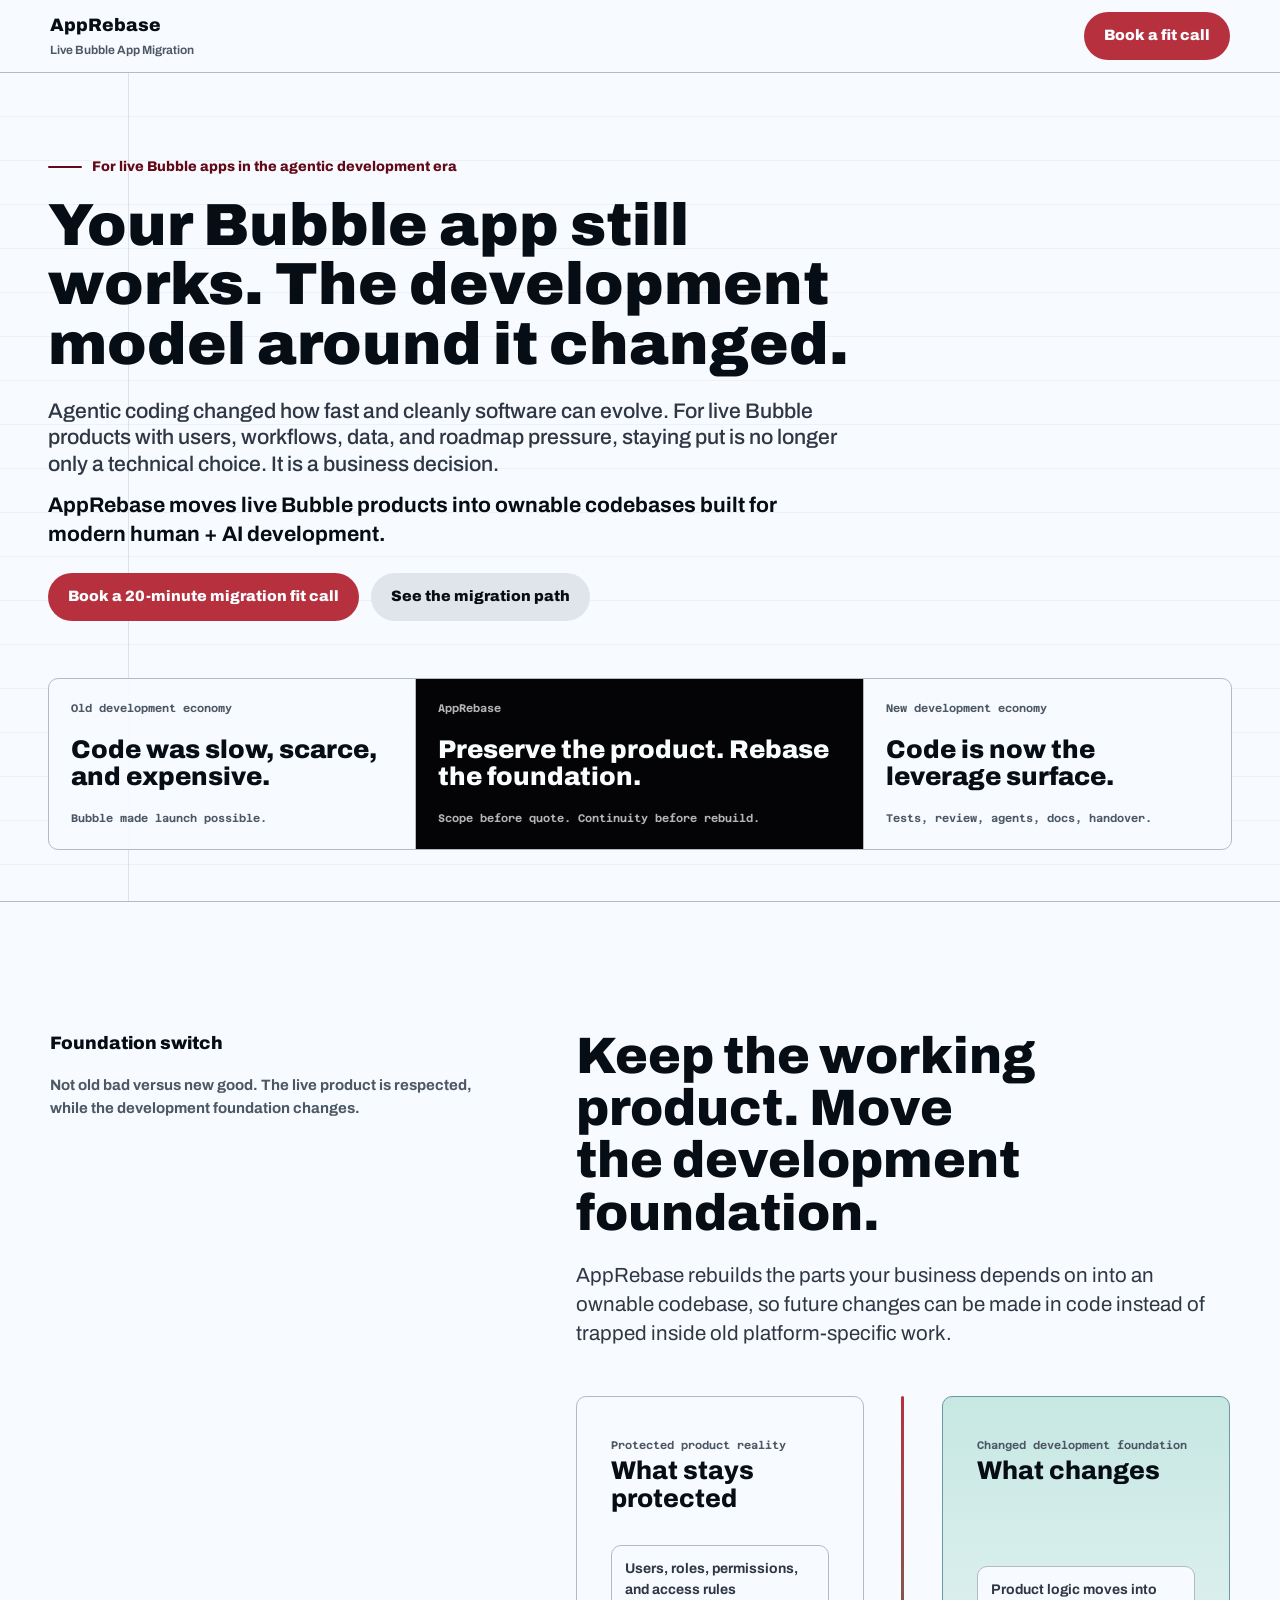
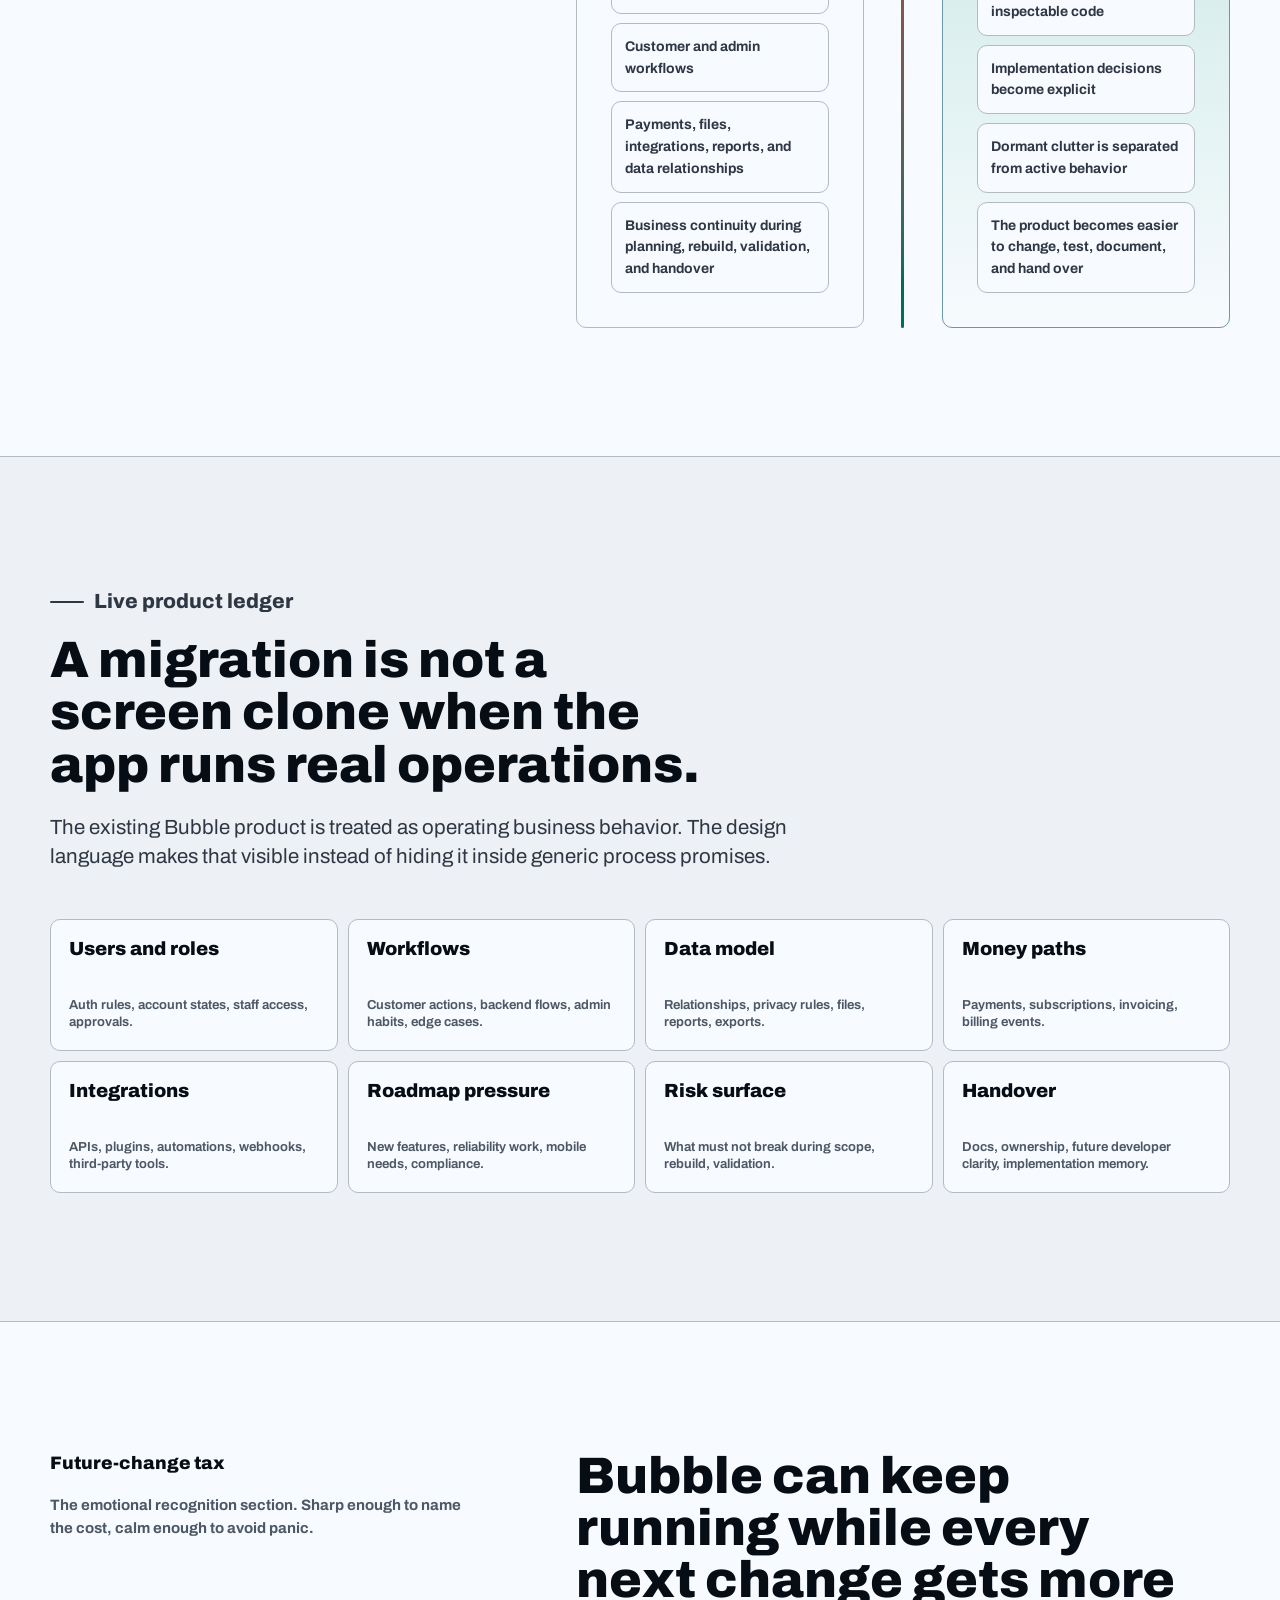
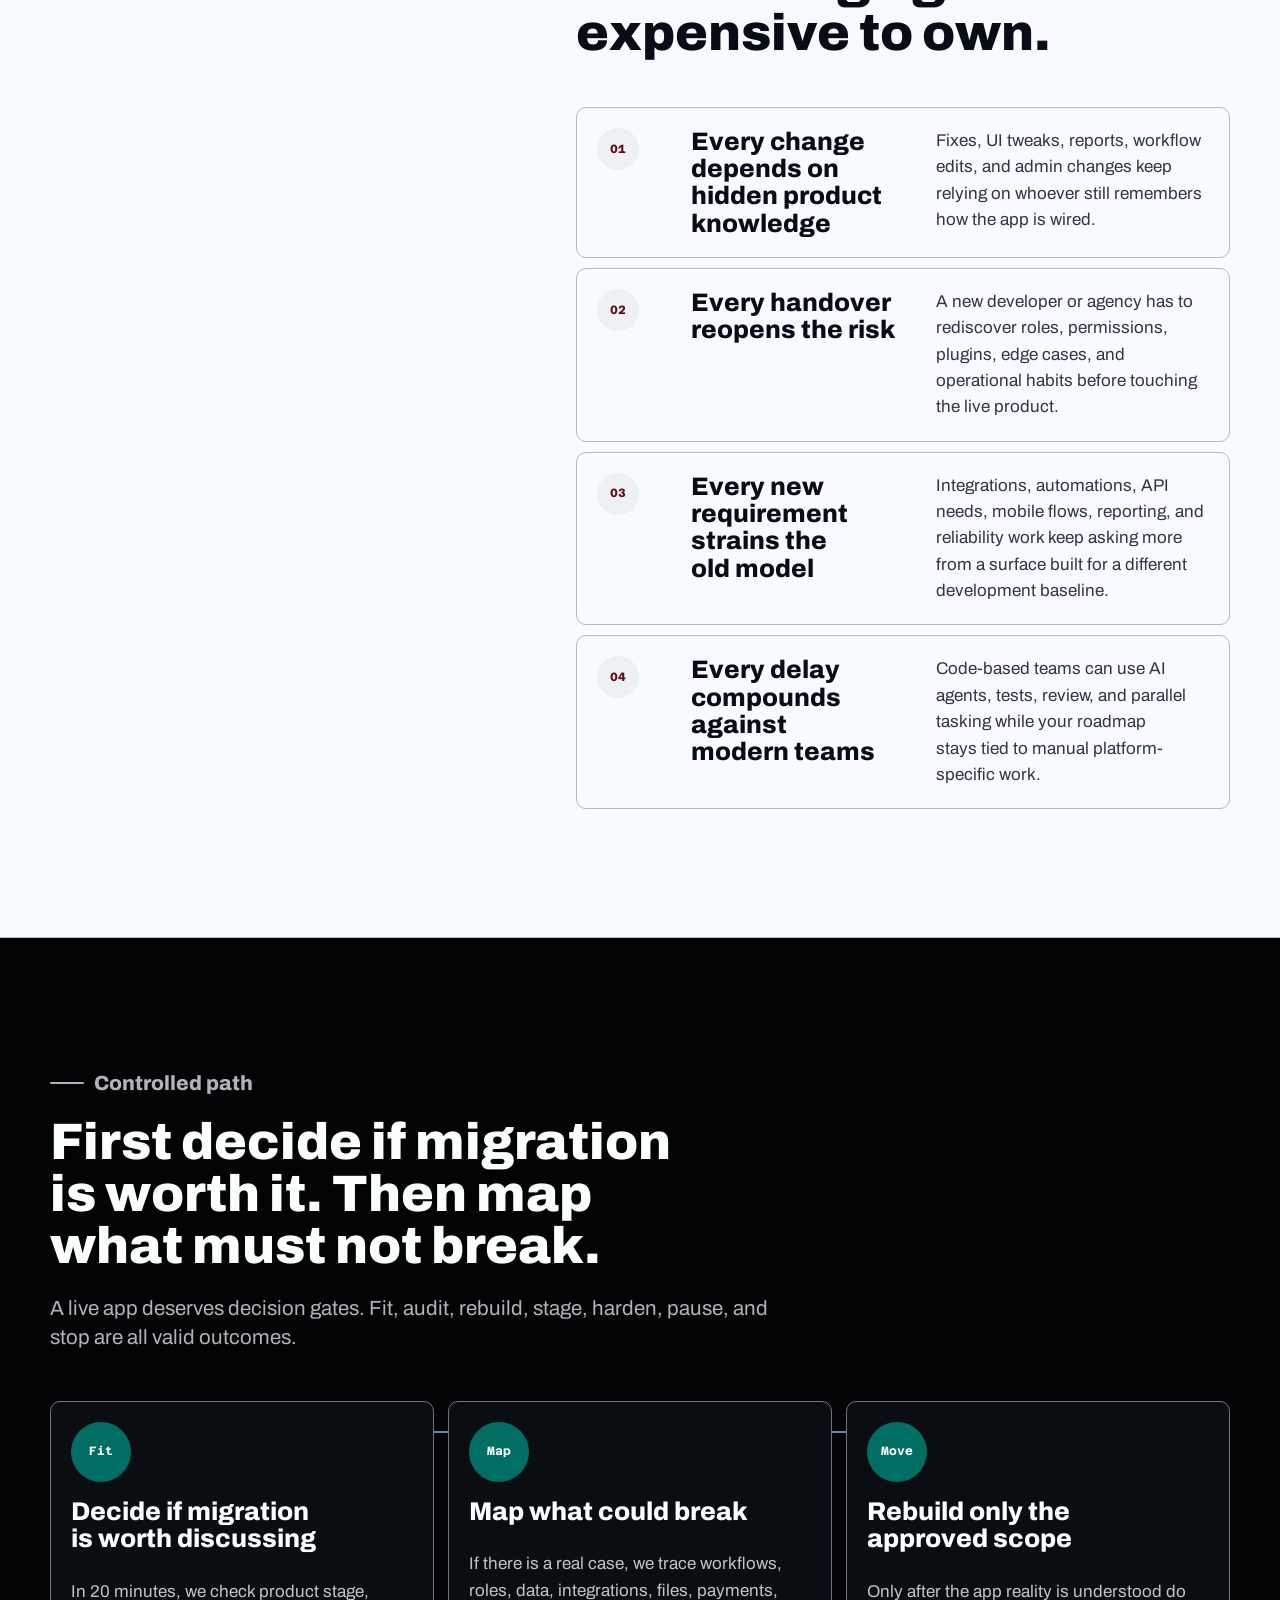
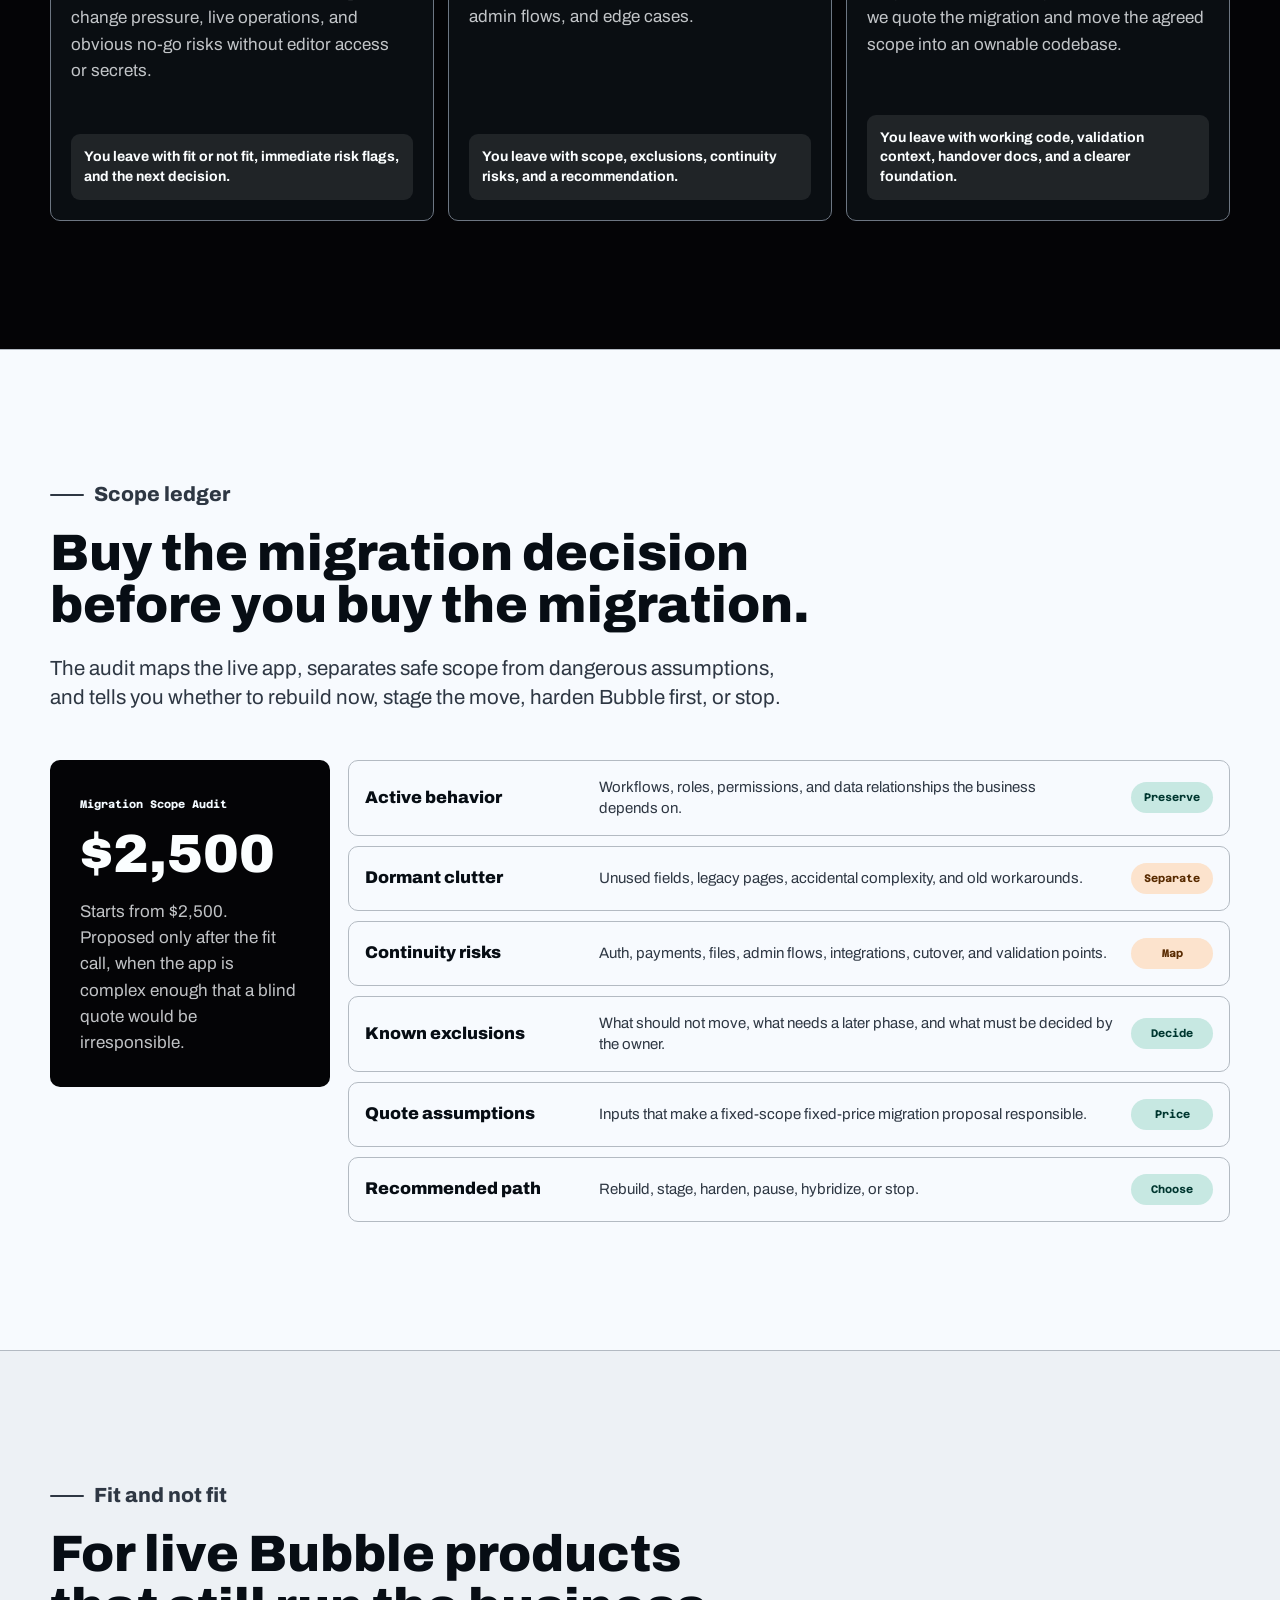
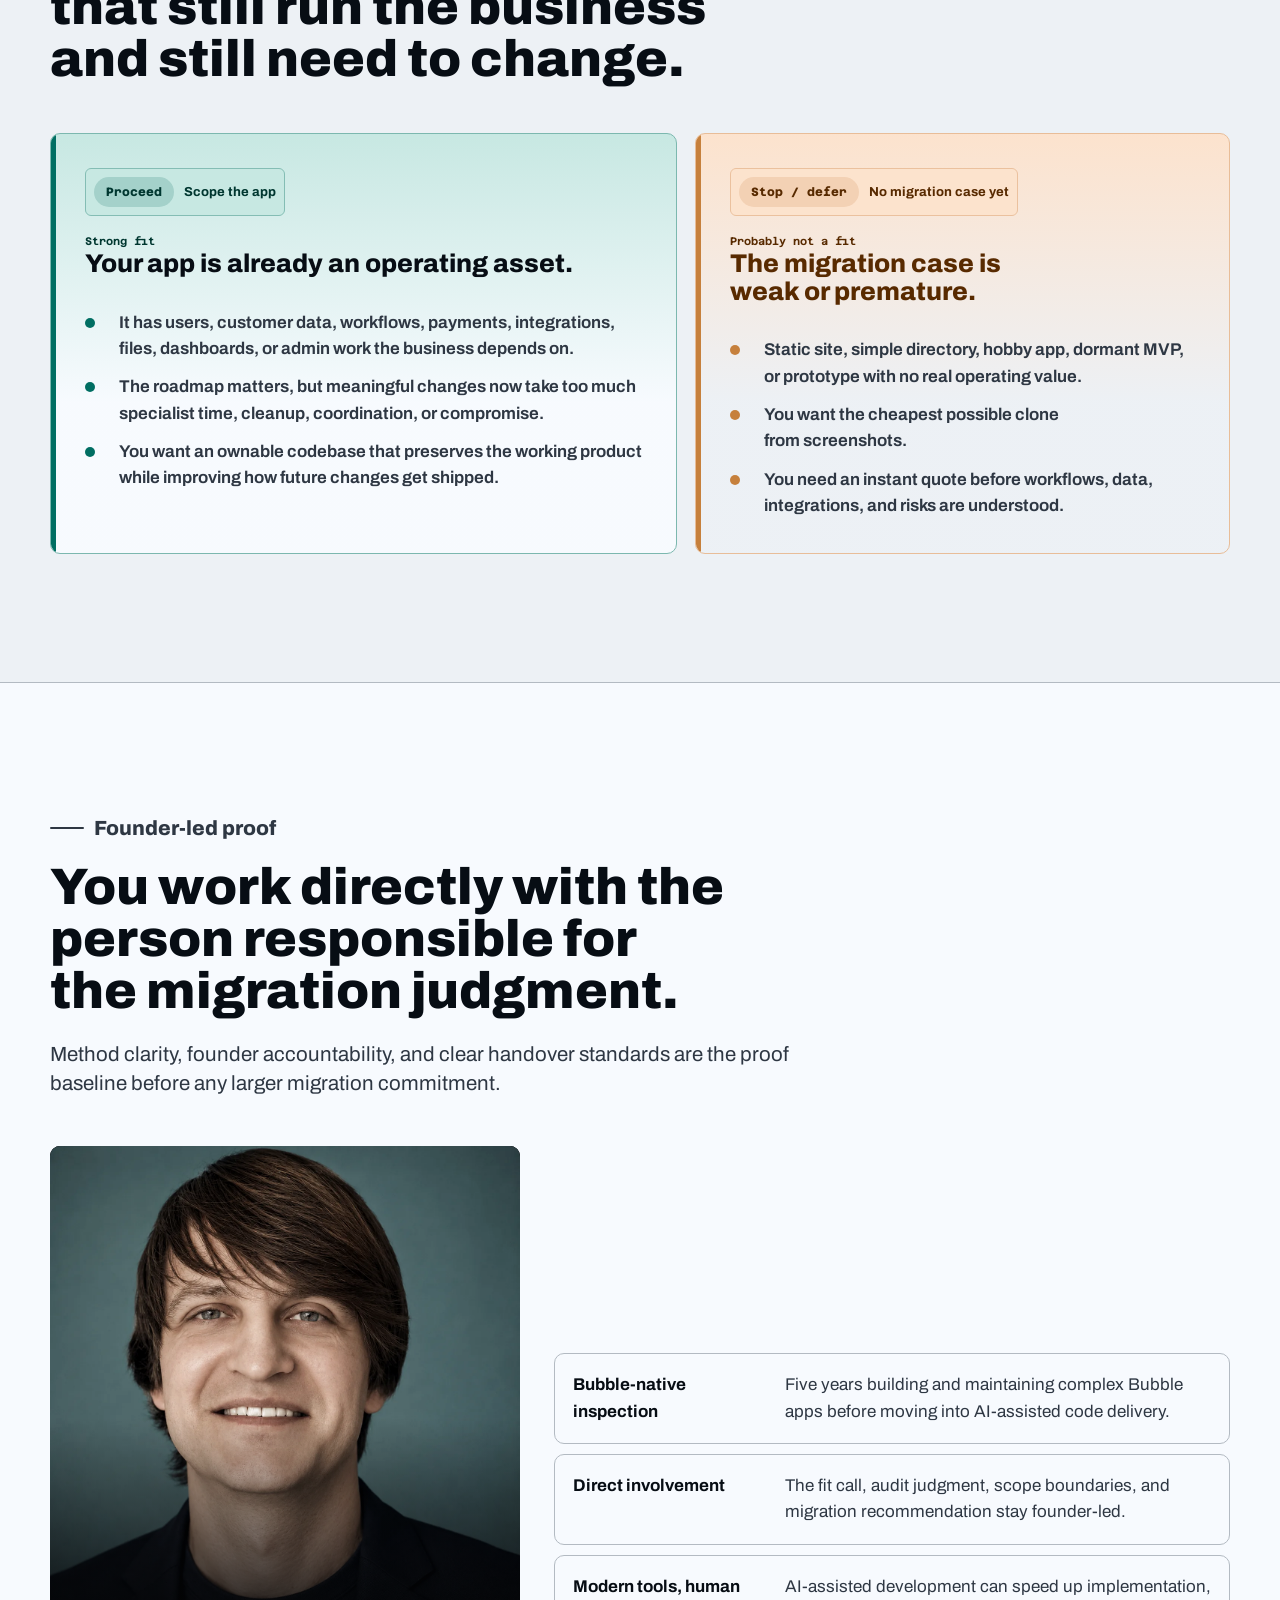
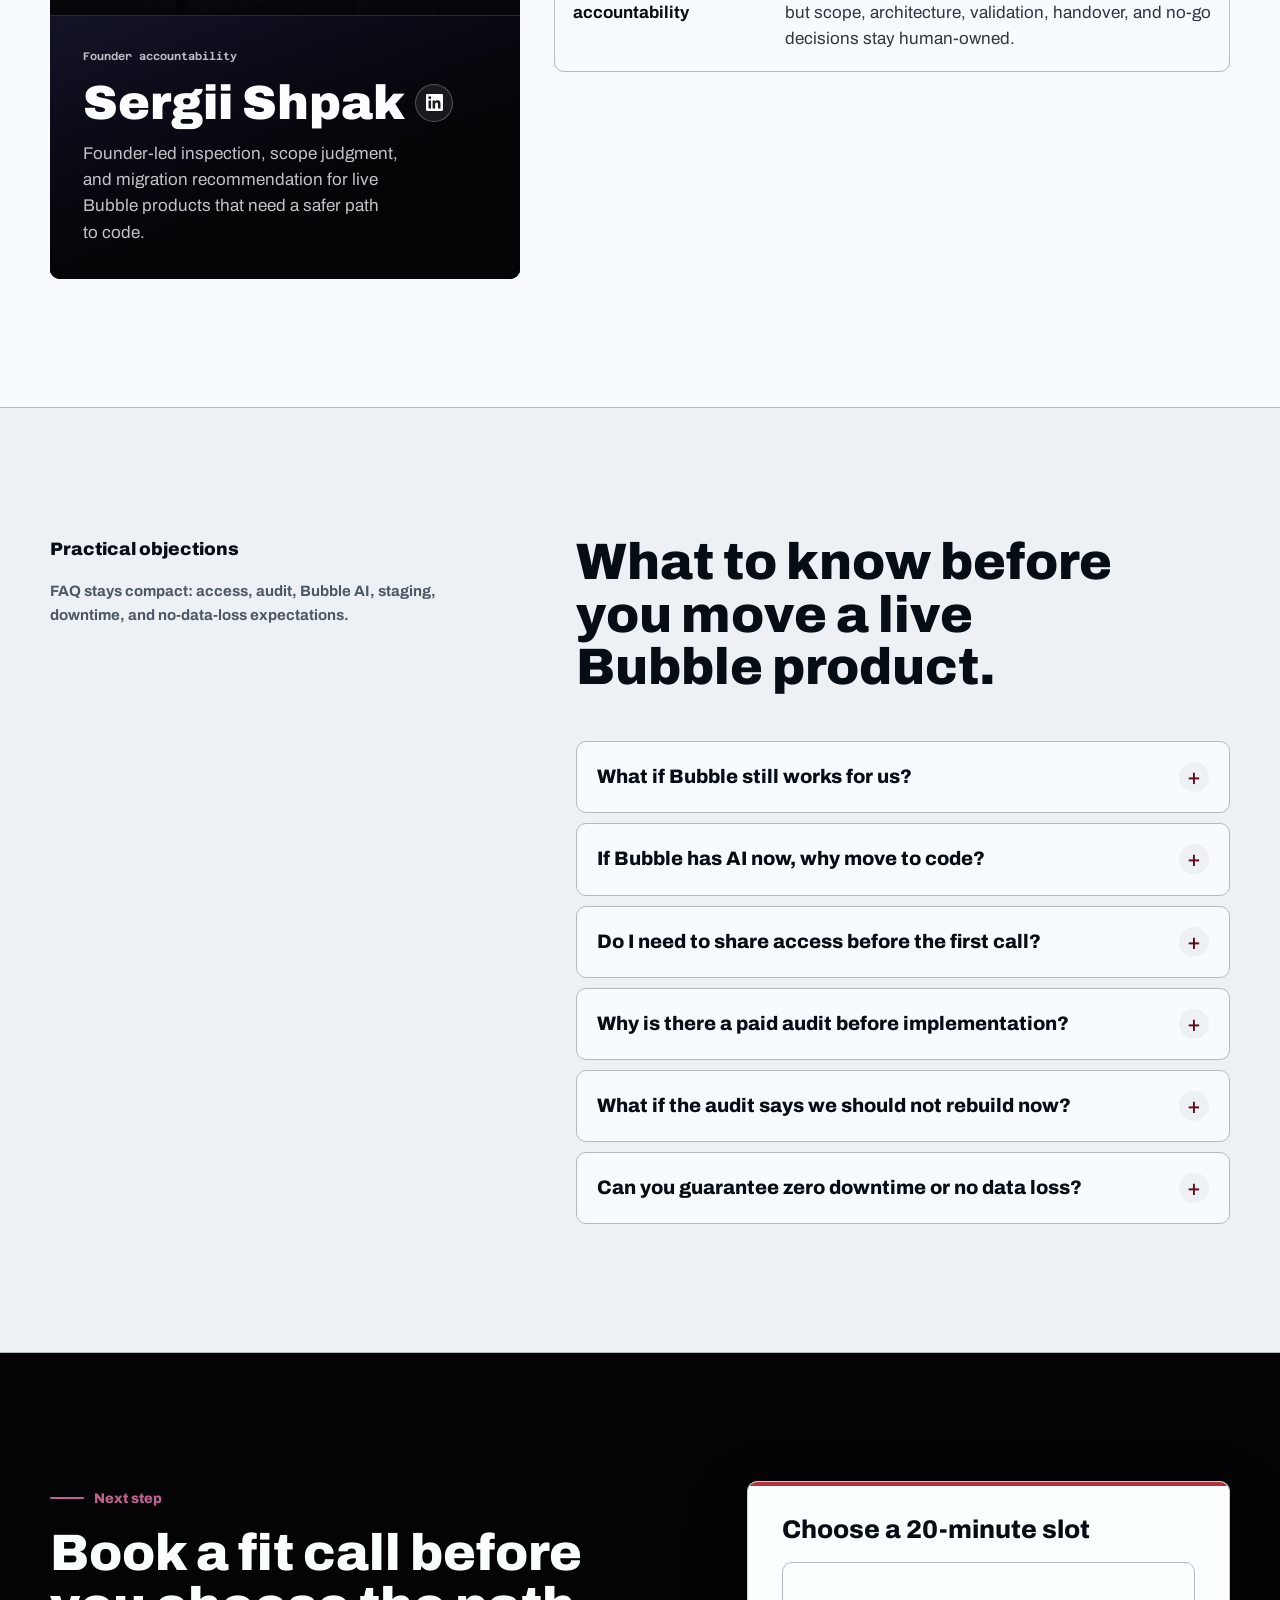
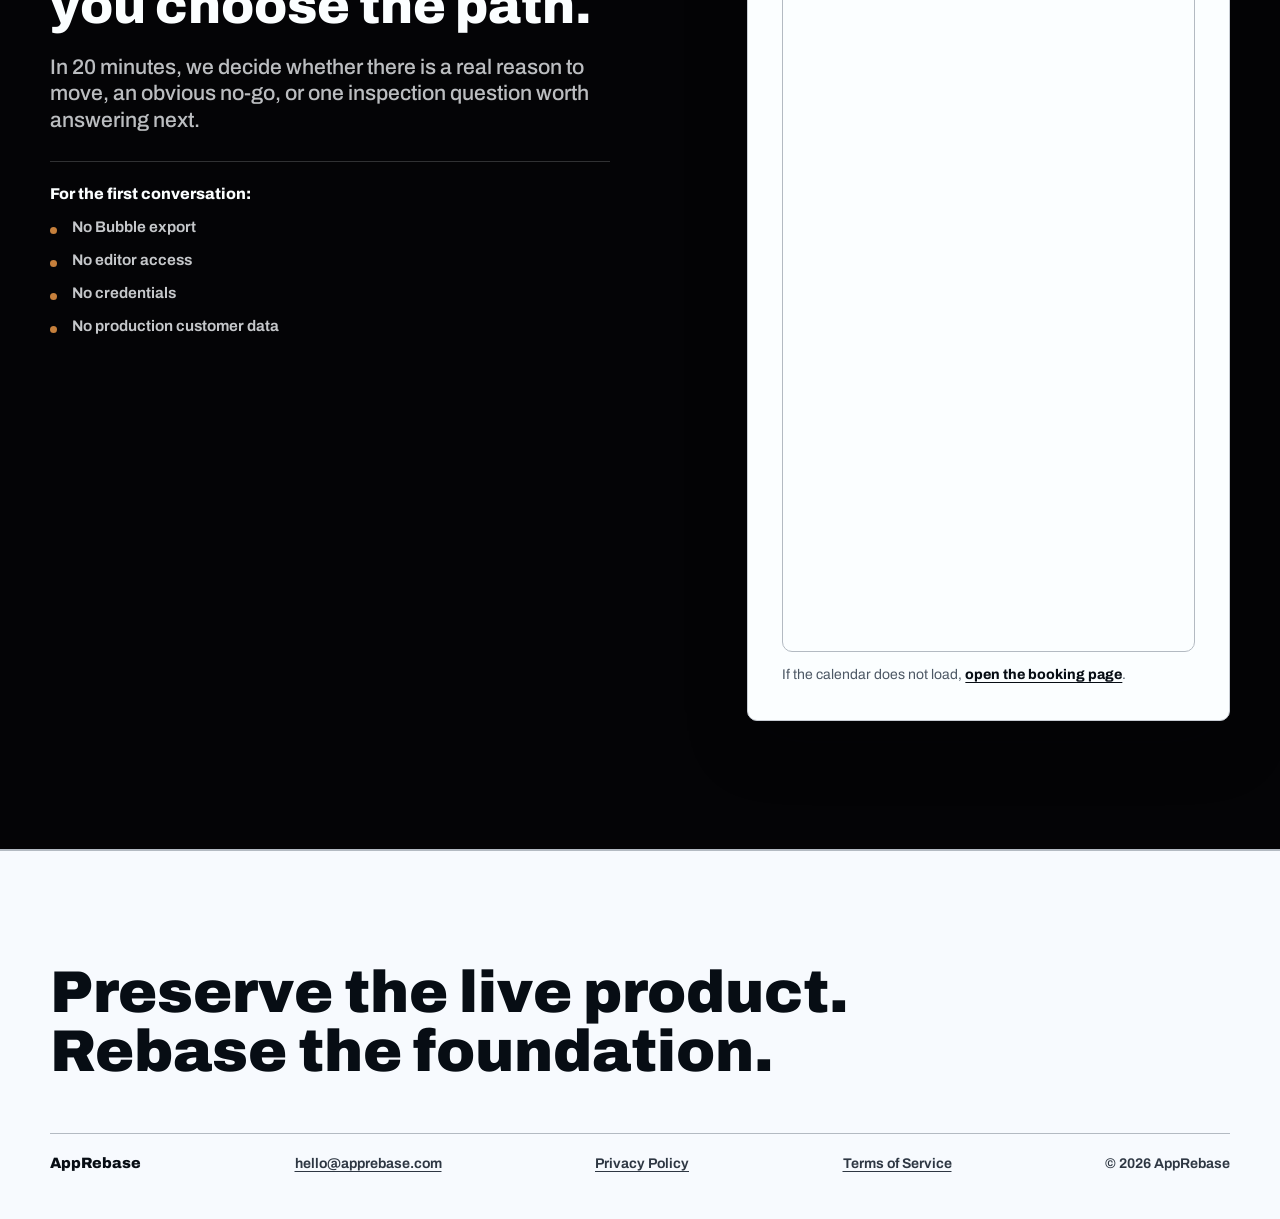
<file: index.html>
<!doctype html>
<html lang="en">
<head>
  <meta charset="utf-8">
  <meta name="viewport" content="width=device-width, initial-scale=1">
  <title>AppRebase | Live Bubble App Migration Into Ownable Code</title>
  <meta name="description" content="AppRebase helps founders move live Bubble products into ownable codebases built for modern human and AI development.">
  <link rel="canonical" href="https://apprebase.com/">
  <meta property="og:type" content="website">
  <meta property="og:site_name" content="AppRebase">
  <meta property="og:title" content="AppRebase | Live Bubble App Migration Into Ownable Code">
  <meta property="og:description" content="Move a live Bubble product into an ownable codebase without treating the working app like a blank-sheet rebuild.">
  <meta property="og:url" content="https://apprebase.com/">
  <meta name="twitter:card" content="summary">
  <meta name="twitter:title" content="AppRebase | Live Bubble App Migration Into Ownable Code">
  <meta name="twitter:description" content="A controlled migration path for live Bubble products that need ownership, handover clarity, and a stronger code foundation.">
  <link rel="icon" href="./favicon.svg" type="image/svg+xml">
  <link rel="preconnect" href="https://fonts.googleapis.com">
  <link rel="preconnect" href="https://fonts.gstatic.com" crossorigin>
  <link rel="preload" as="style" href="https://fonts.googleapis.com/css2?family=Archivo:wght@400;500;600;700;800;900&family=Azeret+Mono:wght@500;600;700&display=swap" onload="this.onload=null;this.rel='stylesheet'">
  <noscript><link rel="stylesheet" href="https://fonts.googleapis.com/css2?family=Archivo:wght@400;500;600;700;800;900&family=Azeret+Mono:wght@500;600;700&display=swap"></noscript>
  <script type="application/ld+json">
    {
      "@context": "https://schema.org",
      "@type": "ProfessionalService",
      "name": "AppRebase",
      "url": "https://apprebase.com/",
      "description": "AppRebase helps founders move live Bubble products into ownable codebases built for modern human and AI development.",
      "email": "hello@apprebase.com",
      "founder": {
        "@type": "Person",
        "name": "Sergii Shpak",
        "sameAs": "https://www.linkedin.com/in/sergiishpak/"
      }
    }
  </script>

  <script type="module" crossorigin src="./assets/index-Cl9zqwel.js"></script>
  <link rel="stylesheet" crossorigin href="./assets/index-CWJK4vTX.css">
</head>
<body>
  <header class="topbar">
    <div class="wrap topbar-inner">
      <a class="brand" href="#top" aria-label="AppRebase home">
        <span>AppRebase<small>Live Bubble App Migration</small></span>
      </a>
      <a class="button top" href="#contact" data-analytics-id="nav-fit-call">Book a fit call</a>
    </div>
  </header>

  <main id="top">
    <section class="section hero" aria-labelledby="hero-title">
      <div class="wide hero-inner">
        <div class="hero-copy reveal">
          <p class="kicker">For live Bubble apps in the agentic development era</p>
          <h1 id="hero-title">Your Bubble app still works. The development model around it changed.</h1>
          <p class="hero-lead">Agentic coding changed how fast and cleanly software can evolve. For live Bubble products with users, workflows, data, and roadmap pressure, staying put is no longer only a technical choice. It is a business decision.</p>
          <p class="hero-offer">AppRebase moves live Bubble products into ownable codebases built for modern human + AI development.</p>
          <div class="actions">
            <a class="button" href="#contact" data-analytics-id="hero-fit-call">Book a 20-minute migration fit call</a>
            <a class="button secondary" href="#method" data-analytics-id="hero-method-link">See the migration path</a>
          </div>
        </div>

        <div class="shift-map reveal" aria-label="Background shift map">
          <div class="shift-node">
            <span>Old development economy</span>
            <strong>Code was slow, scarce, and expensive.</strong>
            <span>Bubble made launch possible.</span>
          </div>
          <div class="shift-node rebase">
            <span>AppRebase</span>
            <strong>Preserve the product. Rebase the foundation.</strong>
            <span>Scope before quote. Continuity before rebuild.</span>
          </div>
          <div class="shift-node">
            <span>New development economy</span>
            <strong>Code is now the leverage surface.</strong>
            <span>Tests, review, agents, docs, handover.</span>
          </div>
        </div>
      </div>
    </section>

    <section class="section" id="migration">
      <div class="wrap section-inner two-col">
        <aside class="rail">
          <strong>Foundation switch</strong>
          <span>Not old bad versus new good. The live product is respected, while the development foundation changes.</span>
        </aside>
        <div>
          <div class="section-head">
            <h2>Keep the working product. Move the development foundation.</h2>
            <p>AppRebase rebuilds the parts your business depends on into an ownable codebase, so future changes can be made in code instead of trapped inside old platform-specific work.</p>
          </div>
          <div class="foundation-switch" aria-label="What stays protected and what changes">
            <article class="foundation-side">
              <div>
                <span class="artifact-label">Protected product reality</span>
                <h3>What stays protected</h3>
              </div>
              <ul class="mini-ledger">
                <li>Users, roles, permissions, and access rules</li>
                <li>Customer and admin workflows</li>
                <li>Payments, files, integrations, reports, and data relationships</li>
                <li>Business continuity during planning, rebuild, validation, and handover</li>
              </ul>
            </article>
            <div class="switch-axis" aria-hidden="true"><span></span></div>
            <article class="foundation-side code">
              <div>
                <span class="artifact-label">Changed development foundation</span>
                <h3>What changes</h3>
              </div>
              <ul class="mini-ledger">
                <li>Product logic moves into inspectable code</li>
                <li>Implementation decisions become explicit</li>
                <li>Dormant clutter is separated from active behavior</li>
                <li>The product becomes easier to change, test, document, and hand over</li>
              </ul>
            </article>
          </div>
        </div>
      </div>
    </section>

    <section class="section soft" id="live-product">
      <div class="wrap section-inner">
        <div class="section-head">
          <p class="kicker">Live product ledger</p>
          <h2>A migration is not a screen clone when the app runs real operations.</h2>
          <p>The existing Bubble product is treated as operating business behavior. The design language makes that visible instead of hiding it inside generic process promises.</p>
        </div>
        <div class="live-ledger" aria-label="Live product ledger">
          <article class="ledger-cell"><strong>Users and roles</strong><span>Auth rules, account states, staff access, approvals.</span></article>
          <article class="ledger-cell"><strong>Workflows</strong><span>Customer actions, backend flows, admin habits, edge cases.</span></article>
          <article class="ledger-cell"><strong>Data model</strong><span>Relationships, privacy rules, files, reports, exports.</span></article>
          <article class="ledger-cell"><strong>Money paths</strong><span>Payments, subscriptions, invoicing, billing events.</span></article>
          <article class="ledger-cell"><strong>Integrations</strong><span>APIs, plugins, automations, webhooks, third-party tools.</span></article>
          <article class="ledger-cell"><strong>Roadmap pressure</strong><span>New features, reliability work, mobile needs, compliance.</span></article>
          <article class="ledger-cell"><strong>Risk surface</strong><span>What must not break during scope, rebuild, validation.</span></article>
          <article class="ledger-cell"><strong>Handover</strong><span>Docs, ownership, future developer clarity, implementation memory.</span></article>
        </div>
      </div>
    </section>

    <section class="section" id="leverage">
      <div class="wrap section-inner two-col">
        <aside class="rail">
          <strong>Future-change tax</strong>
          <span>The emotional recognition section. Sharp enough to name the cost, calm enough to avoid panic.</span>
        </aside>
        <div>
          <div class="section-head">
            <h2>Bubble can keep running while every next change gets more expensive to own.</h2>
          </div>
          <div class="tax-ledger" aria-label="Development costs that compound before migration">
            <article class="ledger-row">
              <h3>Every change depends on hidden product knowledge</h3>
              <p>Fixes, UI tweaks, reports, workflow edits, and admin changes keep relying on whoever still remembers how the app is wired.</p>
            </article>
            <article class="ledger-row">
              <h3>Every handover reopens the risk</h3>
              <p>A new developer or agency has to rediscover roles, permissions, plugins, edge cases, and operational habits before touching the live product.</p>
            </article>
            <article class="ledger-row">
              <h3>Every new requirement strains the old model</h3>
              <p>Integrations, automations, API needs, mobile flows, reporting, and reliability work keep asking more from a surface built for a different development baseline.</p>
            </article>
            <article class="ledger-row">
              <h3>Every delay compounds against modern teams</h3>
              <p>Code-based teams can use AI agents, tests, review, and parallel tasking while your roadmap stays tied to manual platform-specific work.</p>
            </article>
          </div>
        </div>
      </div>
    </section>

    <section class="section dark" id="method">
      <div class="wrap section-inner">
        <div class="section-head">
          <p class="kicker">Controlled path</p>
          <h2>First decide if migration is worth it. Then map what must not break.</h2>
          <p>A live app deserves decision gates. Fit, audit, rebuild, stage, harden, pause, and stop are all valid outcomes.</p>
        </div>
        <div class="method-track" aria-label="AppRebase migration process">
          <article class="method-step">
            <span class="method-dot">Fit</span>
            <h3>Decide if migration is worth discussing</h3>
            <p>In 20 minutes, we check product stage, change pressure, live operations, and obvious no-go risks without editor access or secrets.</p>
            <div class="output">You leave with fit or not fit, immediate risk flags, and the next decision.</div>
          </article>
          <article class="method-step">
            <span class="method-dot">Map</span>
            <h3>Map what could break</h3>
            <p>If there is a real case, we trace workflows, roles, data, integrations, files, payments, admin flows, and edge cases.</p>
            <div class="output">You leave with scope, exclusions, continuity risks, and a recommendation.</div>
          </article>
          <article class="method-step">
            <span class="method-dot">Move</span>
            <h3>Rebuild only the approved scope</h3>
            <p>Only after the app reality is understood do we quote the migration and move the agreed scope into an ownable codebase.</p>
            <div class="output">You leave with working code, validation context, handover docs, and a clearer foundation.</div>
          </article>
        </div>
      </div>
    </section>

    <section class="section" id="audit">
      <div class="wrap section-inner">
        <div class="section-head">
          <p class="kicker">Scope ledger</p>
          <h2>Buy the migration decision before you buy the migration.</h2>
          <p>The audit maps the live app, separates safe scope from dangerous assumptions, and tells you whether to rebuild now, stage the move, harden Bubble first, or stop.</p>
        </div>
        <div class="audit-grid">
          <aside class="price">
            <div>
              <span class="artifact-label">Migration Scope Audit</span>
              <strong>$2,500</strong>
            </div>
            <p>Starts from $2,500. Proposed only after the fit call, when the app is complex enough that a blind quote would be irresponsible.</p>
          </aside>
          <div class="scope-ledger" aria-label="Scope ledger sample">
            <article class="scope-row"><strong>Active behavior</strong><p>Workflows, roles, permissions, and data relationships the business depends on.</p><span class="badge">Preserve</span></article>
            <article class="scope-row"><strong>Dormant clutter</strong><p>Unused fields, legacy pages, accidental complexity, and old workarounds.</p><span class="badge caution">Separate</span></article>
            <article class="scope-row"><strong>Continuity risks</strong><p>Auth, payments, files, admin flows, integrations, cutover, and validation points.</p><span class="badge caution">Map</span></article>
            <article class="scope-row"><strong>Known exclusions</strong><p>What should not move, what needs a later phase, and what must be decided by the owner.</p><span class="badge">Decide</span></article>
            <article class="scope-row"><strong>Quote assumptions</strong><p>Inputs that make a fixed-scope fixed-price migration proposal responsible.</p><span class="badge">Price</span></article>
            <article class="scope-row"><strong>Recommended path</strong><p>Rebuild, stage, harden, pause, hybridize, or stop.</p><span class="badge">Choose</span></article>
          </div>
        </div>
      </div>
    </section>

    <section class="section soft" id="fit">
      <div class="wrap section-inner">
        <div class="section-head">
          <p class="kicker">Fit and not fit</p>
          <h2>For live Bubble products that still run the business and still need to change.</h2>
        </div>
        <div class="fit-grid" aria-label="Fit and not fit">
          <article class="fit-block">
            <div class="fit-decision">
              <span class="decision-word">Proceed</span>
              <span class="decision-note">Scope the app</span>
            </div>
            <span class="artifact-label">Strong fit</span>
            <h3>Your app is already an operating asset.</h3>
            <ul class="fit-list">
              <li>It has users, customer data, workflows, payments, integrations, files, dashboards, or admin work the business depends on.</li>
              <li>The roadmap matters, but meaningful changes now take too much specialist time, cleanup, coordination, or compromise.</li>
              <li>You want an ownable codebase that preserves the working product while improving how future changes get shipped.</li>
            </ul>
          </article>
          <article class="fit-block not">
            <div class="fit-decision">
              <span class="decision-word">Stop / defer</span>
              <span class="decision-note">No migration case yet</span>
            </div>
            <span class="artifact-label">Probably not a fit</span>
            <h3>The migration case is weak or premature.</h3>
            <ul class="fit-list">
              <li>Static site, simple directory, hobby app, dormant MVP, or prototype with no real operating value.</li>
              <li>You want the cheapest possible clone from screenshots.</li>
              <li>You need an instant quote before workflows, data, integrations, and risks are understood.</li>
            </ul>
          </article>
        </div>
      </div>
    </section>

    <section class="section" id="proof">
      <div class="wrap section-inner">
        <div class="section-head">
          <p class="kicker">Founder-led proof</p>
          <h2>You work directly with the person responsible for the migration judgment.</h2>
          <p>Method clarity, founder accountability, and clear handover standards are the proof baseline before any larger migration commitment.</p>
        </div>
        <div class="founder-proof">
          <aside class="founder-card" aria-label="Founder accountability panel">
            <figure class="founder-photo">
              <picture>
                <source srcset="./assets/sergii-shpak-founder-portrait-v1-D62x7R3v.webp" type="image/webp">
                <img src="./assets/sergii-shpak-founder-portrait-v1-D9zMSSJE.png" alt="Portrait of Sergii Shpak, founder of AppRebase" width="1254" height="1254" loading="lazy" decoding="async">
              </picture>
            </figure>
            <div class="founder-card-body">
              <span class="artifact-label">Founder accountability</span>
              <div class="founder-name-row">
                <strong>Sergii Shpak</strong>
                <a class="founder-linkedin" href="https://www.linkedin.com/in/sergiishpak/" target="_blank" rel="noopener noreferrer" aria-label="View Sergii Shpak on LinkedIn">
                  <svg viewBox="0 0 24 24" aria-hidden="true" focusable="false">
                    <path d="M20.45 20.45h-3.56v-5.57c0-1.33-.02-3.04-1.85-3.04-1.85 0-2.14 1.45-2.14 2.95v5.66H9.34V9h3.42v1.56h.05c.48-.9 1.64-1.85 3.37-1.85 3.6 0 4.27 2.37 4.27 5.46v6.28ZM5.33 7.43a2.06 2.06 0 1 1 0-4.12 2.06 2.06 0 0 1 0 4.12Zm1.78 13.02H3.55V9h3.56v11.45ZM22.22 0H1.77C.79 0 0 .77 0 1.72v20.56C0 23.23.79 24 1.77 24h20.45c.98 0 1.78-.77 1.78-1.72V1.72C24 .77 23.2 0 22.22 0Z" />
                  </svg>
                </a>
              </div>
              <p>Founder-led inspection, scope judgment, and migration recommendation for live Bubble products that need a safer path to code.</p>
            </div>
          </aside>
          <div class="founder-proof-main">
            <div class="proof-stack">
              <article class="proof-row"><strong>Bubble-native inspection</strong><p>Five years building and maintaining complex Bubble apps before moving into AI-assisted code delivery.</p></article>
              <article class="proof-row"><strong>Direct involvement</strong><p>The fit call, audit judgment, scope boundaries, and migration recommendation stay founder-led.</p></article>
              <article class="proof-row"><strong>Modern tools, human accountability</strong><p>AI-assisted development can speed up implementation, but scope, architecture, validation, handover, and no-go decisions stay human-owned.</p></article>
            </div>
          </div>
        </div>
      </div>
    </section>

    <section class="section soft" id="faq">
      <div class="wrap section-inner two-col">
        <aside class="rail">
          <strong>Practical objections</strong>
          <span>FAQ stays compact: access, audit, Bubble AI, staging, downtime, and no-data-loss expectations.</span>
        </aside>
        <div>
          <div class="section-head">
            <h2>What to know before you move a live Bubble product.</h2>
          </div>
          <div class="faq">
            <details>
              <summary>What if Bubble still works for us?</summary>
              <div class="answer"><p>Then migration is not automatic. The question is whether staying on the current foundation now costs more in speed, specialist dependency, handover risk, or future change than a controlled move would cost.</p></div>
            </details>
            <details>
              <summary>If Bubble has AI now, why move to code?</summary>
              <div class="answer"><p>Bubble AI may help inside Bubble. The migration case is different: whether your product now needs code-level inspection, tests, version control, parallel implementation, cleaner handover, and direct human + AI development on the product foundation itself.</p></div>
            </details>
            <details>
              <summary>Do I need to share access before the first call?</summary>
              <div class="answer"><p>No. The first call is low-access. No export, editor access, credentials, secrets, or production customer data are needed for the first conversation.</p></div>
            </details>
            <details>
              <summary>Why is there a paid audit before implementation?</summary>
              <div class="answer"><p>Because a live app cannot be priced responsibly from screenshots or a quick call. The audit maps what must be preserved, what should change, where the risks live, and whether a fixed-scope migration should happen at all.</p></div>
            </details>
            <details>
              <summary>What if the audit says we should not rebuild now?</summary>
              <div class="answer"><p>Then that is the decision. You leave with the reason, the risk picture, and the next sensible path: pause, harden Bubble first, stage the move, hybridize, or stop.</p></div>
            </details>
            <details>
              <summary>Can you guarantee zero downtime or no data loss?</summary>
              <div class="answer"><p>Not before the app is understood. The responsible commitment is to identify continuity, data, auth, workflow, validation, and cutover risks before implementation, then scope the migration around what has to stay safe.</p></div>
            </details>
          </div>
        </div>
      </div>
    </section>

    <section class="section dark contact" id="contact">
      <div class="wrap section-inner">
        <div class="contact-copy">
          <p class="kicker">Next step</p>
          <h2>Book a fit call before you choose the path.</h2>
          <p class="hero-lead">In 20 minutes, we decide whether there is a real reason to move, an obvious no-go, or one inspection question worth answering next.</p>
          <div class="boundary-panel">
            <p class="boundary-label">For the first conversation:</p>
            <ul class="boundary-list" aria-label="Final call access boundary">
              <li>No Bubble export</li>
              <li>No editor access</li>
              <li>No credentials</li>
              <li>No production customer data</li>
            </ul>
          </div>
        </div>
        <aside class="booking" aria-label="Cal.com booking">
          <h3>Choose a 20-minute slot</h3>
          <div class="booking-window" data-booking-window>
            <div class="booking-placeholder" id="booking-placeholder">
              <p>Calendar slots load here when you reach this section.</p>
              <button class="button secondary booking-load" type="button" data-booking-load>Load calendar</button>
            </div>
            <div style="width:100%;height:100%;overflow:hidden" id="my-cal-inline-20min" hidden></div>
          </div>
          <p class="booking-fallback">If the calendar does not load, <a href="https://cal.com/apprebase/20min" data-analytics-id="booking-fallback-link">open the booking page</a>.</p>
        </aside>
      </div>
    </section>
  </main>

  <footer class="footer">
    <div class="wrap footer-inner">
      <p class="footer-line">
        <span>Preserve the live product.</span>
        <span>Rebase the foundation.</span>
      </p>
      <div class="footer-meta">
        <strong>AppRebase</strong>
        <a href="mailto:hello@apprebase.com?subject=Bubble%20migration%20question" data-analytics-id="footer-email">hello@apprebase.com</a>
        <a href="./privacy.html">Privacy Policy</a>
        <a href="./terms.html">Terms of Service</a>
        <span>&copy; 2026 AppRebase</span>
      </div>
    </div>
  </footer>
</body>
</html>
</file>
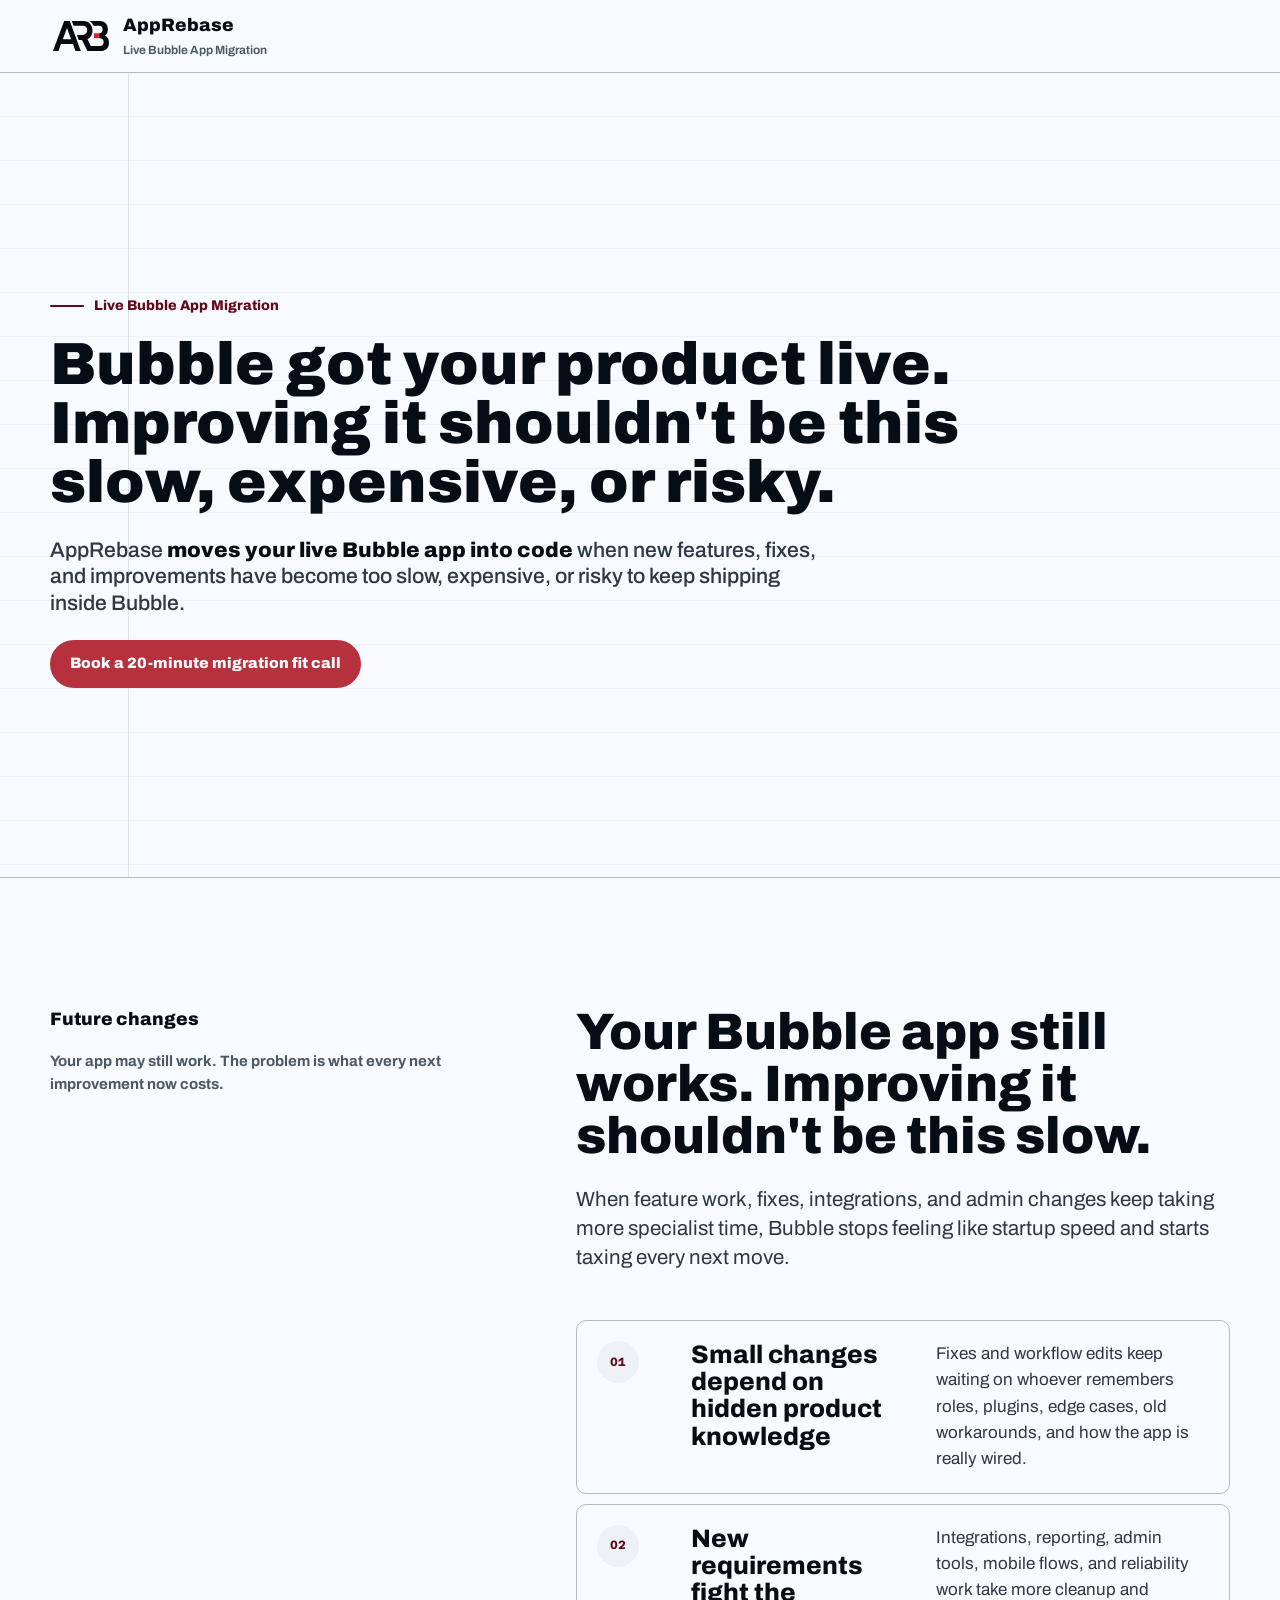
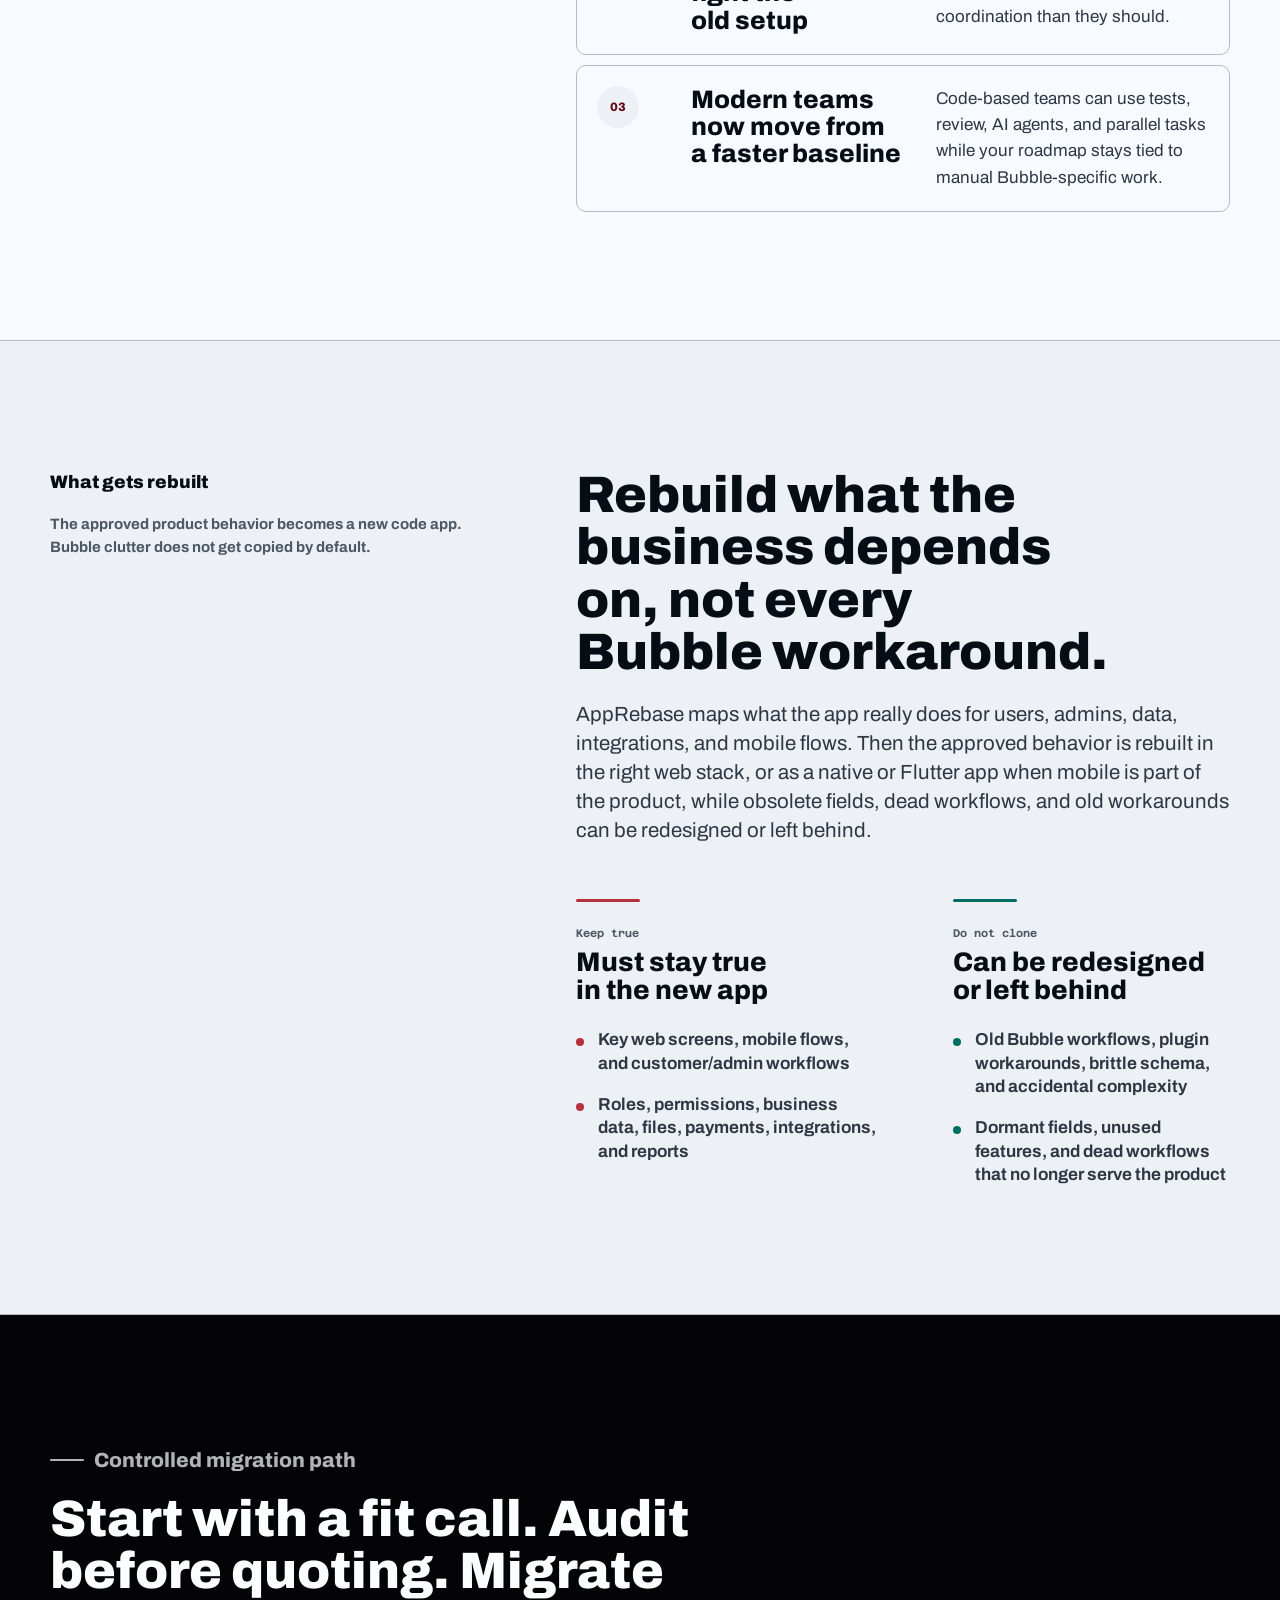
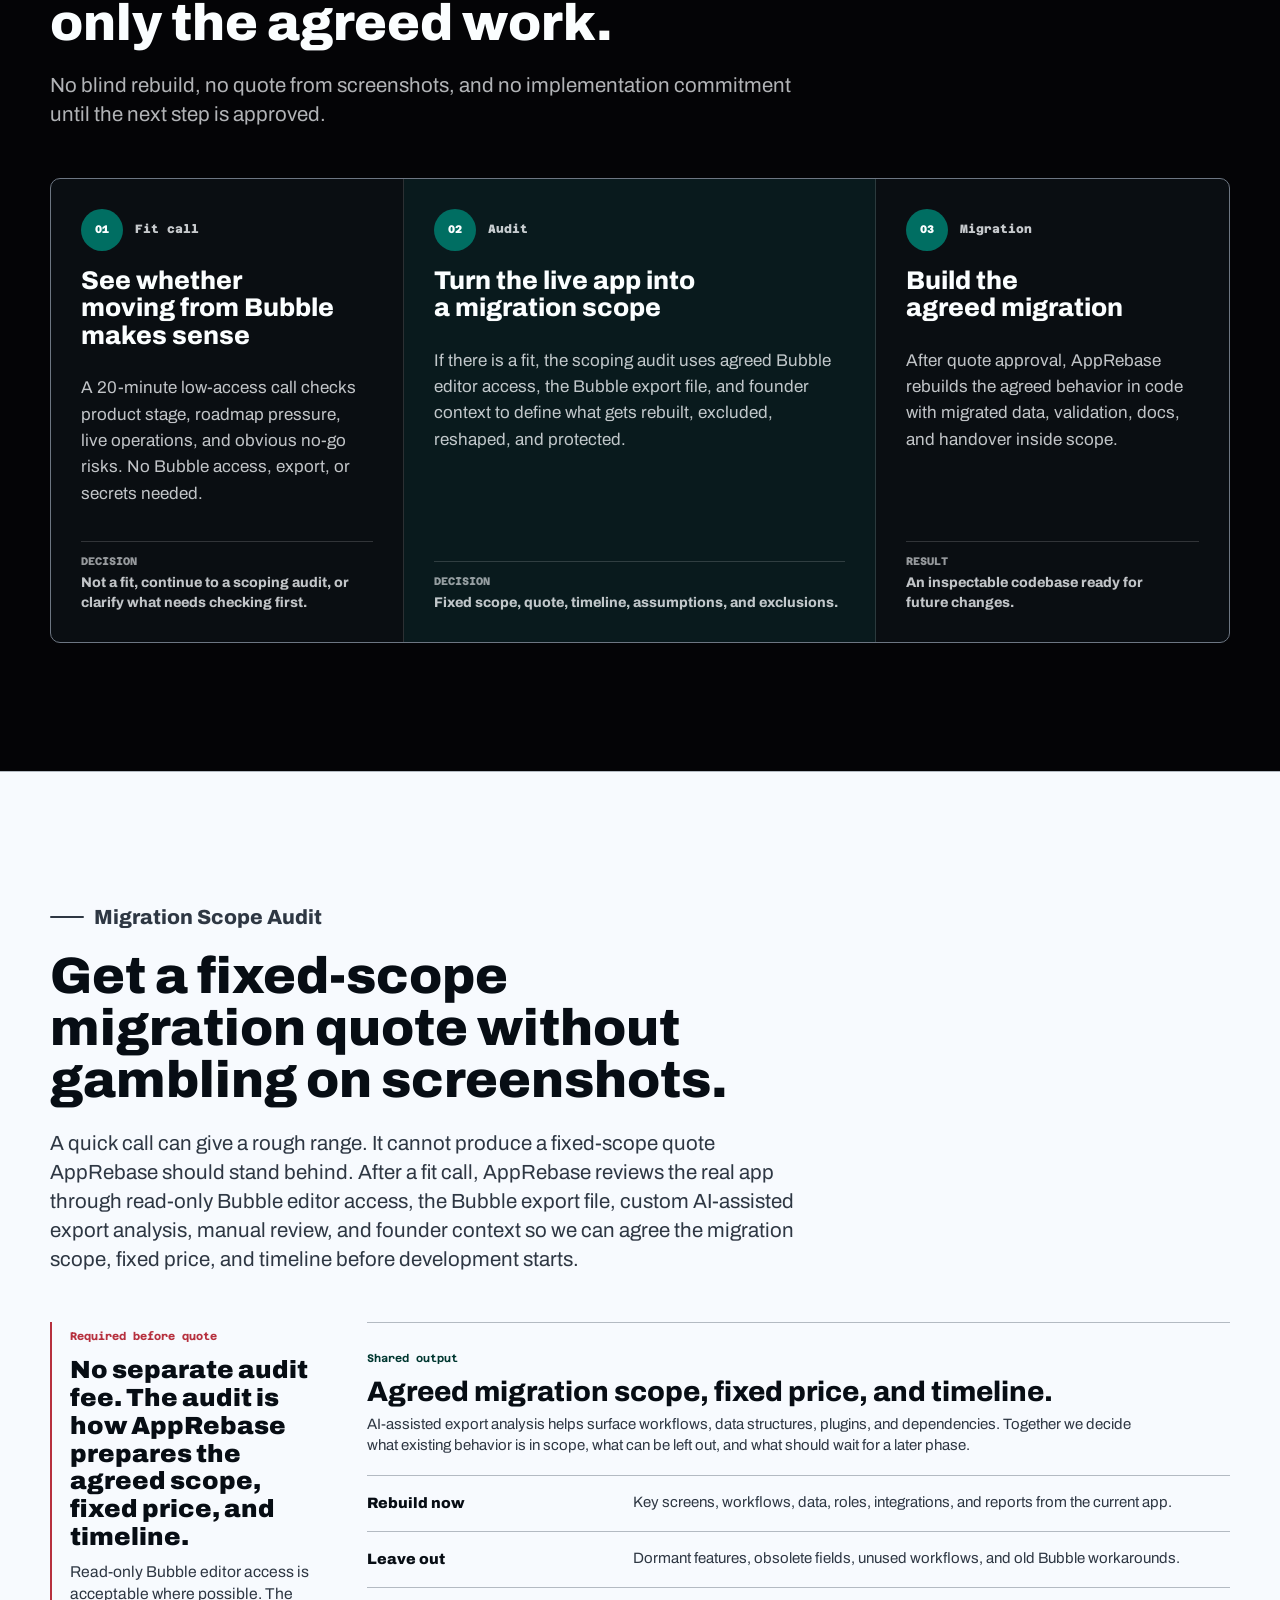
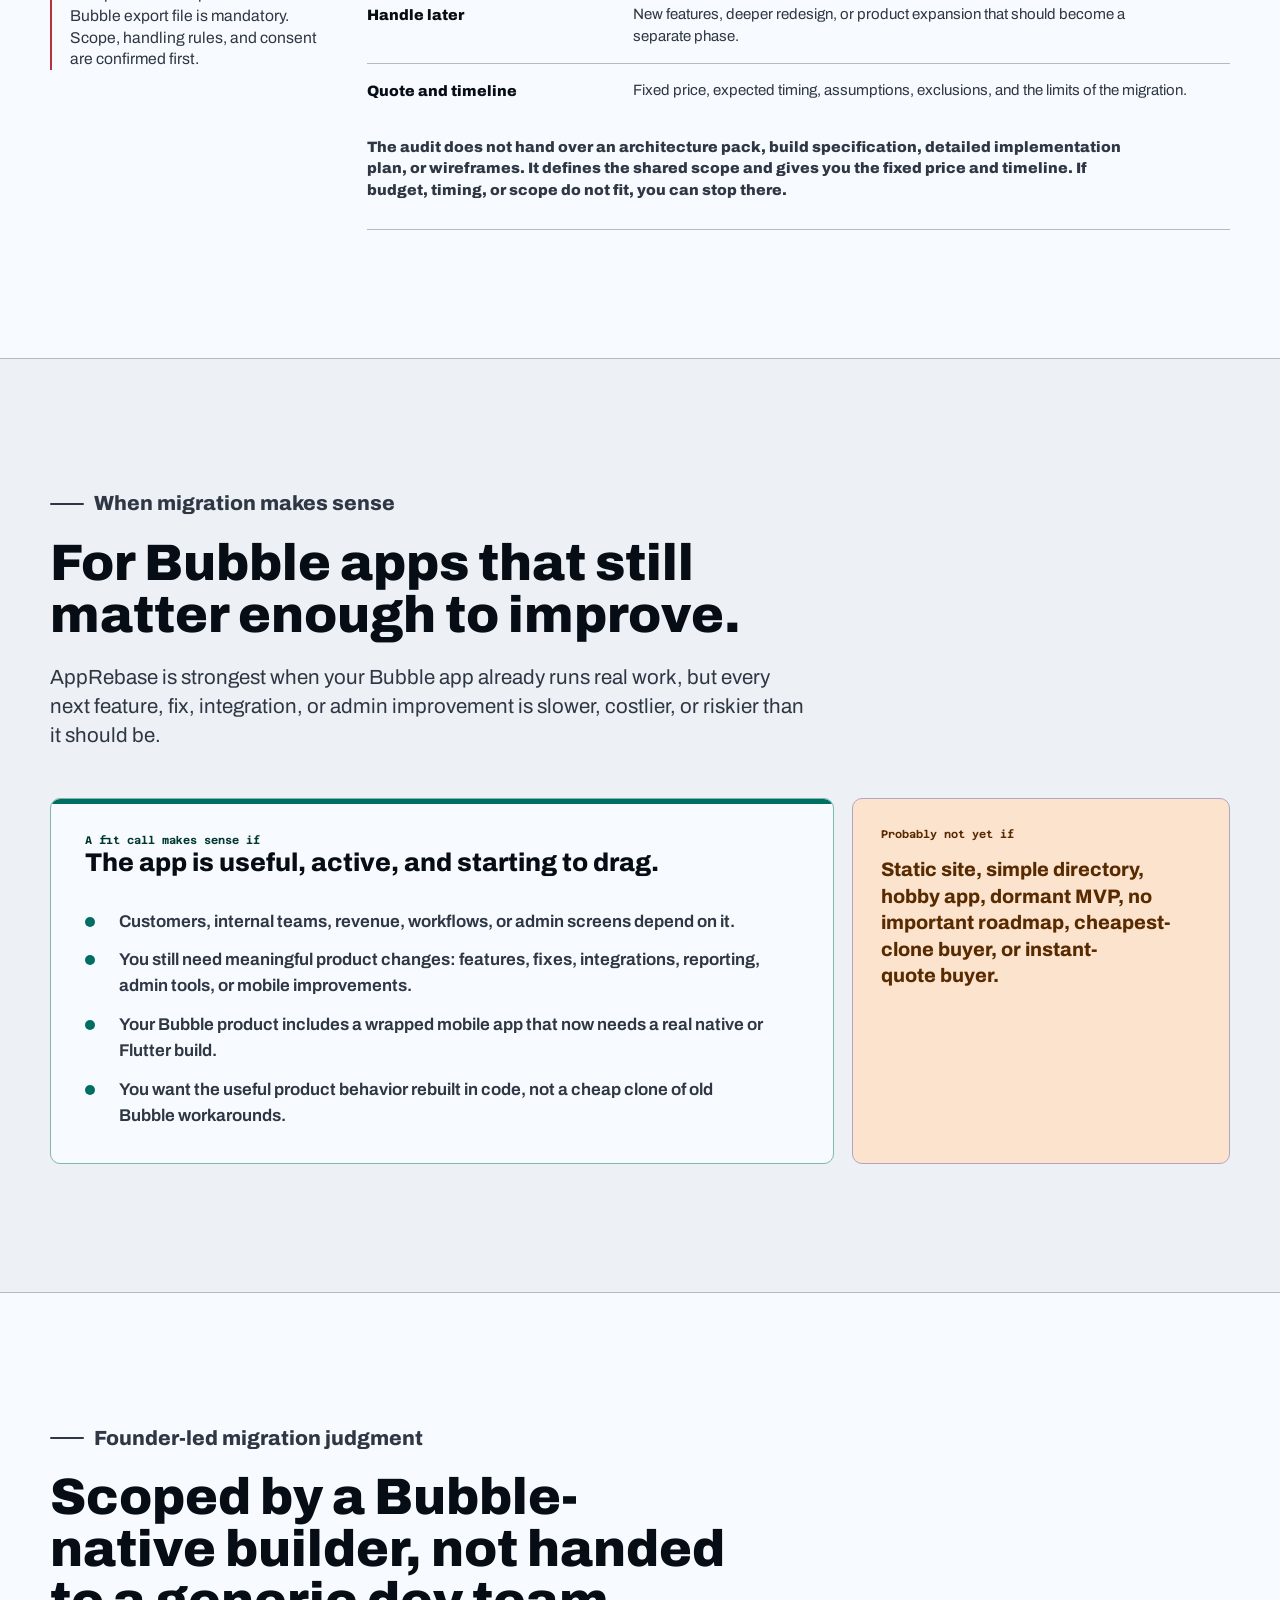
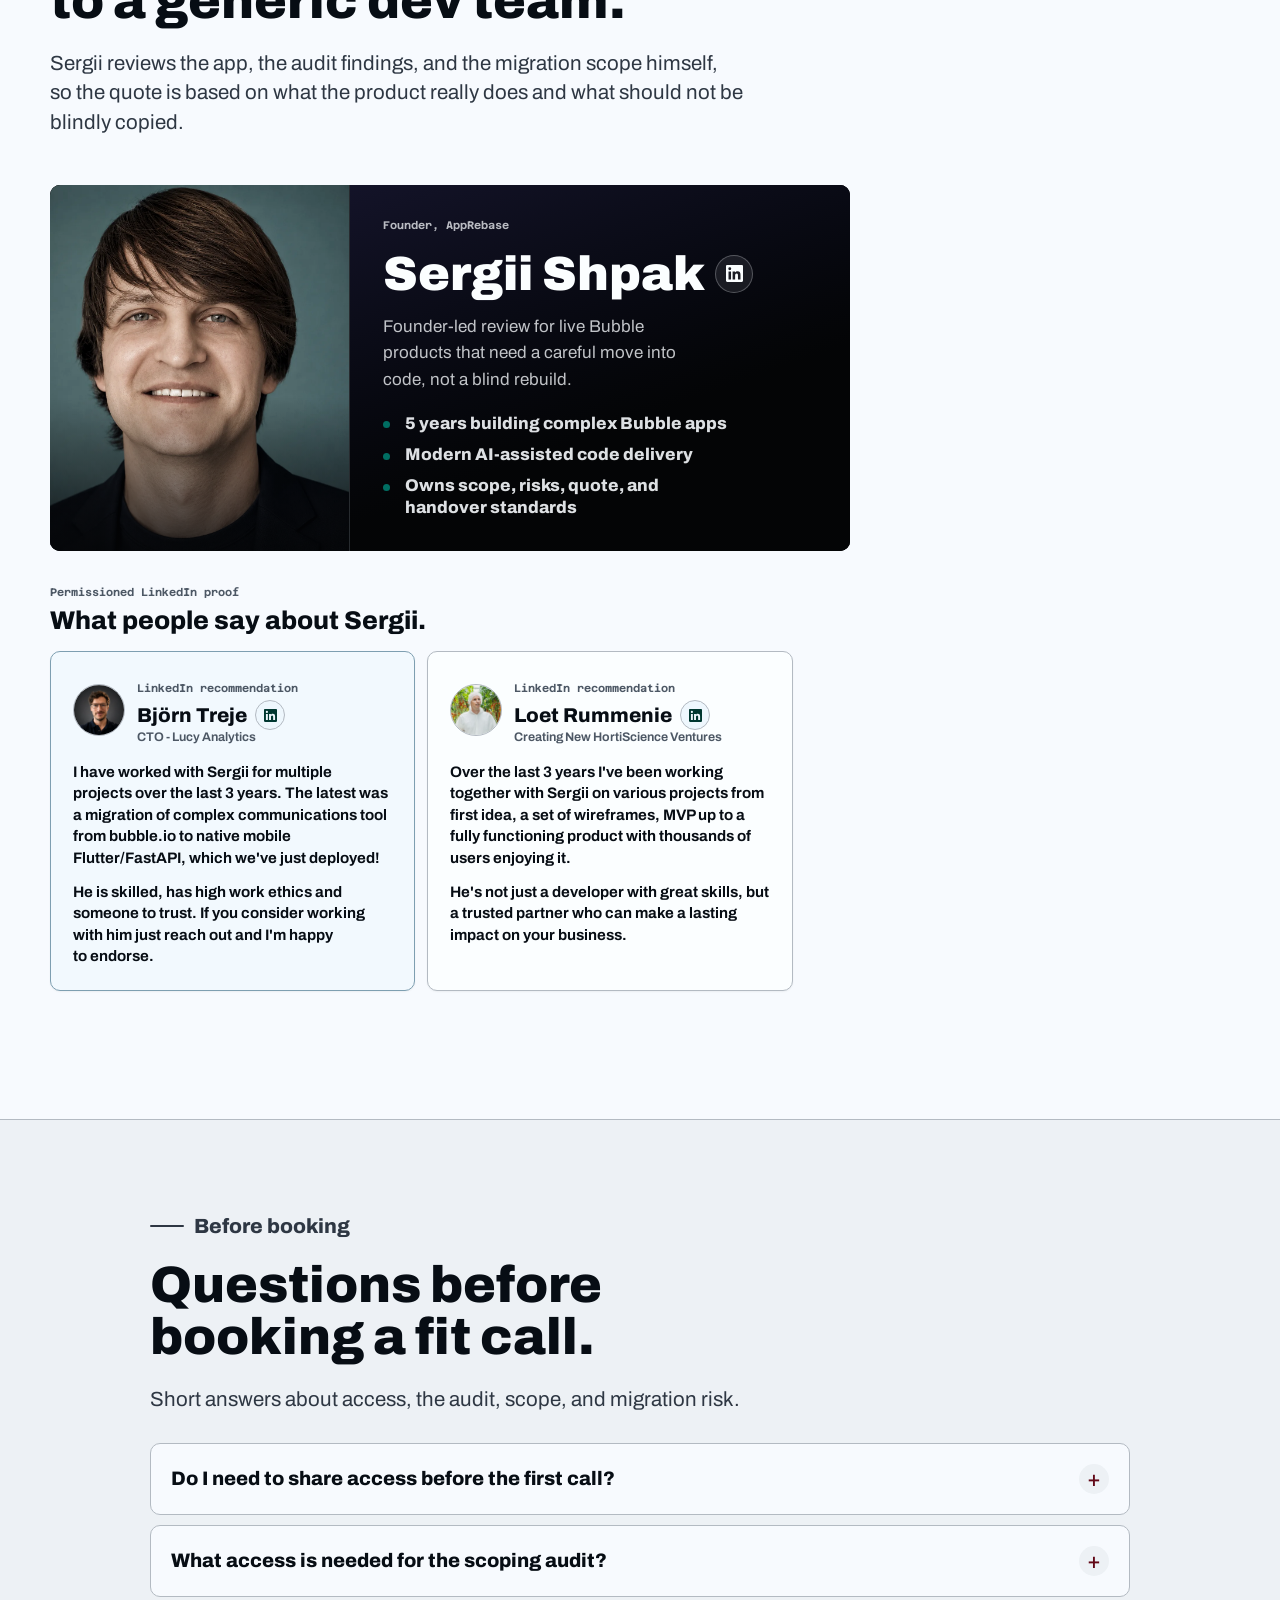
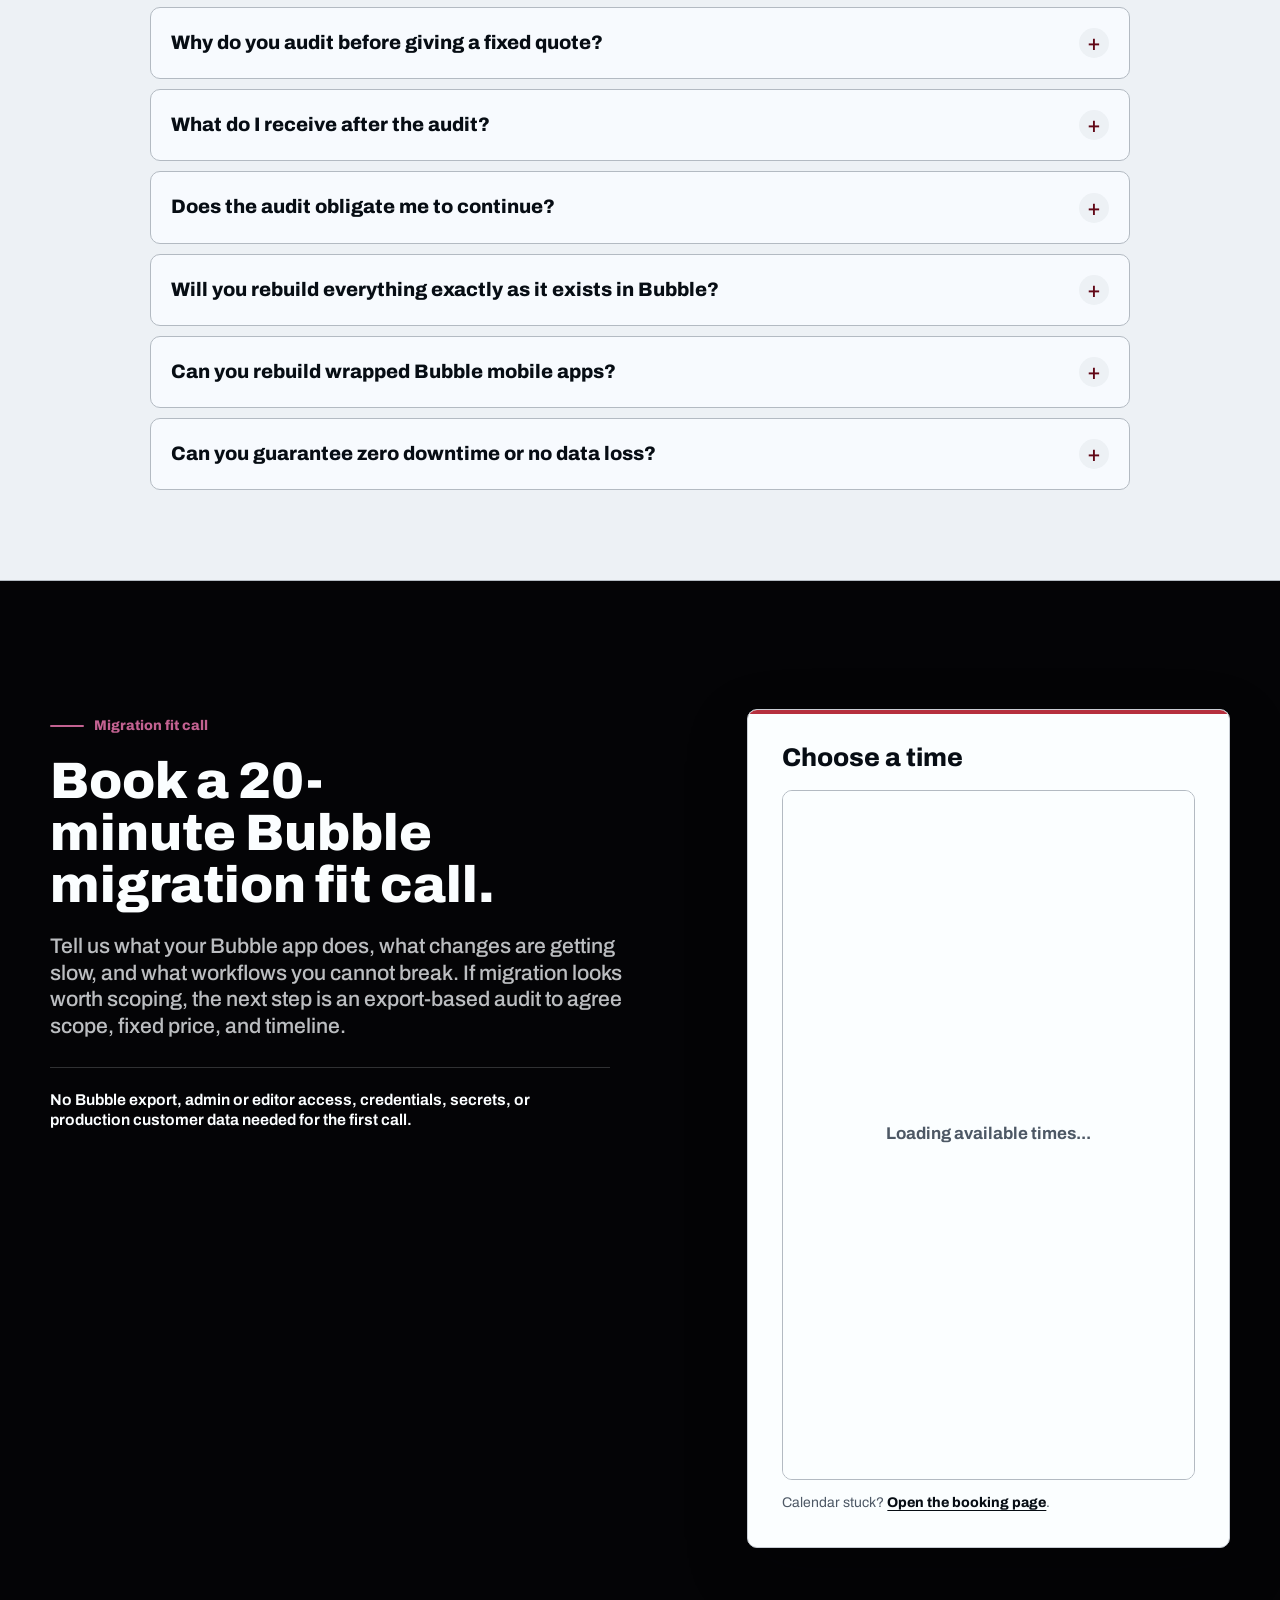
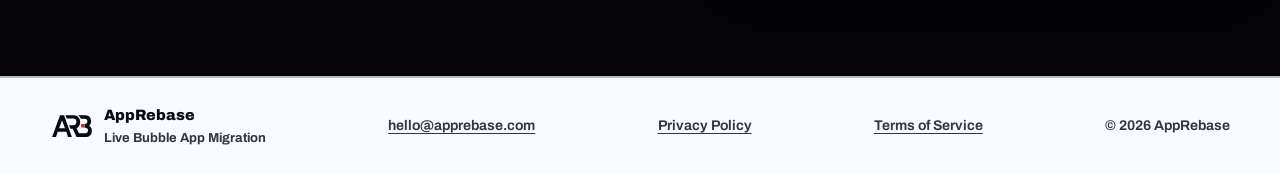
<file: site/index.html>
<!doctype html>
<html lang="en">
<head>
  <meta charset="utf-8">
  <meta name="viewport" content="width=device-width, initial-scale=1">
  <title>AppRebase | Live Bubble App Migration for Faster Changes</title>
  <meta name="description" content="AppRebase moves live Bubble apps into code when new features, fixes, and improvements have become too slow, expensive, or risky to keep shipping inside Bubble.">
  <link rel="canonical" href="https://apprebase.com/">
  <meta property="og:type" content="website">
  <meta property="og:site_name" content="AppRebase">
  <meta property="og:title" content="AppRebase | Live Bubble App Migration for Faster Changes">
  <meta property="og:description" content="Move a live Bubble app into code when new features, fixes, and improvements have become too slow, expensive, or risky to keep shipping inside Bubble.">
  <meta property="og:url" content="https://apprebase.com/">
  <meta property="og:image" content="https://apprebase.com/apprebase-social-card.png">
  <meta property="og:image:width" content="1200">
  <meta property="og:image:height" content="630">
  <meta property="og:image:alt" content="AppRebase - Live Bubble App Migration. Bubble got your product live. Improving it should not be this slow, expensive, or risky.">
  <meta name="twitter:card" content="summary_large_image">
  <meta name="twitter:title" content="AppRebase | Live Bubble App Migration for Faster Changes">
  <meta name="twitter:description" content="Move a live Bubble app into code when new features, fixes, and improvements have become too slow, expensive, or risky to keep shipping inside Bubble.">
  <meta name="twitter:image" content="https://apprebase.com/apprebase-social-card.png">
  <meta name="twitter:image:alt" content="AppRebase - Live Bubble App Migration. Bubble got your product live. Improving it should not be this slow, expensive, or risky.">
  <link rel="icon" href="./favicon.svg" type="image/svg+xml" sizes="any">
  <link rel="preconnect" href="https://fonts.googleapis.com">
  <link rel="preconnect" href="https://fonts.gstatic.com" crossorigin>
  <link rel="preload" as="style" href="https://fonts.googleapis.com/css2?family=Archivo:wght@400;500;600;700;800;900&family=Azeret+Mono:wght@500;600;700&display=swap" onload="this.onload=null;this.rel='stylesheet'">
  <noscript><link rel="stylesheet" href="https://fonts.googleapis.com/css2?family=Archivo:wght@400;500;600;700;800;900&family=Azeret+Mono:wght@500;600;700&display=swap"></noscript>
  <script type="application/ld+json">
    {
      "@context": "https://schema.org",
      "@graph": [
        {
          "@type": "Organization",
          "@id": "https://apprebase.com/#organization",
          "name": "AppRebase",
          "url": "https://apprebase.com/",
          "logo": "https://apprebase.com/apprebase-logo.svg",
          "image": "https://apprebase.com/apprebase-social-card.png",
          "description": "AppRebase moves live Bubble apps into code when new features, fixes, and improvements have become too slow, expensive, or risky to keep shipping inside Bubble.",
          "email": "hello@apprebase.com",
          "founder": {
            "@id": "https://apprebase.com/#sergii-shpak"
          }
        },
        {
          "@type": "Person",
          "@id": "https://apprebase.com/#sergii-shpak",
          "name": "Sergii Shpak",
          "sameAs": "https://www.linkedin.com/in/sergiishpak/"
        },
        {
          "@type": "Service",
          "@id": "https://apprebase.com/#live-bubble-app-migration",
          "name": "Live Bubble App Migration",
          "serviceType": "Live Bubble app migration",
          "provider": {
            "@id": "https://apprebase.com/#organization"
          },
          "areaServed": "Worldwide",
          "category": "Live Bubble App Migration",
          "image": "https://apprebase.com/apprebase-social-card.png",
          "description": "AppRebase moves live Bubble products into code so future changes are easier to scope, test, ship, and hand over without blind rebuilding the product the business already depends on.",
          "url": "https://apprebase.com/"
        }
      ]
    }
  </script>

  <script type="module" crossorigin src="./assets/index-CxvmRJK6.js"></script>
  <link rel="stylesheet" crossorigin href="./assets/index-DNWrcef2.css">
</head>
<body>
  <header class="topbar">
    <div class="wrap topbar-inner">
      <a class="brand" href="#top">
        <img class="brand-mark" src="./apprebase-logo.svg" alt="" width="115" height="68" aria-hidden="true">
        <span>AppRebase<small>Live Bubble App Migration</small></span>
      </a>
      <a class="button top" href="#contact">Book a fit call</a>
    </div>
  </header>

  <main id="top">
    <section class="section hero" aria-labelledby="hero-title">
      <div class="wrap hero-inner">
        <div class="hero-copy reveal">
          <p class="kicker">Live Bubble App Migration</p>
          <h1 id="hero-title">Bubble got your product live. Improving it shouldn't be this slow, expensive, or risky.</h1>
          <p class="hero-lead">AppRebase <strong>moves your live Bubble app into code</strong> when new features, fixes, and improvements have become too slow, expensive, or risky to keep shipping inside Bubble.</p>
          <div class="actions">
            <a class="button" href="#contact">Book a 20-minute migration fit call</a>
          </div>
        </div>
      </div>
    </section>

    <section class="section" id="leverage">
      <div class="wrap section-inner two-col">
        <aside class="rail">
          <strong>Future changes</strong>
          <span>Your app may still work. The problem is what every next improvement now costs.</span>
        </aside>
        <div>
          <div class="section-head">
            <h2>Your Bubble app still works. Improving it shouldn't be this slow.</h2>
            <p>When feature work, fixes, integrations, and admin changes keep taking more specialist time, Bubble stops feeling like startup speed and starts taxing every next move.</p>
          </div>
          <div class="tax-ledger" role="group" aria-label="Development costs that compound before migration">
            <article class="ledger-row">
              <h3>Small changes depend on hidden product knowledge</h3>
              <p>Fixes and workflow edits keep waiting on whoever remembers roles, plugins, edge cases, old workarounds, and how the app is really wired.</p>
            </article>
            <article class="ledger-row">
              <h3>New requirements fight the old setup</h3>
              <p>Integrations, reporting, admin tools, mobile flows, and reliability work take more cleanup and coordination than they should.</p>
            </article>
            <article class="ledger-row">
              <h3>Modern teams now move from a faster baseline</h3>
              <p>Code-based teams can use tests, review, AI agents, and parallel tasks while your roadmap stays tied to manual Bubble-specific work.</p>
            </article>
          </div>
        </div>
      </div>
    </section>

    <section class="section soft" id="migration">
      <div class="wrap section-inner two-col">
        <aside class="rail">
          <strong>What gets rebuilt</strong>
          <span>The approved product behavior becomes a new code app. Bubble clutter does not get copied by default.</span>
        </aside>
        <div>
          <div class="section-head">
            <h2>Rebuild what the business depends on, not every Bubble workaround.</h2>
            <p>AppRebase maps what the app really does for users, admins, data, integrations, and mobile flows. Then the approved behavior is rebuilt in the right web stack, or as a native or Flutter app when mobile is part of the product, while obsolete fields, dead workflows, and old workarounds can be redesigned or left behind.</p>
          </div>
          <div class="foundation-switch" role="group" aria-label="What becomes the new code app and what does not get copied">
            <article class="foundation-side">
              <div>
                <span class="artifact-label">Keep true</span>
                <h3>Must stay true in the new app</h3>
              </div>
              <ul class="mini-ledger">
                <li>Key web screens, mobile flows, and customer/admin workflows</li>
                <li>Roles, permissions, business data, files, payments, integrations, and reports</li>
              </ul>
            </article>
            <div class="switch-axis" aria-hidden="true"><span></span></div>
            <article class="foundation-side code">
              <div>
                <span class="artifact-label">Do not clone</span>
                <h3>Can be redesigned or left behind</h3>
              </div>
              <ul class="mini-ledger">
                <li>Old Bubble workflows, plugin workarounds, brittle schema, and accidental complexity</li>
                <li>Dormant fields, unused features, and dead workflows that no longer serve the product</li>
              </ul>
            </article>
          </div>
        </div>
      </div>
    </section>

    <section class="section dark" id="method">
      <div class="wrap section-inner">
        <div class="section-head">
          <p class="kicker">Controlled migration path</p>
          <h2>Start with a fit call. Audit before quoting. Migrate only the agreed work.</h2>
          <p>No blind rebuild, no quote from screenshots, and no implementation commitment until the next step is approved.</p>
        </div>
        <div class="method-track" role="group" aria-label="AppRebase migration process">
          <article class="method-step">
            <div class="method-marker"><span class="method-dot">01</span><span class="method-label">Fit call</span></div>
            <h3>See whether moving from Bubble makes sense</h3>
            <p>A 20-minute low-access call checks product stage, roadmap pressure, live operations, and obvious no-go risks. No Bubble access, export, or secrets needed.</p>
            <p class="method-note"><span>Decision</span> Not a fit, continue to a scoping audit, or clarify what needs checking first.</p>
          </article>
          <article class="method-step method-step-key">
            <div class="method-marker"><span class="method-dot">02</span><span class="method-label">Audit</span></div>
            <h3>Turn the live app into a migration scope</h3>
            <p>If there is a fit, the scoping audit uses agreed Bubble editor access, the Bubble export file, and founder context to define what gets rebuilt, excluded, reshaped, and protected.</p>
            <p class="method-note"><span>Decision</span> Fixed scope, quote, timeline, assumptions, and exclusions.</p>
          </article>
          <article class="method-step">
            <div class="method-marker"><span class="method-dot">03</span><span class="method-label">Migration</span></div>
            <h3>Build the agreed migration</h3>
            <p>After quote approval, AppRebase rebuilds the agreed behavior in code with migrated data, validation, docs, and handover inside scope.</p>
            <p class="method-note"><span>Result</span> An inspectable codebase ready for future changes.</p>
          </article>
        </div>
      </div>
    </section>

    <section class="section" id="audit">
      <div class="wrap section-inner">
        <div class="section-head">
          <p class="kicker">Migration Scope Audit</p>
          <h2>Get a fixed-scope migration quote without gambling on screenshots.</h2>
          <p>A quick call can give a rough range. It cannot produce a fixed-scope quote AppRebase should stand behind. After a fit call, AppRebase reviews the real app through read-only Bubble editor access, the Bubble export file, custom AI-assisted export analysis, manual review, and founder context so we can agree the migration scope, fixed price, and timeline before development starts.</p>
        </div>
        <div class="audit-grid">
          <aside class="price">
            <div>
              <span class="artifact-label">Required before quote</span>
              <strong>No separate audit fee. The audit is how AppRebase prepares the agreed scope, fixed price, and timeline.</strong>
            </div>
            <p>Read-only Bubble editor access is acceptable where possible. The Bubble export file is mandatory. Scope, handling rules, and consent are confirmed first.</p>
          </aside>
          <div class="audit-package" role="group" aria-label="Migration Scope Audit output">
            <div class="audit-package-head">
              <span class="artifact-label">Shared output</span>
              <h3>Agreed migration scope, fixed price, and timeline.</h3>
              <p>AI-assisted export analysis helps surface workflows, data structures, plugins, and dependencies. Together we decide what existing behavior is in scope, what can be left out, and what should wait for a later phase.</p>
            </div>
            <div class="doc-list" aria-label="Audit scope decisions">
              <div class="doc-row"><strong>Rebuild now</strong><p>Key screens, workflows, data, roles, integrations, and reports from the current app.</p></div>
              <div class="doc-row"><strong>Leave out</strong><p>Dormant features, obsolete fields, unused workflows, and old Bubble workarounds.</p></div>
              <div class="doc-row"><strong>Handle later</strong><p>New features, deeper redesign, or product expansion that should become a separate phase.</p></div>
              <div class="doc-row"><strong>Quote and timeline</strong><p>Fixed price, expected timing, assumptions, exclusions, and the limits of the migration.</p></div>
            </div>
            <p class="audit-closeout">The audit does not hand over an architecture pack, build specification, detailed implementation plan, or wireframes. It defines the shared scope and gives you the fixed price and timeline. If budget, timing, or scope do not fit, you can stop there.</p>
          </div>
        </div>
      </div>
    </section>

    <section class="section soft" id="fit">
      <div class="wrap section-inner">
        <div class="section-head">
          <p class="kicker">When migration makes sense</p>
          <h2>For Bubble apps that still matter enough to improve.</h2>
          <p>AppRebase is strongest when your Bubble app already runs real work, but every next feature, fix, integration, or admin improvement is slower, costlier, or riskier than it should be.</p>
        </div>
        <div class="fit-qualifier" role="group" aria-label="When a Bubble app is a fit for AppRebase">
          <article class="fit-block">
            <span class="artifact-label">A fit call makes sense if</span>
            <h3>The app is useful, active, and starting to drag.</h3>
            <ul class="fit-list">
              <li>Customers, internal teams, revenue, workflows, or admin screens depend on it.</li>
              <li>You still need meaningful product changes: features, fixes, integrations, reporting, admin tools, or mobile improvements.</li>
              <li>Your Bubble product includes a wrapped mobile app that now needs a real native or Flutter build.</li>
              <li>You want the useful product behavior rebuilt in code, not a cheap clone of old Bubble workarounds.</li>
            </ul>
          </article>
          <aside class="fit-boundary" aria-label="Probably not yet">
            <span class="artifact-label">Probably not yet if</span>
            <p>Static site, simple directory, hobby app, dormant MVP, no important roadmap, cheapest-clone buyer, or instant-quote buyer.</p>
          </aside>
        </div>
      </div>
    </section>

    <section class="section" id="proof">
      <div class="wrap section-inner">
        <div class="section-head">
          <p class="kicker">Founder-led migration judgment</p>
          <h2>Scoped by a Bubble-native builder, not handed to a generic dev team.</h2>
          <p>Sergii reviews the app, the audit findings, and the migration scope himself, so the quote is based on what the product really does and what should not be blindly copied.</p>
        </div>
        <div class="founder-proof">
          <aside class="founder-card" aria-label="Founder accountability panel">
            <figure class="founder-photo">
              <picture>
                <source srcset="./assets/sergii-shpak-founder-portrait-v1-D62x7R3v.webp" type="image/webp">
                <img src="./assets/sergii-shpak-founder-portrait-v1-Mqz5cvFW.png" alt="Portrait of Sergii Shpak, founder of AppRebase" width="1254" height="1254" loading="lazy" decoding="async">
              </picture>
            </figure>
            <div class="founder-card-body">
              <span class="artifact-label">Founder, AppRebase</span>
              <div class="founder-name-row">
                <strong>Sergii Shpak</strong>
                <a class="founder-linkedin" href="https://www.linkedin.com/in/sergiishpak/" target="_blank" rel="noopener noreferrer" aria-label="View Sergii Shpak on LinkedIn">
                  <svg viewBox="0 0 24 24" aria-hidden="true" focusable="false">
                    <path d="M20.45 20.45h-3.56v-5.57c0-1.33-.02-3.04-1.85-3.04-1.85 0-2.14 1.45-2.14 2.95v5.66H9.34V9h3.42v1.56h.05c.48-.9 1.64-1.85 3.37-1.85 3.6 0 4.27 2.37 4.27 5.46v6.28ZM5.33 7.43a2.06 2.06 0 1 1 0-4.12 2.06 2.06 0 0 1 0 4.12Zm1.78 13.02H3.55V9h3.56v11.45ZM22.22 0H1.77C.79 0 0 .77 0 1.72v20.56C0 23.23.79 24 1.77 24h20.45c.98 0 1.78-.77 1.78-1.72V1.72C24 .77 23.2 0 22.22 0Z" />
                  </svg>
                </a>
              </div>
              <p>Founder-led review for live Bubble products that need a careful move into code, not a blind rebuild.</p>
              <ul class="founder-proof-list">
                <li>5 years building complex Bubble apps</li>
                <li>Modern AI-assisted code delivery</li>
                <li>Owns scope, risks, quote, and handover standards</li>
              </ul>
            </div>
          </aside>
          <div class="testimonials-panel" aria-label="LinkedIn recommendations about Sergii">
            <div class="testimonials-head">
              <span class="artifact-label">Permissioned LinkedIn proof</span>
              <h3>What people say about Sergii.</h3>
            </div>
            <div class="testimonial-grid">
              <article class="testimonial-card testimonial-card-featured" aria-label="LinkedIn recommendation from Björn Treje">
                <div class="testimonial-meta">
                  <picture class="testimonial-avatar">
                    <source srcset="./assets/bjorn-treje-linkedin-recommendation-CFNGbcAP.webp" type="image/webp">
                    <img src="./assets/bjorn-treje-linkedin-recommendation-BIHIWkeo.png" alt="Portrait of Björn Treje, CTO at Lucy Analytics" width="480" height="480" loading="lazy" decoding="async">
                  </picture>
                  <div>
                    <span class="artifact-label">LinkedIn recommendation</span>
                    <div class="testimonial-name-row">
                      <h3>Björn Treje</h3>
                      <a class="testimonial-linkedin" href="https://www.linkedin.com/in/bjorntreje/" target="_blank" rel="noopener noreferrer" aria-label="View Björn Treje on LinkedIn">
                        <svg viewBox="0 0 24 24" aria-hidden="true" focusable="false">
                          <path d="M20.45 20.45h-3.56v-5.57c0-1.33-.02-3.04-1.85-3.04-1.85 0-2.14 1.45-2.14 2.95v5.66H9.34V9h3.42v1.56h.05c.48-.9 1.64-1.85 3.37-1.85 3.6 0 4.27 2.37 4.27 5.46v6.28ZM5.33 7.43a2.06 2.06 0 1 1 0-4.12 2.06 2.06 0 0 1 0 4.12Zm1.78 13.02H3.55V9h3.56v11.45ZM22.22 0H1.77C.79 0 0 .77 0 1.72v20.56C0 23.23.79 24 1.77 24h20.45c.98 0 1.78-.77 1.78-1.72V1.72C24 .77 23.2 0 22.22 0Z" />
                        </svg>
                      </a>
                    </div>
                    <p>CTO - Lucy Analytics</p>
                  </div>
                </div>
                <blockquote>
                  <p>I have worked with Sergii for multiple projects over the last 3 years. The latest was a migration of complex communications tool from bubble.io to native mobile Flutter/FastAPI, which we've just deployed!</p>
                  <p>He is skilled, has high work ethics and someone to trust. If you consider working with him just reach out and I'm happy to endorse.</p>
                </blockquote>
              </article>
              <article class="testimonial-card" aria-label="LinkedIn recommendation from Loet Rummenie">
                <div class="testimonial-meta">
                  <picture class="testimonial-avatar">
                    <source srcset="./assets/loet-rummenie-linkedin-recommendation-BKUo_saL.webp" type="image/webp">
                    <img src="./assets/loet-rummenie-linkedin-recommendation-zlW2ZTpB.png" alt="Portrait of Loet Rummenie, creating new HortiScience ventures" width="480" height="480" loading="lazy" decoding="async">
                  </picture>
                  <div>
                    <span class="artifact-label">LinkedIn recommendation</span>
                    <div class="testimonial-name-row">
                      <h3>Loet Rummenie</h3>
                      <a class="testimonial-linkedin" href="https://www.linkedin.com/in/loetrummenie/" target="_blank" rel="noopener noreferrer" aria-label="View Loet Rummenie on LinkedIn">
                        <svg viewBox="0 0 24 24" aria-hidden="true" focusable="false">
                          <path d="M20.45 20.45h-3.56v-5.57c0-1.33-.02-3.04-1.85-3.04-1.85 0-2.14 1.45-2.14 2.95v5.66H9.34V9h3.42v1.56h.05c.48-.9 1.64-1.85 3.37-1.85 3.6 0 4.27 2.37 4.27 5.46v6.28ZM5.33 7.43a2.06 2.06 0 1 1 0-4.12 2.06 2.06 0 0 1 0 4.12Zm1.78 13.02H3.55V9h3.56v11.45ZM22.22 0H1.77C.79 0 0 .77 0 1.72v20.56C0 23.23.79 24 1.77 24h20.45c.98 0 1.78-.77 1.78-1.72V1.72C24 .77 23.2 0 22.22 0Z" />
                        </svg>
                      </a>
                    </div>
                    <p>Creating New HortiScience Ventures</p>
                  </div>
                </div>
                <blockquote>
                  <p>Over the last 3 years I've been working together with Sergii on various projects from first idea, a set of wireframes, MVP up to a fully functioning product with thousands of users enjoying it.</p>
                  <p>He's not just a developer with great skills, but a trusted partner who can make a lasting impact on your business.</p>
                </blockquote>
              </article>
              <!-- Add one more real, permissioned testimonial card here. Do not render public placeholders. -->
            </div>
          </div>
        </div>
      </div>
    </section>

    <section class="section soft faq-section" id="faq">
      <div class="wrap section-inner faq-inner">
        <div class="section-head">
          <p class="kicker">Before booking</p>
          <h2>Questions before booking a fit call.</h2>
          <p>Short answers about access, the audit, scope, and migration risk.</p>
        </div>
        <div class="faq">
          <details>
            <summary>Do I need to share access before the first call?</summary>
            <div class="answer"><p>No. The first call is low-access. No Bubble export, admin or editor access, credentials, secrets, or production customer data are needed for the first conversation.</p></div>
          </details>
          <details>
            <summary>What access is needed for the scoping audit?</summary>
            <div class="answer"><p>After a fit call, AppRebase needs agreed Bubble editor access, with read-only access acceptable where possible, and the Bubble export file. Access is requested only after audit scope, handling rules, AI-assisted analysis disclosure, and consent are clear.</p></div>
          </details>
          <details>
            <summary>Why do you audit before giving a fixed quote?</summary>
            <div class="answer"><p>A live Bubble app cannot be priced precisely enough for a fixed-scope quote and timeline from screenshots or a quick call. The audit combines custom AI tooling, export analysis, manual app review, and founder context to agree what is in scope, what is excluded, what should wait, and what the migration will cost.</p></div>
          </details>
          <details>
            <summary>What do I receive after the audit?</summary>
            <div class="answer"><p>The client-facing output is the agreed migration scope, fixed price, and timeline. AppRebase may create internal architecture notes, build specifications, or implementation plans for delivery, but those are not audit handover documents unless a later paid agreement explicitly includes them.</p></div>
          </details>
          <details>
            <summary>Does the audit obligate me to continue?</summary>
            <div class="answer"><p>No. The audit is required before AppRebase can prepare a responsible migration quote, but it does not obligate you to approve implementation. If the budget, timing, scope, or handling rules do not fit, you can stop there.</p></div>
          </details>
          <details>
            <summary>Will you rebuild everything exactly as it exists in Bubble?</summary>
            <div class="answer"><p>No. The goal is to rebuild the product behavior, screens, data, and workflows users rely on. Old Bubble clutter, obsolete fields, unused features, and accidental workarounds do not need to be copied.</p></div>
          </details>
          <details>
            <summary>Can you rebuild wrapped Bubble mobile apps?</summary>
            <div class="answer"><p>Yes, if mobile is part of the agreed scope. AppRebase can rebuild the mobile experience as a native or Flutter app instead of preserving a wrapped Bubble app. The exact web or mobile stack is chosen during scoping based on the product, roadmap, budget, and handover needs.</p></div>
          </details>
          <details>
            <summary>Can you guarantee zero downtime or no data loss?</summary>
            <div class="answer"><p>Not before the app is understood. The responsible commitment is to identify continuity, data, auth, workflow, validation, and cutover risks before implementation, then scope the migration around what has to stay safe.</p></div>
          </details>
        </div>
      </div>
    </section>

    <section class="section dark contact" id="contact">
      <div class="wrap section-inner">
        <div class="contact-copy">
          <p class="kicker">Migration fit call</p>
          <h2>Book a 20-minute Bubble migration fit call.</h2>
          <p class="hero-lead">Tell us what your Bubble app does, what changes are getting slow, and what workflows you cannot break. If migration looks worth scoping, the next step is an export-based audit to agree scope, fixed price, and timeline.</p>
          <div class="boundary-panel">
            <p class="boundary-note">No Bubble export, admin or editor access, credentials, secrets, or production customer data needed for the first call.</p>
          </div>
        </div>
        <aside class="booking" aria-label="Cal.com booking">
          <h3>Choose a time</h3>
          <div class="booking-window" data-booking-window>
            <div class="booking-placeholder" id="booking-placeholder">
              <p data-booking-placeholder-copy>Load available 20-minute slots.</p>
              <button class="button secondary booking-load" type="button" data-booking-load>Show available times</button>
            </div>
            <div style="width:100%;height:100%;overflow:hidden" id="my-cal-inline-20min" hidden></div>
          </div>
          <p class="booking-fallback">Calendar stuck? <a href="https://cal.com/apprebase/20min">Open the booking page</a>.</p>
        </aside>
      </div>
    </section>
  </main>

  <footer class="footer">
    <div class="wrap footer-inner">
      <div class="footer-meta">
        <div class="footer-brand">
          <img class="footer-brand-mark" src="./apprebase-logo.svg" alt="" width="115" height="68" aria-hidden="true" loading="lazy" decoding="async">
          <span>
            <strong>AppRebase</strong>
            <span>Live Bubble App Migration</span>
          </span>
        </div>
        <a href="mailto:hello@apprebase.com?subject=Bubble%20migration%20question">hello@apprebase.com</a>
        <a href="./privacy.html">Privacy Policy</a>
        <a href="./terms.html">Terms of Service</a>
        <span>&copy; 2026 AppRebase</span>
      </div>
    </div>
  </footer>
</body>
</html>
</file>
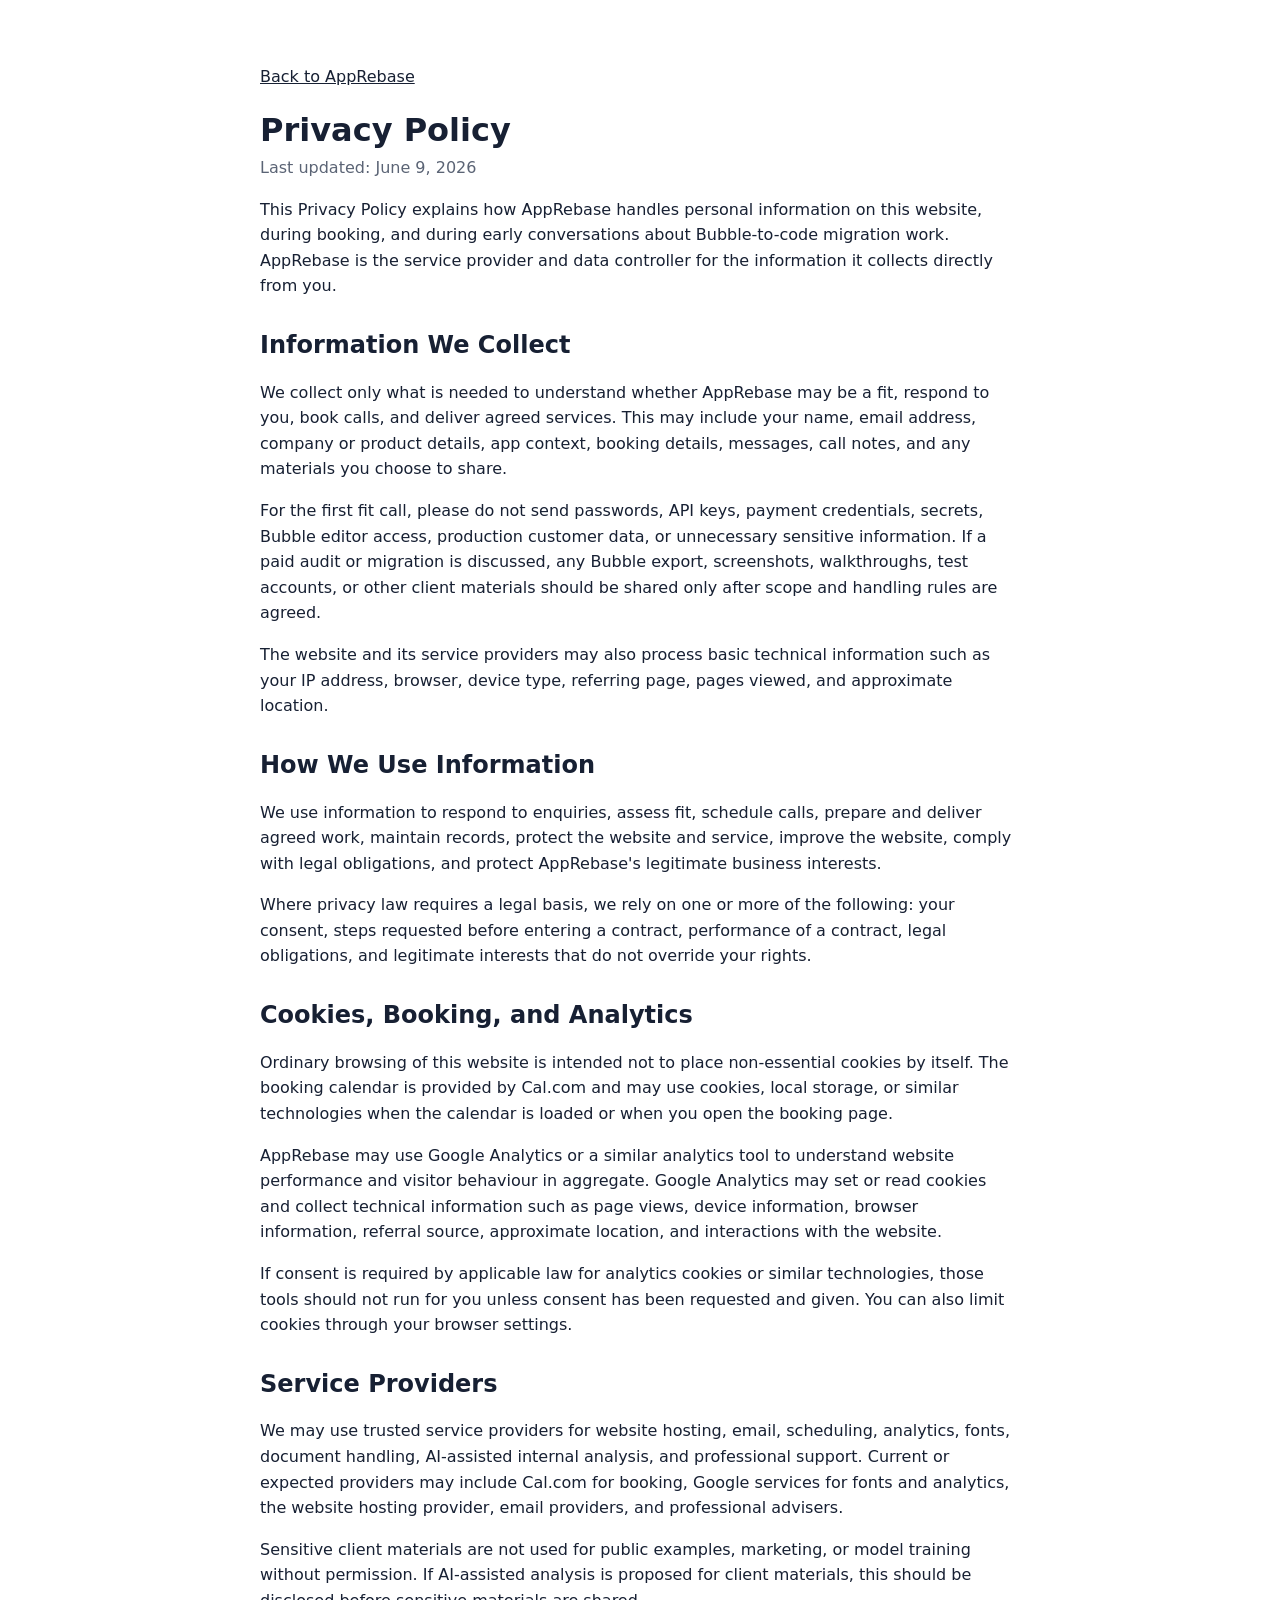
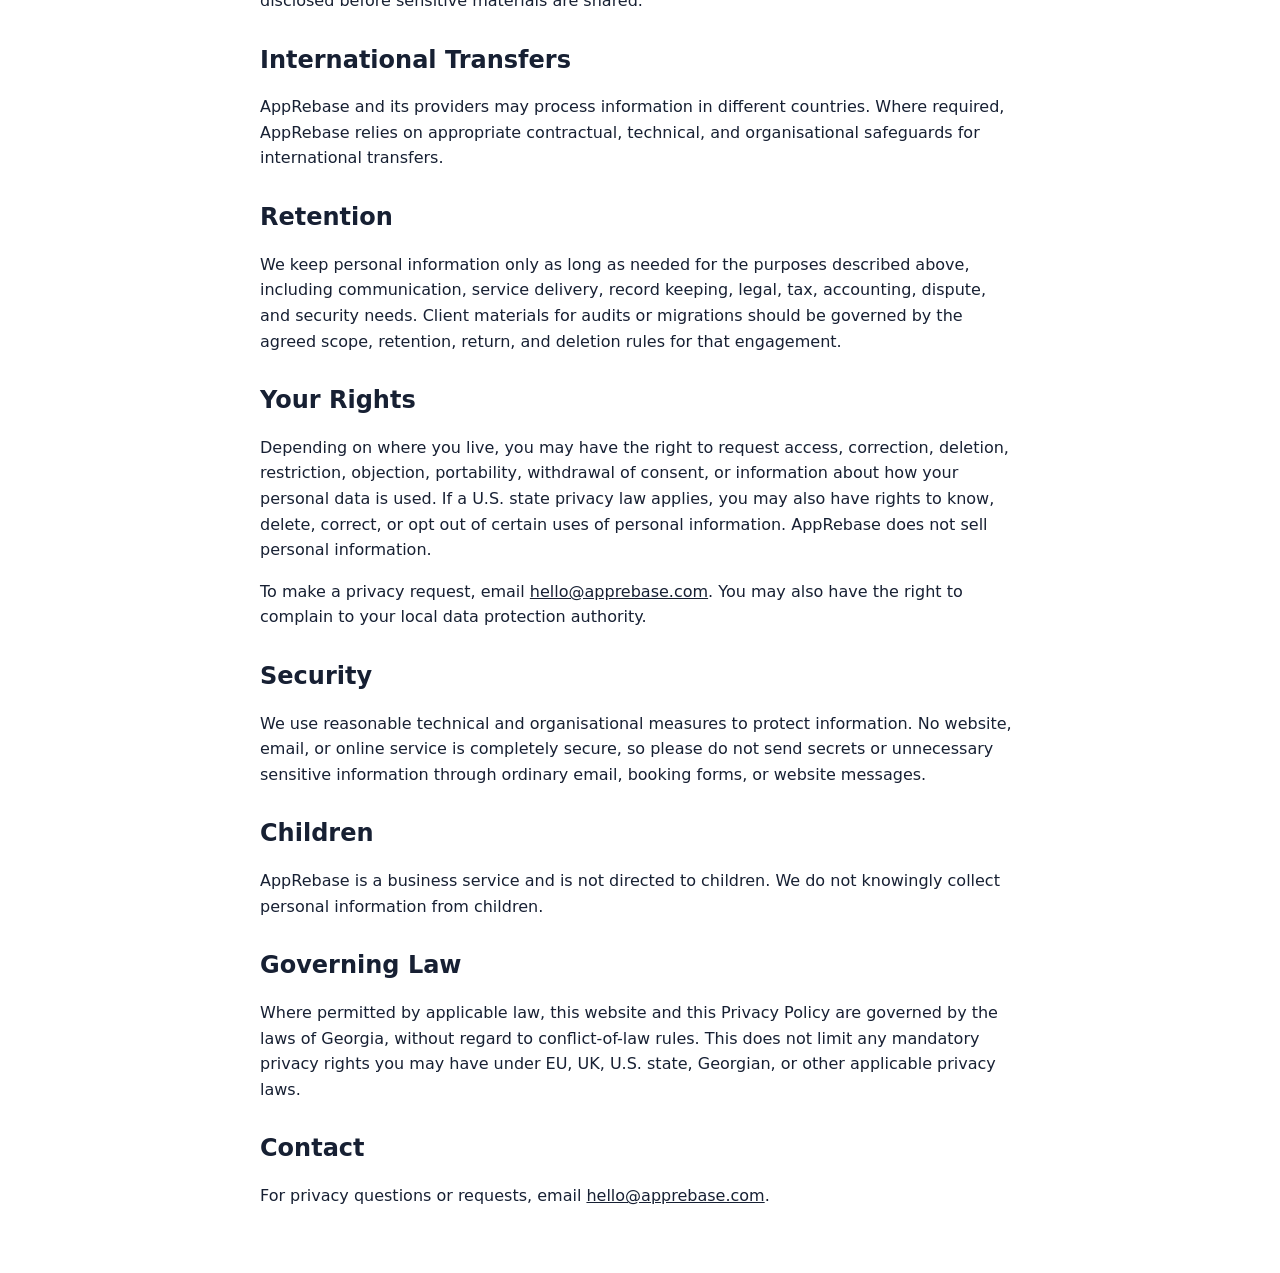
<file: privacy.html>
<!doctype html>
<html lang="en">
<head>
  <meta charset="utf-8">
  <meta name="viewport" content="width=device-width, initial-scale=1">
  <meta name="robots" content="noindex, nofollow">
  <title>Privacy Policy | AppRebase</title>
  <link rel="icon" href="./favicon.svg" type="image/svg+xml">
  <style>
    body {
      max-width: 760px;
      margin: 0 auto;
      padding: 48px 20px;
      color: #172033;
      font-family: system-ui, -apple-system, BlinkMacSystemFont, "Segoe UI", sans-serif;
      line-height: 1.6;
    }

    h1,
    h2 {
      line-height: 1.2;
    }

    h1 {
      margin-bottom: 0;
    }

    h2 {
      margin-top: 2rem;
    }

    a {
      color: inherit;
    }

    .updated {
      color: #5b6475;
      margin-top: 0.35rem;
    }
  </style>
</head>
<body>
  <main>
    <p><a href="./">Back to AppRebase</a></p>
    <h1>Privacy Policy</h1>
    <p class="updated">Last updated: June 9, 2026</p>

    <p>
      This Privacy Policy explains how AppRebase handles personal information on this website,
      during booking, and during early conversations about Bubble-to-code migration work.
      AppRebase is the service provider and data controller for the information it collects
      directly from you.
    </p>

    <h2>Information We Collect</h2>
    <p>
      We collect only what is needed to understand whether AppRebase may be a fit, respond to
      you, book calls, and deliver agreed services. This may include your name, email address,
      company or product details, app context, booking details, messages, call notes, and any
      materials you choose to share.
    </p>
    <p>
      For the first fit call, please do not send passwords, API keys, payment credentials,
      secrets, Bubble editor access, production customer data, or unnecessary sensitive
      information. If a paid audit or migration is discussed, any Bubble export, screenshots,
      walkthroughs, test accounts, or other client materials should be shared only after scope
      and handling rules are agreed.
    </p>
    <p>
      The website and its service providers may also process basic technical information such
      as your IP address, browser, device type, referring page, pages viewed, and approximate
      location.
    </p>

    <h2>How We Use Information</h2>
    <p>
      We use information to respond to enquiries, assess fit, schedule calls, prepare and deliver
      agreed work, maintain records, protect the website and service, improve the website, comply
      with legal obligations, and protect AppRebase's legitimate business interests.
    </p>
    <p>
      Where privacy law requires a legal basis, we rely on one or more of the following:
      your consent, steps requested before entering a contract, performance of a contract,
      legal obligations, and legitimate interests that do not override your rights.
    </p>

    <h2>Cookies, Booking, and Analytics</h2>
    <p>
      Ordinary browsing of this website is intended not to place non-essential cookies by itself.
      The booking calendar is provided by Cal.com and may use cookies, local storage, or similar
      technologies when the calendar is loaded or when you open the booking page.
    </p>
    <p>
      AppRebase may use Google Analytics or a similar analytics tool to understand website
      performance and visitor behaviour in aggregate. Google Analytics may set or read cookies
      and collect technical information such as page views, device information, browser
      information, referral source, approximate location, and interactions with the website.
    </p>
    <p>
      If consent is required by applicable law for analytics cookies or similar technologies,
      those tools should not run for you unless consent has been requested and given. You can
      also limit cookies through your browser settings.
    </p>

    <h2>Service Providers</h2>
    <p>
      We may use trusted service providers for website hosting, email, scheduling, analytics,
      fonts, document handling, AI-assisted internal analysis, and professional support.
      Current or expected providers may include Cal.com for booking, Google services for fonts
      and analytics, the website hosting provider, email providers, and professional advisers.
    </p>
    <p>
      Sensitive client materials are not used for public examples, marketing, or model training
      without permission. If AI-assisted analysis is proposed for client materials, this should
      be disclosed before sensitive materials are shared.
    </p>

    <h2>International Transfers</h2>
    <p>
      AppRebase and its providers may process information in different countries. Where required,
      AppRebase relies on appropriate contractual, technical, and organisational safeguards for
      international transfers.
    </p>

    <h2>Retention</h2>
    <p>
      We keep personal information only as long as needed for the purposes described above,
      including communication, service delivery, record keeping, legal, tax, accounting, dispute,
      and security needs. Client materials for audits or migrations should be governed by the
      agreed scope, retention, return, and deletion rules for that engagement.
    </p>

    <h2>Your Rights</h2>
    <p>
      Depending on where you live, you may have the right to request access, correction, deletion,
      restriction, objection, portability, withdrawal of consent, or information about how your
      personal data is used. If a U.S. state privacy law applies, you may also have rights to know,
      delete, correct, or opt out of certain uses of personal information. AppRebase does not sell
      personal information.
    </p>
    <p>
      To make a privacy request, email <a href="mailto:hello@apprebase.com">hello@apprebase.com</a>.
      You may also have the right to complain to your local data protection authority.
    </p>

    <h2>Security</h2>
    <p>
      We use reasonable technical and organisational measures to protect information. No website,
      email, or online service is completely secure, so please do not send secrets or unnecessary
      sensitive information through ordinary email, booking forms, or website messages.
    </p>

    <h2>Children</h2>
    <p>
      AppRebase is a business service and is not directed to children. We do not knowingly collect
      personal information from children.
    </p>

    <h2>Governing Law</h2>
    <p>
      Where permitted by applicable law, this website and this Privacy Policy are governed by the
      laws of Georgia, without regard to conflict-of-law rules. This does not limit any mandatory
      privacy rights you may have under EU, UK, U.S. state, Georgian, or other applicable privacy
      laws.
    </p>

    <h2>Contact</h2>
    <p>
      For privacy questions or requests, email
      <a href="mailto:hello@apprebase.com">hello@apprebase.com</a>.
    </p>
  </main>
</body>
</html>
</file>
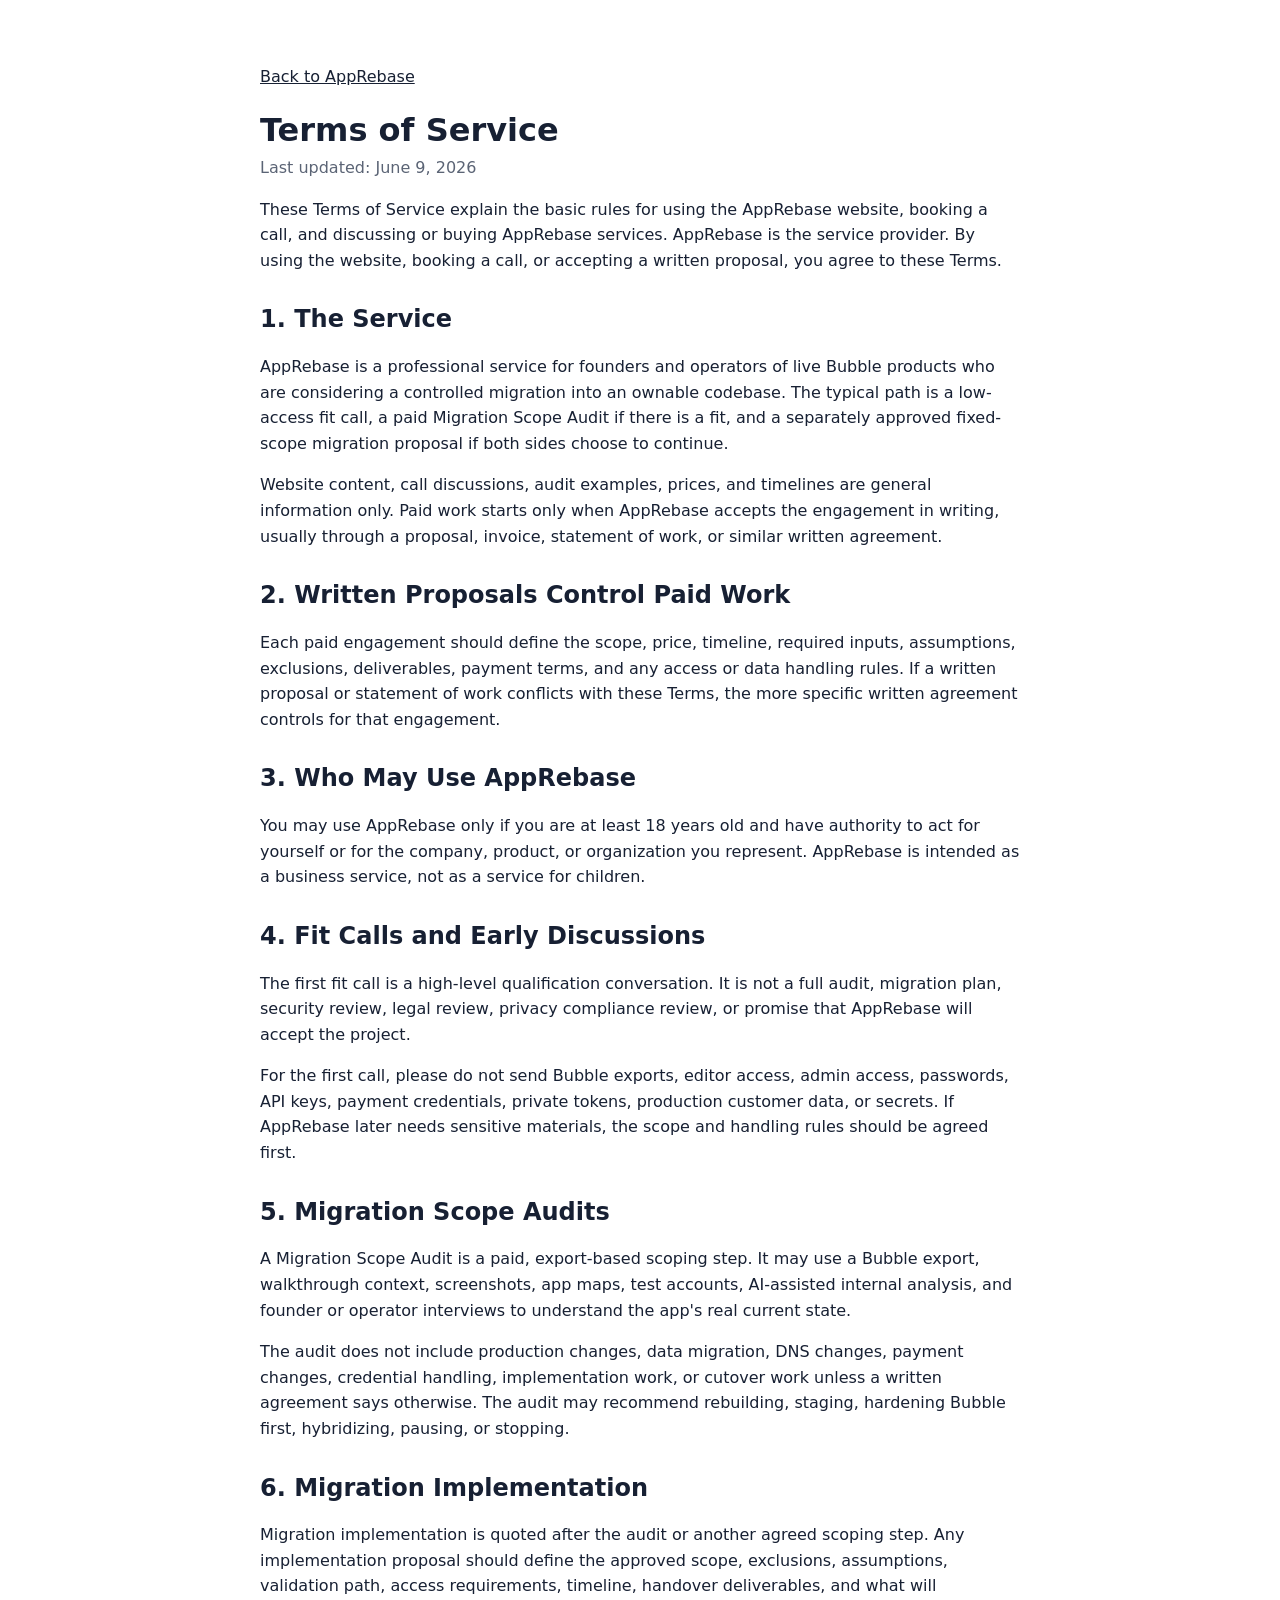
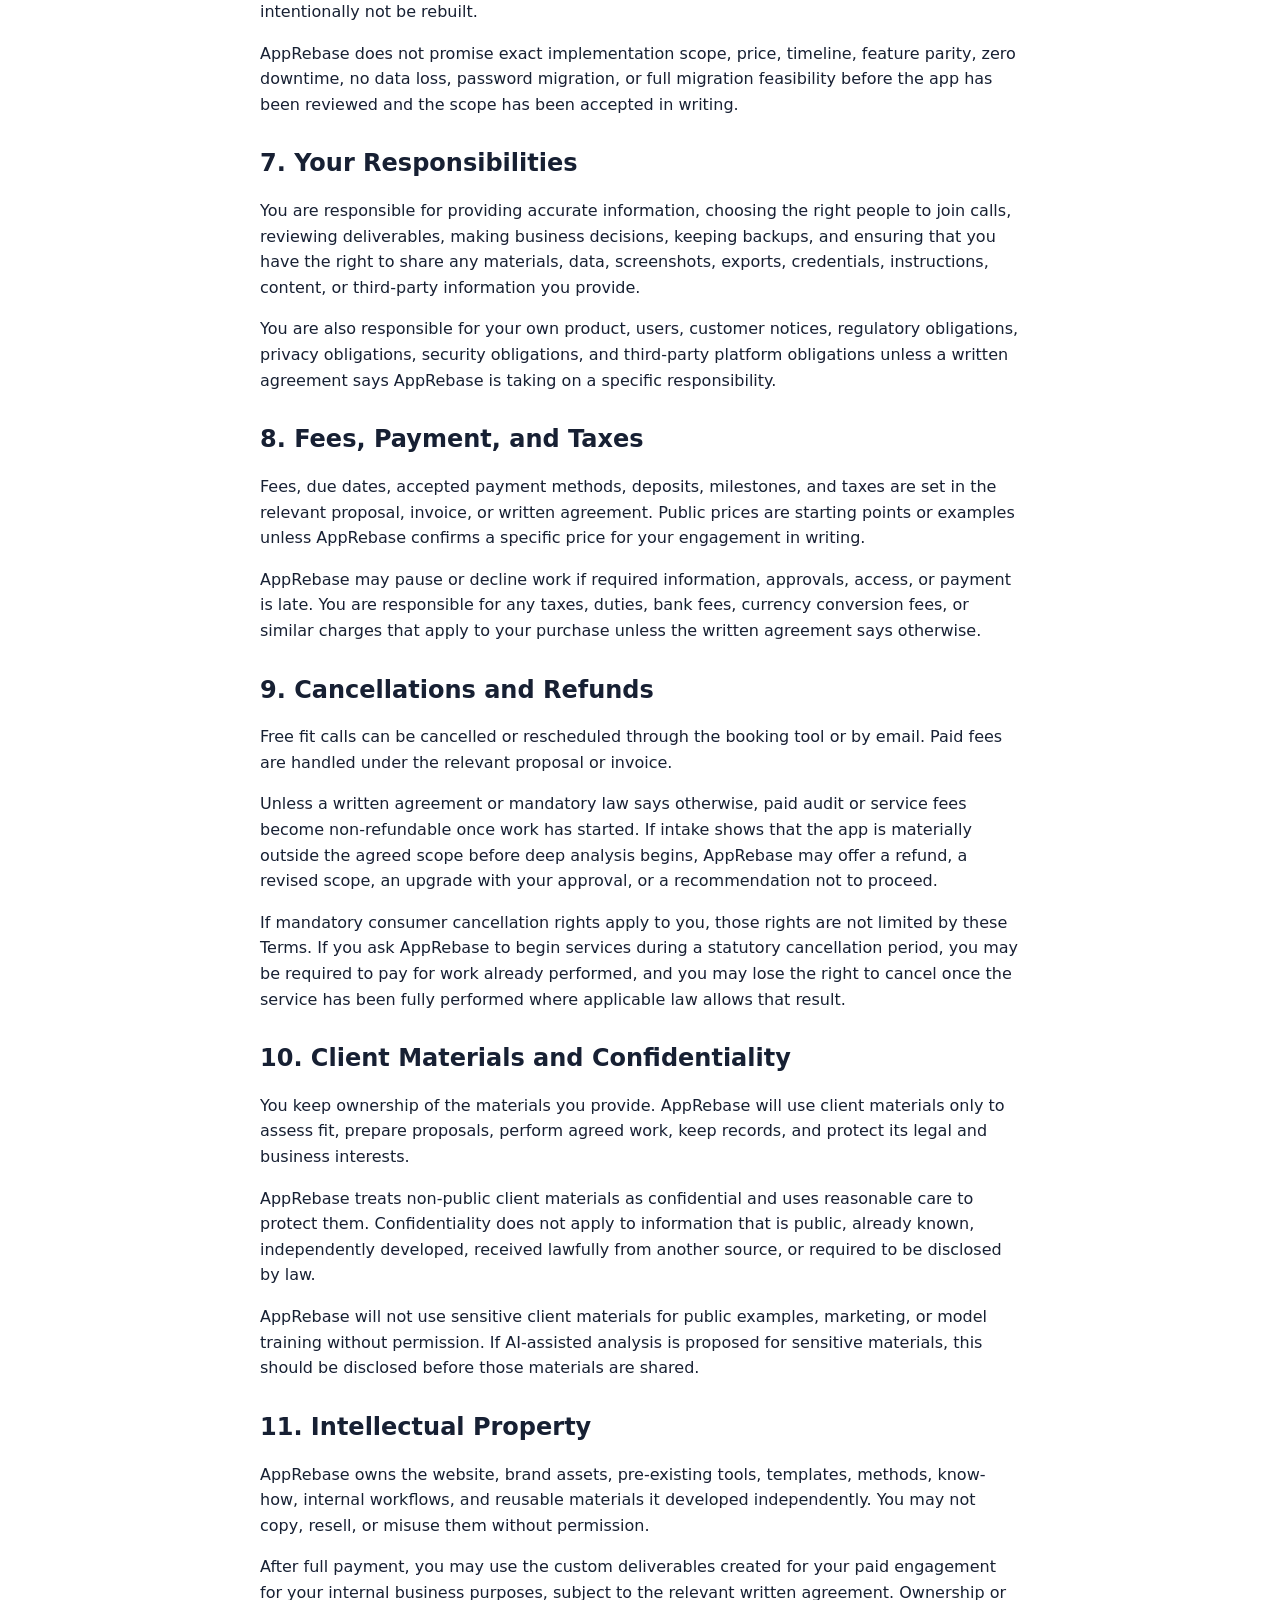
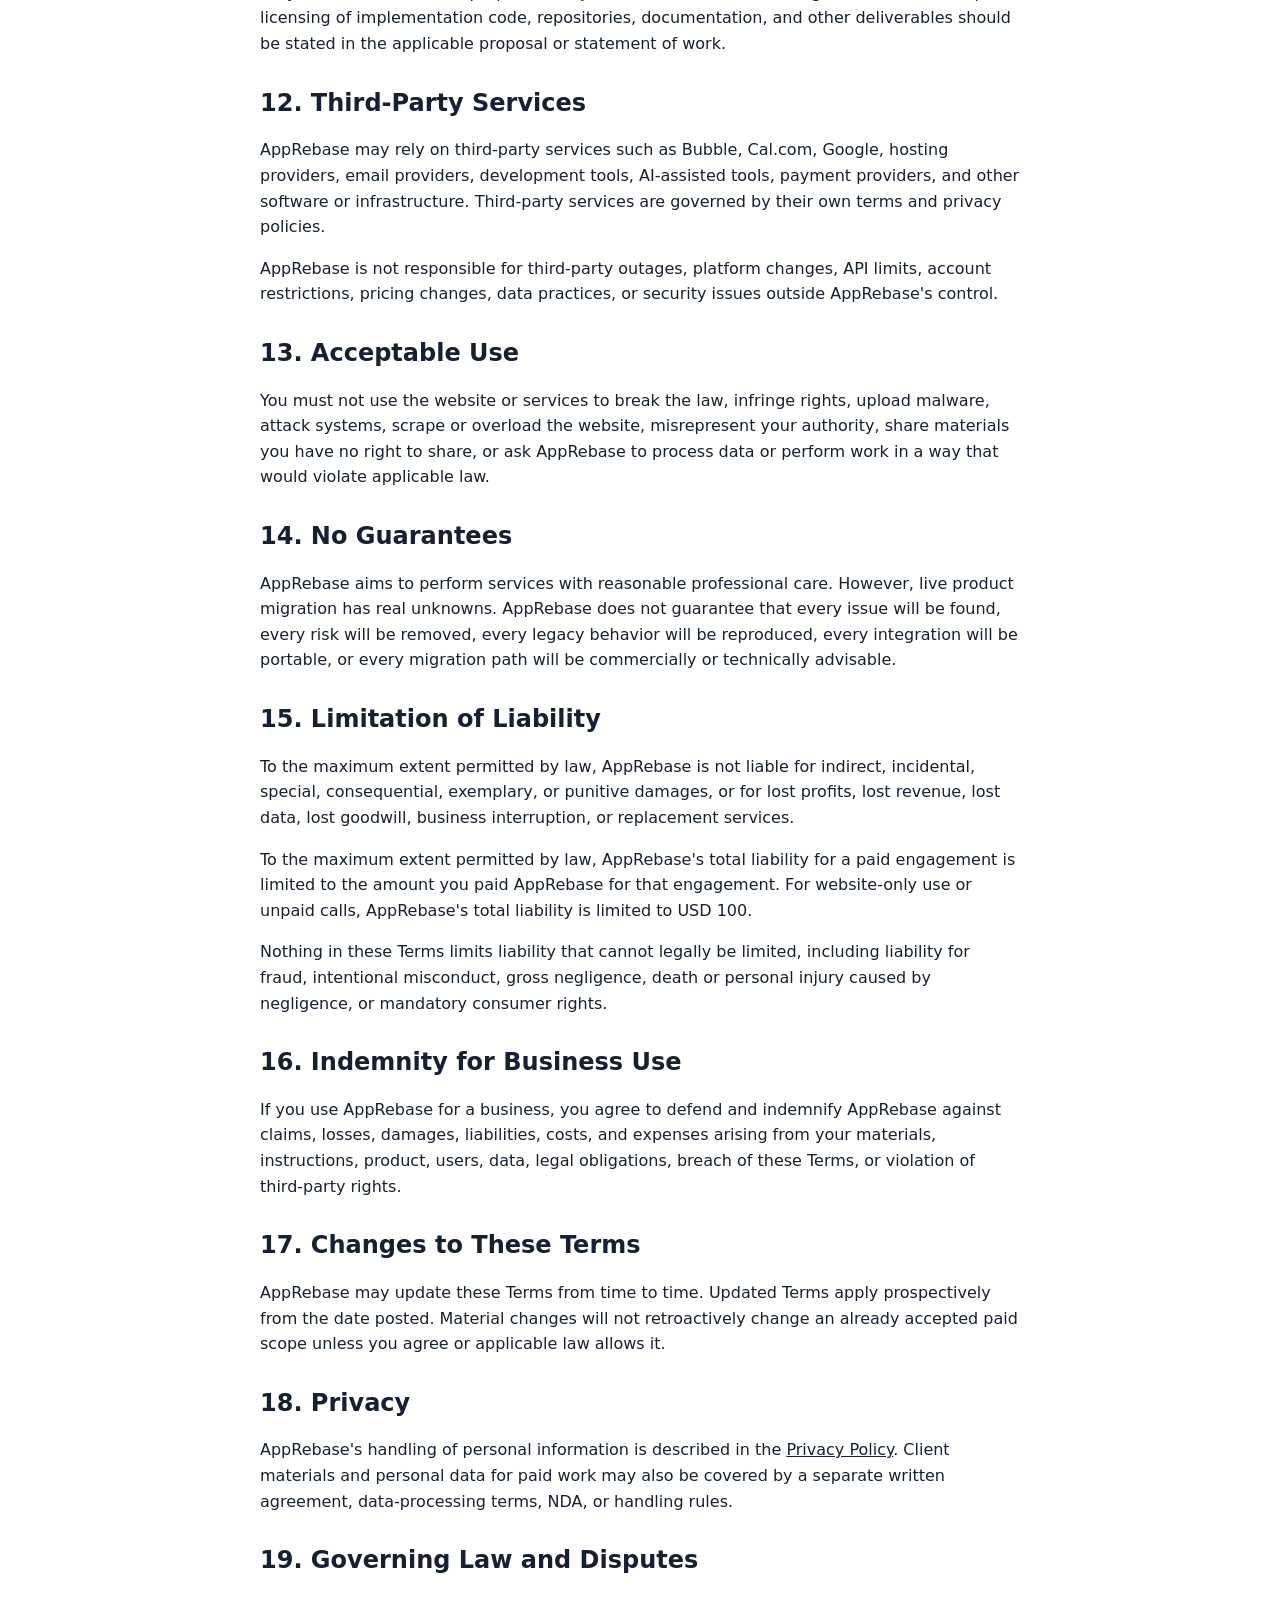
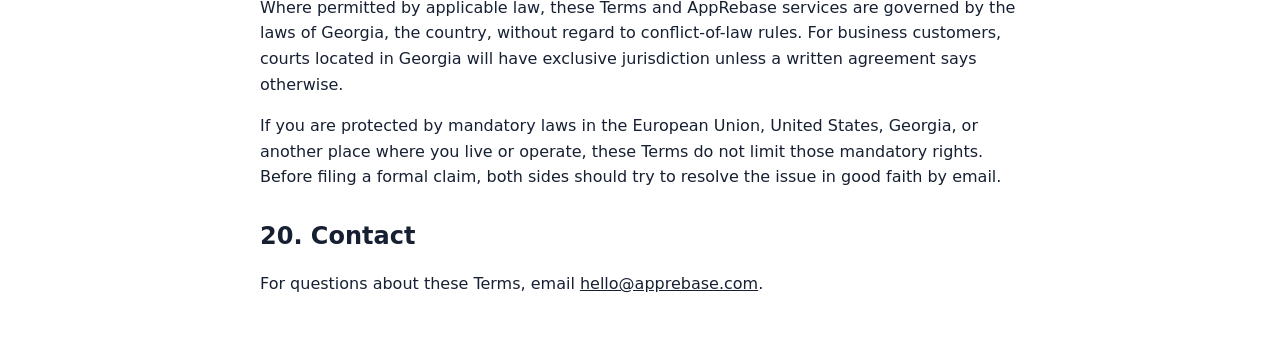
<file: terms.html>
<!doctype html>
<html lang="en">
<head>
  <meta charset="utf-8">
  <meta name="viewport" content="width=device-width, initial-scale=1">
  <meta name="robots" content="noindex, nofollow">
  <title>Terms of Service | AppRebase</title>
  <link rel="icon" href="./favicon.svg" type="image/svg+xml">
  <style>
    body {
      max-width: 760px;
      margin: 0 auto;
      padding: 48px 20px;
      color: #172033;
      font-family: system-ui, -apple-system, BlinkMacSystemFont, "Segoe UI", sans-serif;
      line-height: 1.6;
    }

    h1,
    h2 {
      line-height: 1.2;
    }

    h1 {
      margin-bottom: 0;
    }

    h2 {
      margin-top: 2rem;
    }

    a {
      color: inherit;
    }

    .updated {
      color: #5b6475;
      margin-top: 0.35rem;
    }
  </style>
</head>
<body>
  <main>
    <p><a href="./">Back to AppRebase</a></p>
    <h1>Terms of Service</h1>
    <p class="updated">Last updated: June 9, 2026</p>

    <p>
      These Terms of Service explain the basic rules for using the AppRebase website,
      booking a call, and discussing or buying AppRebase services. AppRebase is the
      service provider. By using the website, booking a call, or accepting a written
      proposal, you agree to these Terms.
    </p>

    <h2>1. The Service</h2>
    <p>
      AppRebase is a professional service for founders and operators of live Bubble
      products who are considering a controlled migration into an ownable codebase.
      The typical path is a low-access fit call, a paid Migration Scope Audit if there
      is a fit, and a separately approved fixed-scope migration proposal if both sides
      choose to continue.
    </p>
    <p>
      Website content, call discussions, audit examples, prices, and timelines are
      general information only. Paid work starts only when AppRebase accepts the
      engagement in writing, usually through a proposal, invoice, statement of work,
      or similar written agreement.
    </p>

    <h2>2. Written Proposals Control Paid Work</h2>
    <p>
      Each paid engagement should define the scope, price, timeline, required inputs,
      assumptions, exclusions, deliverables, payment terms, and any access or data
      handling rules. If a written proposal or statement of work conflicts with these
      Terms, the more specific written agreement controls for that engagement.
    </p>

    <h2>3. Who May Use AppRebase</h2>
    <p>
      You may use AppRebase only if you are at least 18 years old and have authority
      to act for yourself or for the company, product, or organization you represent.
      AppRebase is intended as a business service, not as a service for children.
    </p>

    <h2>4. Fit Calls and Early Discussions</h2>
    <p>
      The first fit call is a high-level qualification conversation. It is not a full
      audit, migration plan, security review, legal review, privacy compliance review,
      or promise that AppRebase will accept the project.
    </p>
    <p>
      For the first call, please do not send Bubble exports, editor access, admin
      access, passwords, API keys, payment credentials, private tokens, production
      customer data, or secrets. If AppRebase later needs sensitive materials, the
      scope and handling rules should be agreed first.
    </p>

    <h2>5. Migration Scope Audits</h2>
    <p>
      A Migration Scope Audit is a paid, export-based scoping step. It may use a
      Bubble export, walkthrough context, screenshots, app maps, test accounts,
      AI-assisted internal analysis, and founder or operator interviews to understand
      the app's real current state.
    </p>
    <p>
      The audit does not include production changes, data migration, DNS changes,
      payment changes, credential handling, implementation work, or cutover work
      unless a written agreement says otherwise. The audit may recommend rebuilding,
      staging, hardening Bubble first, hybridizing, pausing, or stopping.
    </p>

    <h2>6. Migration Implementation</h2>
    <p>
      Migration implementation is quoted after the audit or another agreed scoping
      step. Any implementation proposal should define the approved scope, exclusions,
      assumptions, validation path, access requirements, timeline, handover
      deliverables, and what will intentionally not be rebuilt.
    </p>
    <p>
      AppRebase does not promise exact implementation scope, price, timeline, feature
      parity, zero downtime, no data loss, password migration, or full migration
      feasibility before the app has been reviewed and the scope has been accepted in
      writing.
    </p>

    <h2>7. Your Responsibilities</h2>
    <p>
      You are responsible for providing accurate information, choosing the right
      people to join calls, reviewing deliverables, making business decisions, keeping
      backups, and ensuring that you have the right to share any materials, data,
      screenshots, exports, credentials, instructions, content, or third-party
      information you provide.
    </p>
    <p>
      You are also responsible for your own product, users, customer notices,
      regulatory obligations, privacy obligations, security obligations, and third-party
      platform obligations unless a written agreement says AppRebase is taking on a
      specific responsibility.
    </p>

    <h2>8. Fees, Payment, and Taxes</h2>
    <p>
      Fees, due dates, accepted payment methods, deposits, milestones, and taxes are
      set in the relevant proposal, invoice, or written agreement. Public prices are
      starting points or examples unless AppRebase confirms a specific price for your
      engagement in writing.
    </p>
    <p>
      AppRebase may pause or decline work if required information, approvals, access,
      or payment is late. You are responsible for any taxes, duties, bank fees,
      currency conversion fees, or similar charges that apply to your purchase unless
      the written agreement says otherwise.
    </p>

    <h2>9. Cancellations and Refunds</h2>
    <p>
      Free fit calls can be cancelled or rescheduled through the booking tool or by
      email. Paid fees are handled under the relevant proposal or invoice.
    </p>
    <p>
      Unless a written agreement or mandatory law says otherwise, paid audit or service
      fees become non-refundable once work has started. If intake shows that the app is
      materially outside the agreed scope before deep analysis begins, AppRebase may
      offer a refund, a revised scope, an upgrade with your approval, or a
      recommendation not to proceed.
    </p>
    <p>
      If mandatory consumer cancellation rights apply to you, those rights are not
      limited by these Terms. If you ask AppRebase to begin services during a statutory
      cancellation period, you may be required to pay for work already performed, and
      you may lose the right to cancel once the service has been fully performed where
      applicable law allows that result.
    </p>

    <h2>10. Client Materials and Confidentiality</h2>
    <p>
      You keep ownership of the materials you provide. AppRebase will use client
      materials only to assess fit, prepare proposals, perform agreed work, keep
      records, and protect its legal and business interests.
    </p>
    <p>
      AppRebase treats non-public client materials as confidential and uses reasonable
      care to protect them. Confidentiality does not apply to information that is public,
      already known, independently developed, received lawfully from another source, or
      required to be disclosed by law.
    </p>
    <p>
      AppRebase will not use sensitive client materials for public examples, marketing,
      or model training without permission. If AI-assisted analysis is proposed for
      sensitive materials, this should be disclosed before those materials are shared.
    </p>

    <h2>11. Intellectual Property</h2>
    <p>
      AppRebase owns the website, brand assets, pre-existing tools, templates, methods,
      know-how, internal workflows, and reusable materials it developed independently.
      You may not copy, resell, or misuse them without permission.
    </p>
    <p>
      After full payment, you may use the custom deliverables created for your paid
      engagement for your internal business purposes, subject to the relevant written
      agreement. Ownership or licensing of implementation code, repositories,
      documentation, and other deliverables should be stated in the applicable proposal
      or statement of work.
    </p>

    <h2>12. Third-Party Services</h2>
    <p>
      AppRebase may rely on third-party services such as Bubble, Cal.com, Google,
      hosting providers, email providers, development tools, AI-assisted tools, payment
      providers, and other software or infrastructure. Third-party services are governed
      by their own terms and privacy policies.
    </p>
    <p>
      AppRebase is not responsible for third-party outages, platform changes, API
      limits, account restrictions, pricing changes, data practices, or security issues
      outside AppRebase's control.
    </p>

    <h2>13. Acceptable Use</h2>
    <p>
      You must not use the website or services to break the law, infringe rights,
      upload malware, attack systems, scrape or overload the website, misrepresent your
      authority, share materials you have no right to share, or ask AppRebase to process
      data or perform work in a way that would violate applicable law.
    </p>

    <h2>14. No Guarantees</h2>
    <p>
      AppRebase aims to perform services with reasonable professional care. However,
      live product migration has real unknowns. AppRebase does not guarantee that every
      issue will be found, every risk will be removed, every legacy behavior will be
      reproduced, every integration will be portable, or every migration path will be
      commercially or technically advisable.
    </p>

    <h2>15. Limitation of Liability</h2>
    <p>
      To the maximum extent permitted by law, AppRebase is not liable for indirect,
      incidental, special, consequential, exemplary, or punitive damages, or for lost
      profits, lost revenue, lost data, lost goodwill, business interruption, or
      replacement services.
    </p>
    <p>
      To the maximum extent permitted by law, AppRebase's total liability for a paid
      engagement is limited to the amount you paid AppRebase for that engagement. For
      website-only use or unpaid calls, AppRebase's total liability is limited to USD
      100.
    </p>
    <p>
      Nothing in these Terms limits liability that cannot legally be limited, including
      liability for fraud, intentional misconduct, gross negligence, death or personal
      injury caused by negligence, or mandatory consumer rights.
    </p>

    <h2>16. Indemnity for Business Use</h2>
    <p>
      If you use AppRebase for a business, you agree to defend and indemnify AppRebase
      against claims, losses, damages, liabilities, costs, and expenses arising from
      your materials, instructions, product, users, data, legal obligations, breach of
      these Terms, or violation of third-party rights.
    </p>

    <h2>17. Changes to These Terms</h2>
    <p>
      AppRebase may update these Terms from time to time. Updated Terms apply
      prospectively from the date posted. Material changes will not retroactively change
      an already accepted paid scope unless you agree or applicable law allows it.
    </p>

    <h2>18. Privacy</h2>
    <p>
      AppRebase's handling of personal information is described in the
      <a href="./privacy.html">Privacy Policy</a>. Client materials and personal data
      for paid work may also be covered by a separate written agreement, data-processing
      terms, NDA, or handling rules.
    </p>

    <h2>19. Governing Law and Disputes</h2>
    <p>
      Where permitted by applicable law, these Terms and AppRebase services are governed
      by the laws of Georgia, the country, without regard to conflict-of-law rules. For
      business customers, courts located in Georgia will have exclusive jurisdiction
      unless a written agreement says otherwise.
    </p>
    <p>
      If you are protected by mandatory laws in the European Union, United States,
      Georgia, or another place where you live or operate, these Terms do not limit
      those mandatory rights. Before filing a formal claim, both sides should try to
      resolve the issue in good faith by email.
    </p>

    <h2>20. Contact</h2>
    <p>
      For questions about these Terms, email
      <a href="mailto:hello@apprebase.com">hello@apprebase.com</a>.
    </p>
  </main>
</body>
</html>
</file>
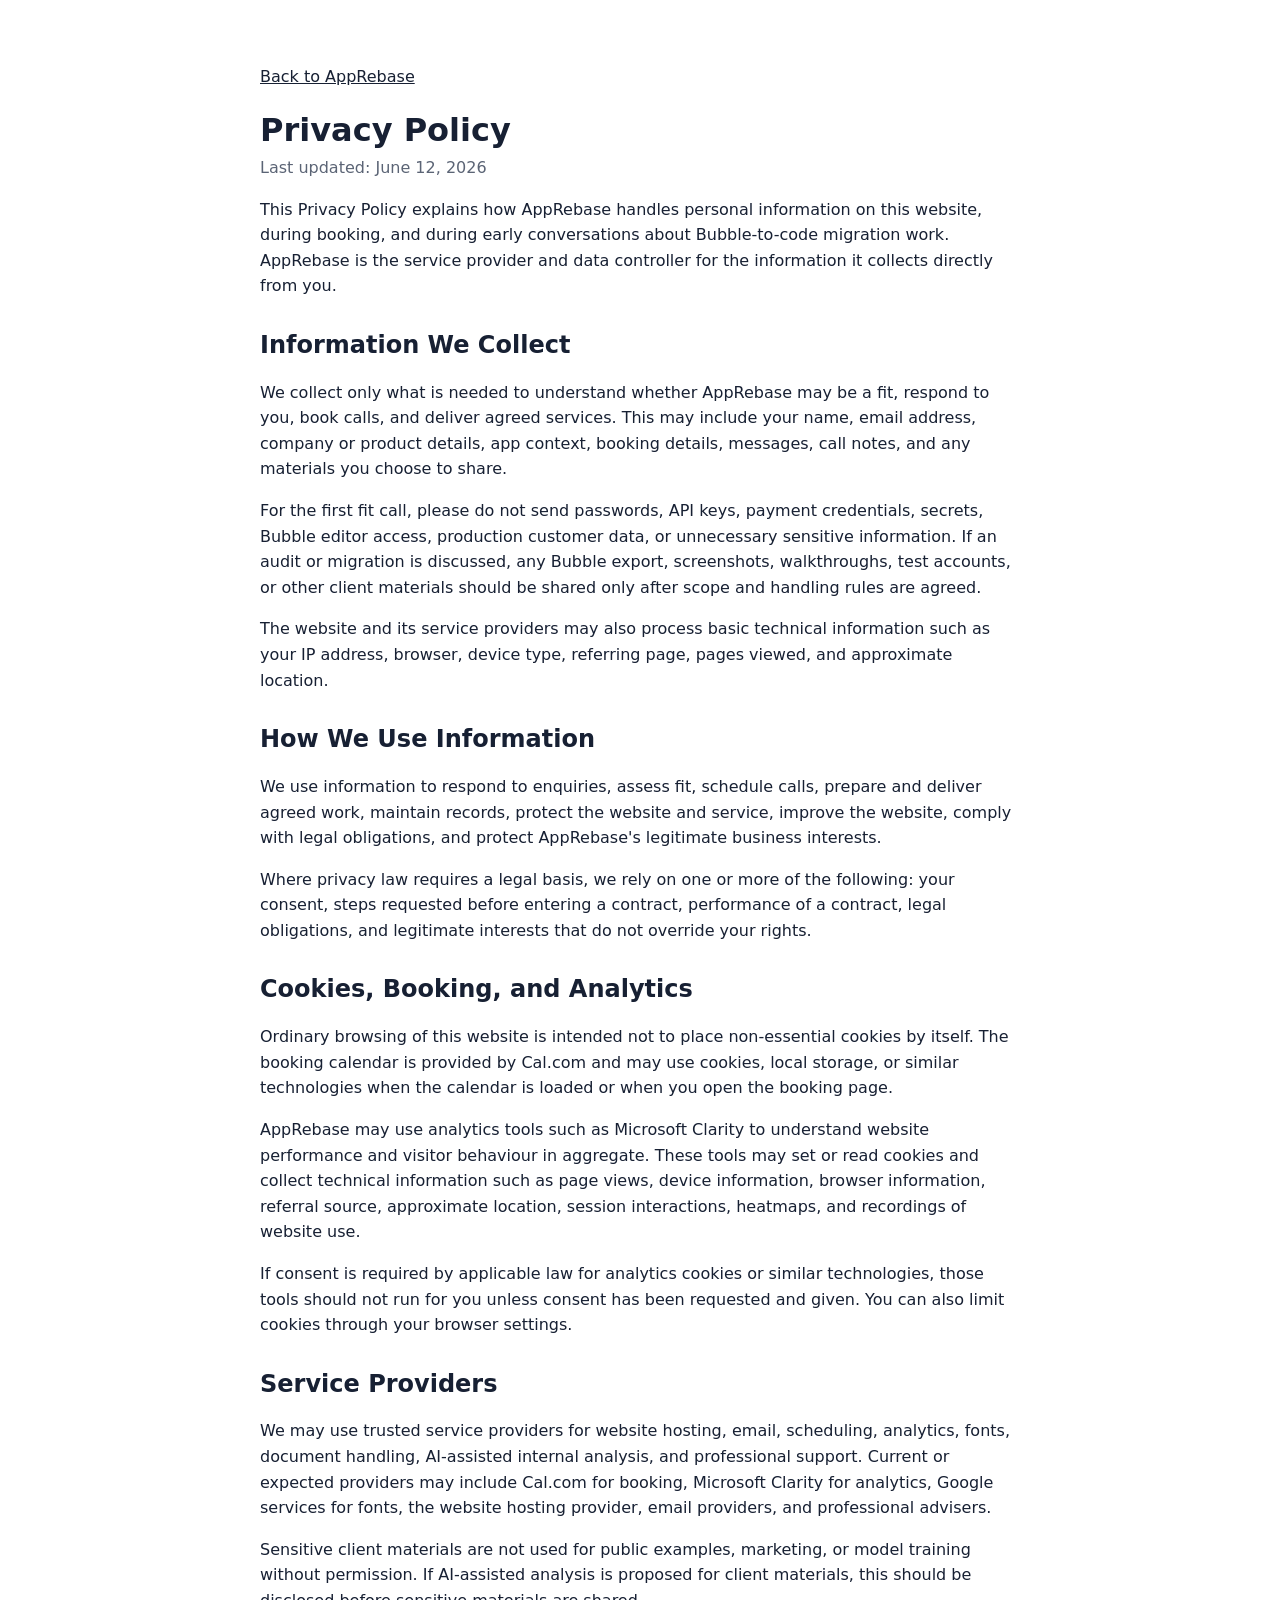
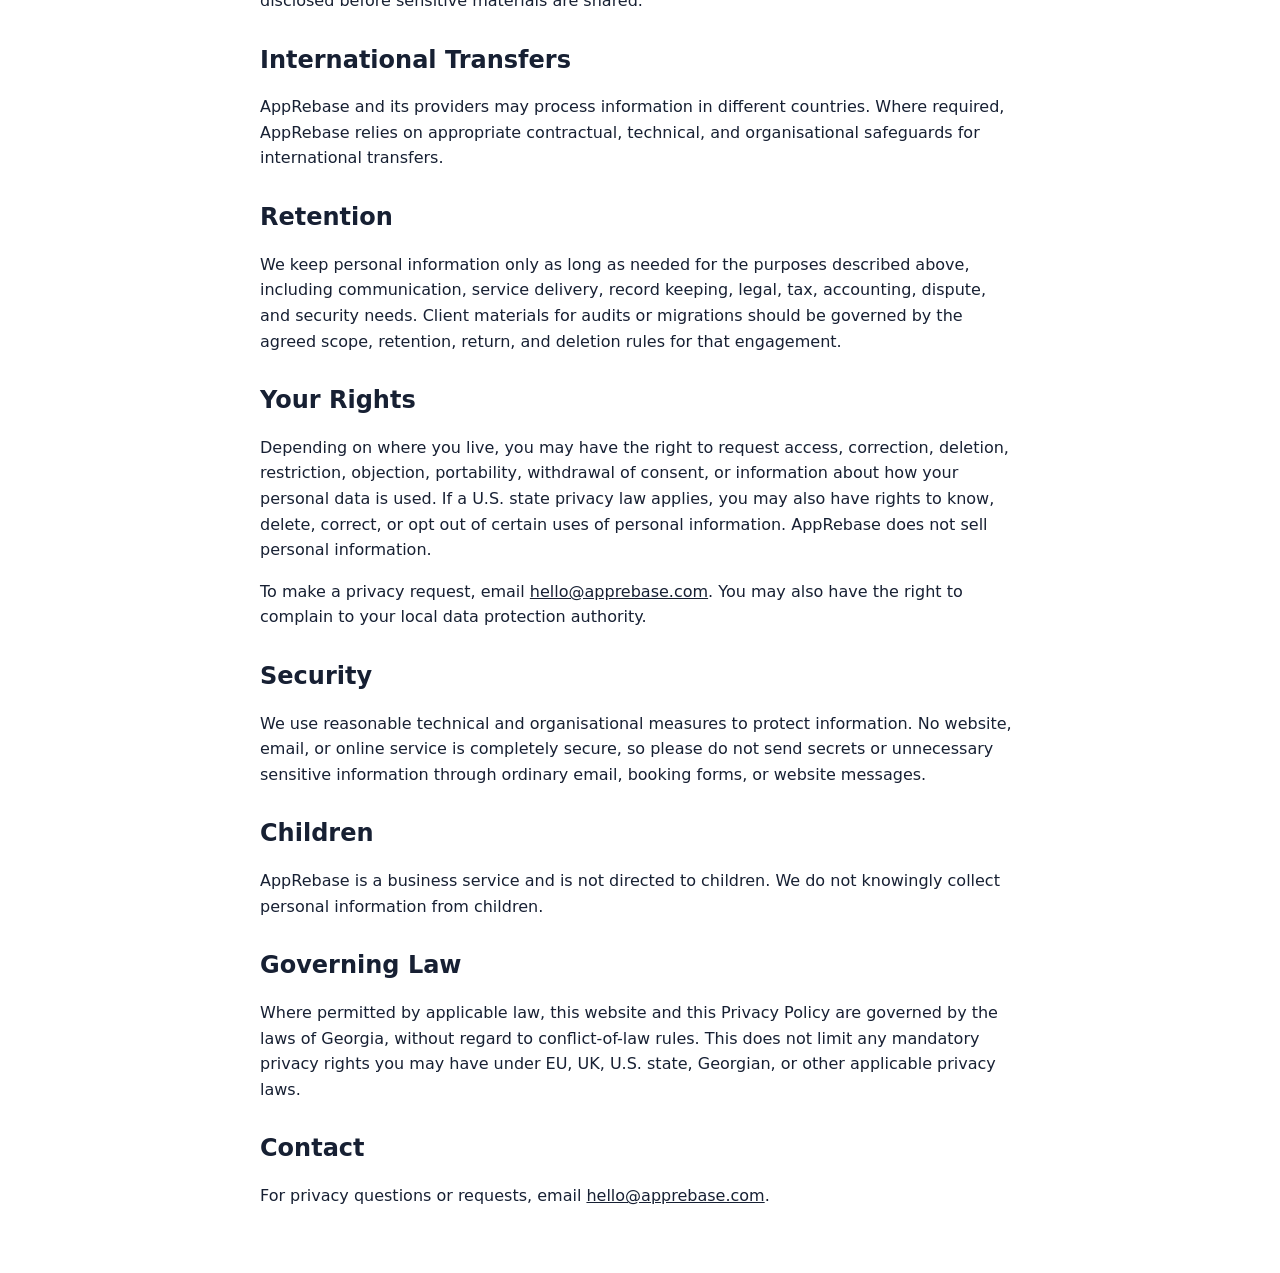
<file: site/privacy.html>
<!doctype html>
<html lang="en">
<head>
  <meta charset="utf-8">
  <meta name="viewport" content="width=device-width, initial-scale=1">
  <meta name="robots" content="noindex, nofollow">
  <title>Privacy Policy | AppRebase</title>
  <link rel="icon" href="./favicon.svg" type="image/svg+xml" sizes="any">
  <style>
    body {
      max-width: 760px;
      margin: 0 auto;
      padding: 48px 20px;
      color: #172033;
      font-family: system-ui, -apple-system, BlinkMacSystemFont, "Segoe UI", sans-serif;
      line-height: 1.6;
    }

    h1,
    h2 {
      line-height: 1.2;
    }

    h1 {
      margin-bottom: 0;
    }

    h2 {
      margin-top: 2rem;
    }

    a {
      color: inherit;
    }

    .updated {
      color: #5b6475;
      margin-top: 0.35rem;
    }
  </style>
</head>
<body>
  <main>
    <p><a href="./">Back to AppRebase</a></p>
    <h1>Privacy Policy</h1>
    <p class="updated">Last updated: June 12, 2026</p>

    <p>
      This Privacy Policy explains how AppRebase handles personal information on this website,
      during booking, and during early conversations about Bubble-to-code migration work.
      AppRebase is the service provider and data controller for the information it collects
      directly from you.
    </p>

    <h2>Information We Collect</h2>
    <p>
      We collect only what is needed to understand whether AppRebase may be a fit, respond to
      you, book calls, and deliver agreed services. This may include your name, email address,
      company or product details, app context, booking details, messages, call notes, and any
      materials you choose to share.
    </p>
    <p>
      For the first fit call, please do not send passwords, API keys, payment credentials,
      secrets, Bubble editor access, production customer data, or unnecessary sensitive
      information. If an audit or migration is discussed, any Bubble export, screenshots,
      walkthroughs, test accounts, or other client materials should be shared only after scope
      and handling rules are agreed.
    </p>
    <p>
      The website and its service providers may also process basic technical information such
      as your IP address, browser, device type, referring page, pages viewed, and approximate
      location.
    </p>

    <h2>How We Use Information</h2>
    <p>
      We use information to respond to enquiries, assess fit, schedule calls, prepare and deliver
      agreed work, maintain records, protect the website and service, improve the website, comply
      with legal obligations, and protect AppRebase's legitimate business interests.
    </p>
    <p>
      Where privacy law requires a legal basis, we rely on one or more of the following:
      your consent, steps requested before entering a contract, performance of a contract,
      legal obligations, and legitimate interests that do not override your rights.
    </p>

    <h2>Cookies, Booking, and Analytics</h2>
    <p>
      Ordinary browsing of this website is intended not to place non-essential cookies by itself.
      The booking calendar is provided by Cal.com and may use cookies, local storage, or similar
      technologies when the calendar is loaded or when you open the booking page.
    </p>
    <p>
      AppRebase may use analytics tools such as Microsoft Clarity to understand
      website performance and visitor behaviour in aggregate. These tools may set or read
      cookies and collect technical information such as page views, device information,
      browser information, referral source, approximate location, session interactions,
      heatmaps, and recordings of website use.
    </p>
    <p>
      If consent is required by applicable law for analytics cookies or similar technologies,
      those tools should not run for you unless consent has been requested and given. You can
      also limit cookies through your browser settings.
    </p>

    <h2>Service Providers</h2>
    <p>
      We may use trusted service providers for website hosting, email, scheduling, analytics,
      fonts, document handling, AI-assisted internal analysis, and professional support.
      Current or expected providers may include Cal.com for booking, Microsoft Clarity for
      analytics, Google services for fonts, the website hosting provider, email
      providers, and professional advisers.
    </p>
    <p>
      Sensitive client materials are not used for public examples, marketing, or model training
      without permission. If AI-assisted analysis is proposed for client materials, this should
      be disclosed before sensitive materials are shared.
    </p>

    <h2>International Transfers</h2>
    <p>
      AppRebase and its providers may process information in different countries. Where required,
      AppRebase relies on appropriate contractual, technical, and organisational safeguards for
      international transfers.
    </p>

    <h2>Retention</h2>
    <p>
      We keep personal information only as long as needed for the purposes described above,
      including communication, service delivery, record keeping, legal, tax, accounting, dispute,
      and security needs. Client materials for audits or migrations should be governed by the
      agreed scope, retention, return, and deletion rules for that engagement.
    </p>

    <h2>Your Rights</h2>
    <p>
      Depending on where you live, you may have the right to request access, correction, deletion,
      restriction, objection, portability, withdrawal of consent, or information about how your
      personal data is used. If a U.S. state privacy law applies, you may also have rights to know,
      delete, correct, or opt out of certain uses of personal information. AppRebase does not sell
      personal information.
    </p>
    <p>
      To make a privacy request, email <a href="mailto:hello@apprebase.com">hello@apprebase.com</a>.
      You may also have the right to complain to your local data protection authority.
    </p>

    <h2>Security</h2>
    <p>
      We use reasonable technical and organisational measures to protect information. No website,
      email, or online service is completely secure, so please do not send secrets or unnecessary
      sensitive information through ordinary email, booking forms, or website messages.
    </p>

    <h2>Children</h2>
    <p>
      AppRebase is a business service and is not directed to children. We do not knowingly collect
      personal information from children.
    </p>

    <h2>Governing Law</h2>
    <p>
      Where permitted by applicable law, this website and this Privacy Policy are governed by the
      laws of Georgia, without regard to conflict-of-law rules. This does not limit any mandatory
      privacy rights you may have under EU, UK, U.S. state, Georgian, or other applicable privacy
      laws.
    </p>

    <h2>Contact</h2>
    <p>
      For privacy questions or requests, email
      <a href="mailto:hello@apprebase.com">hello@apprebase.com</a>.
    </p>
  </main>
</body>
</html>
</file>
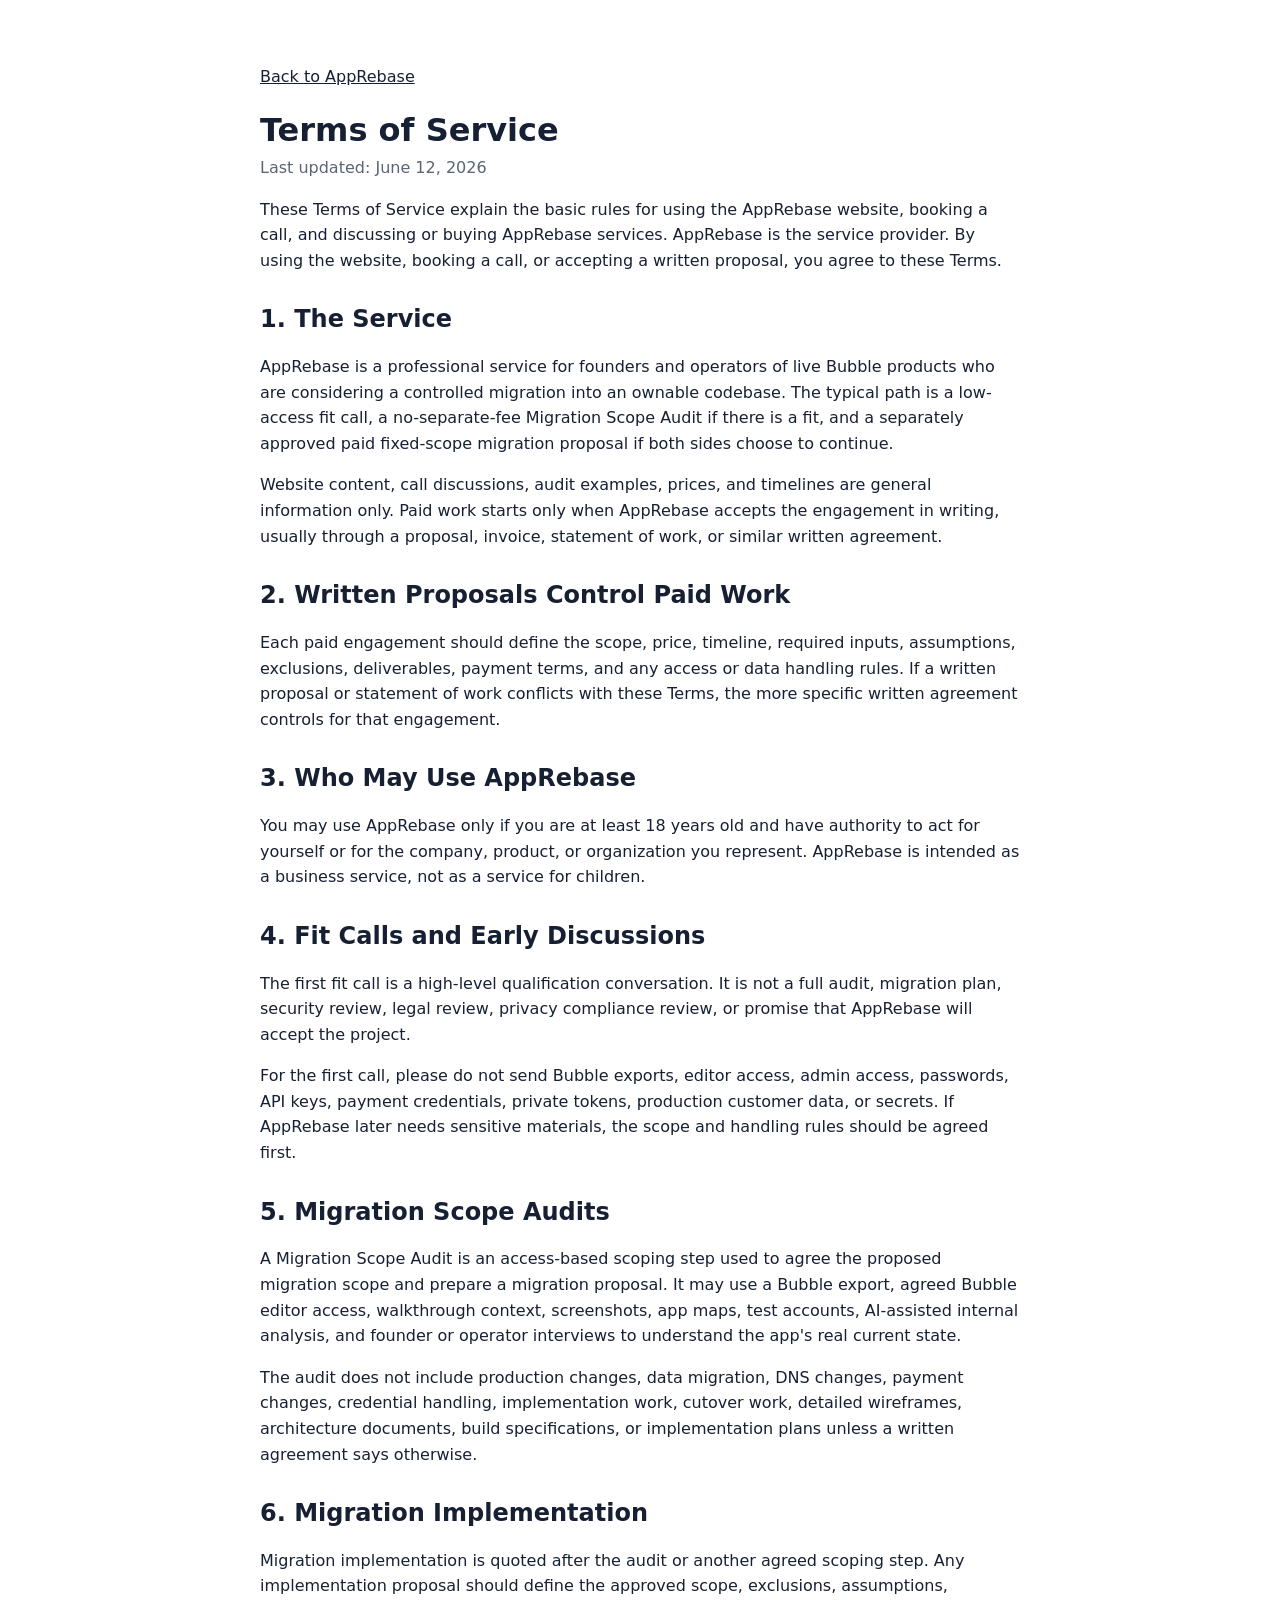
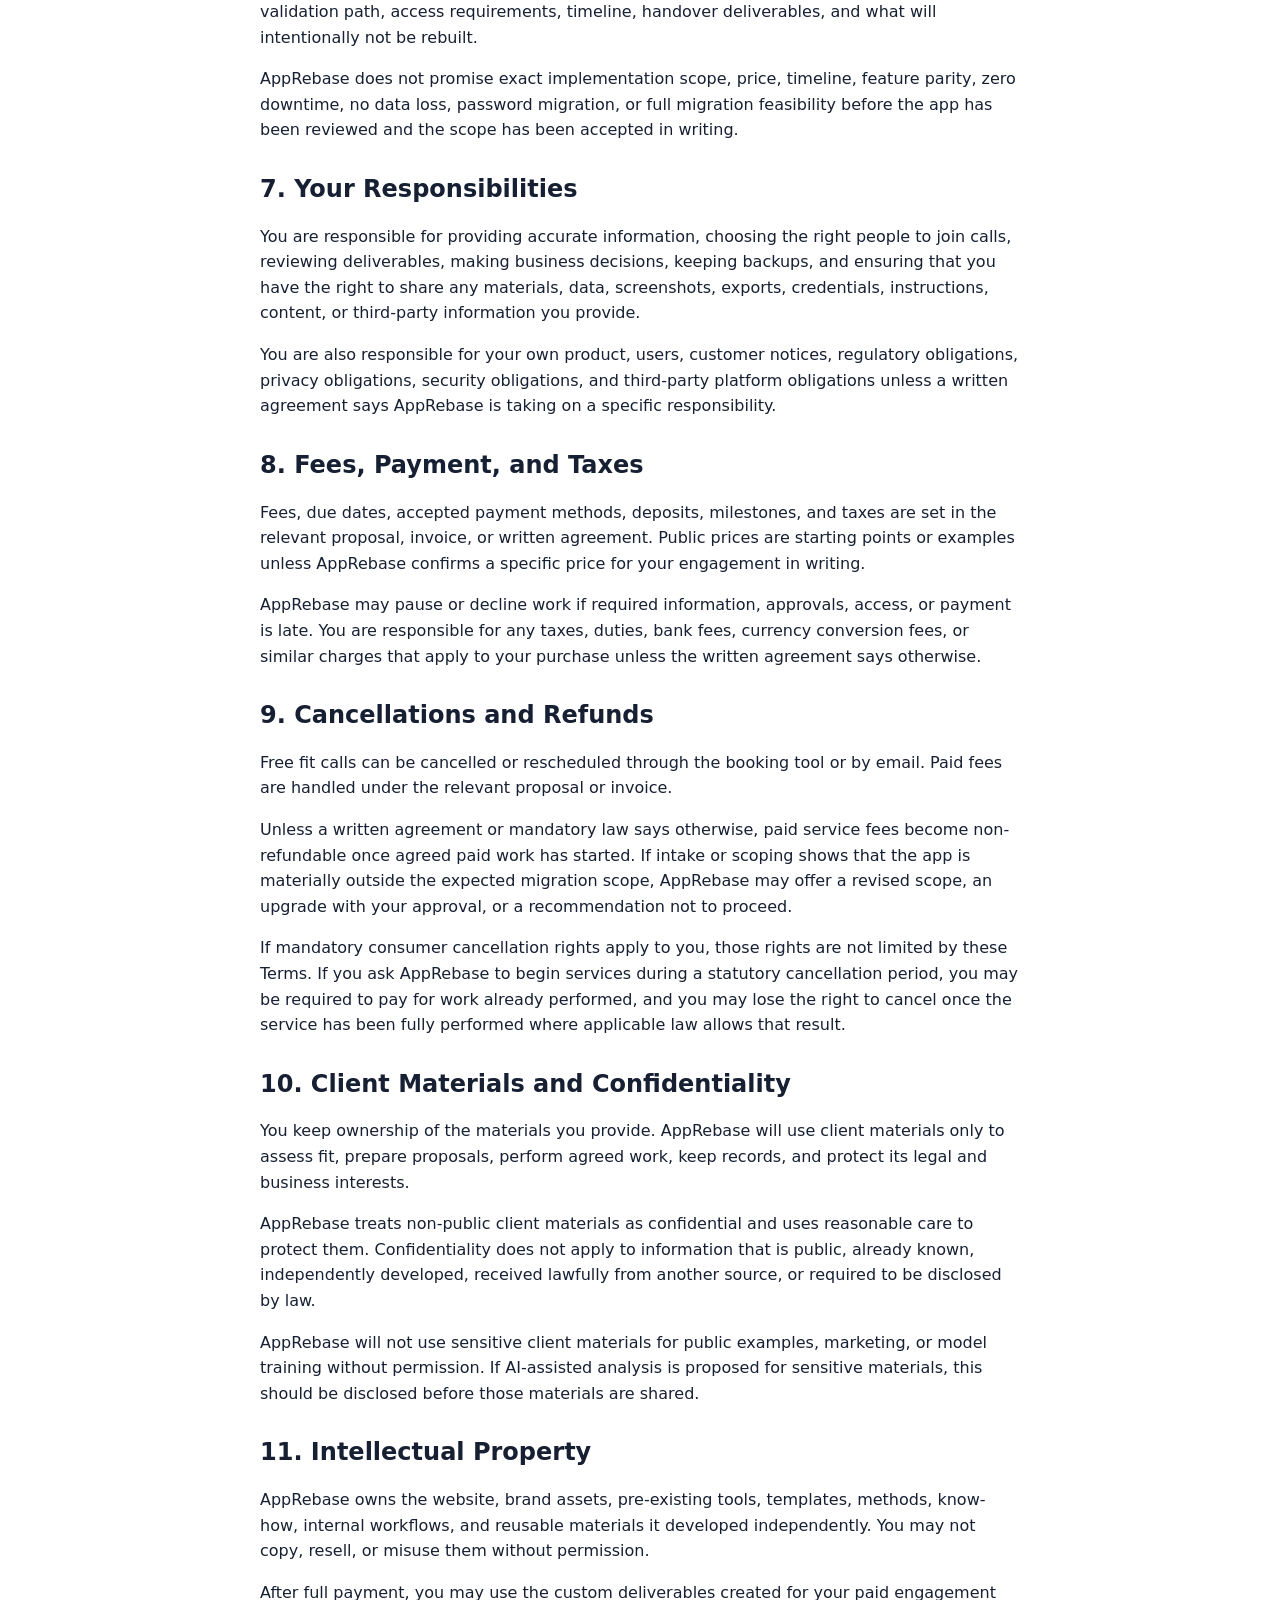
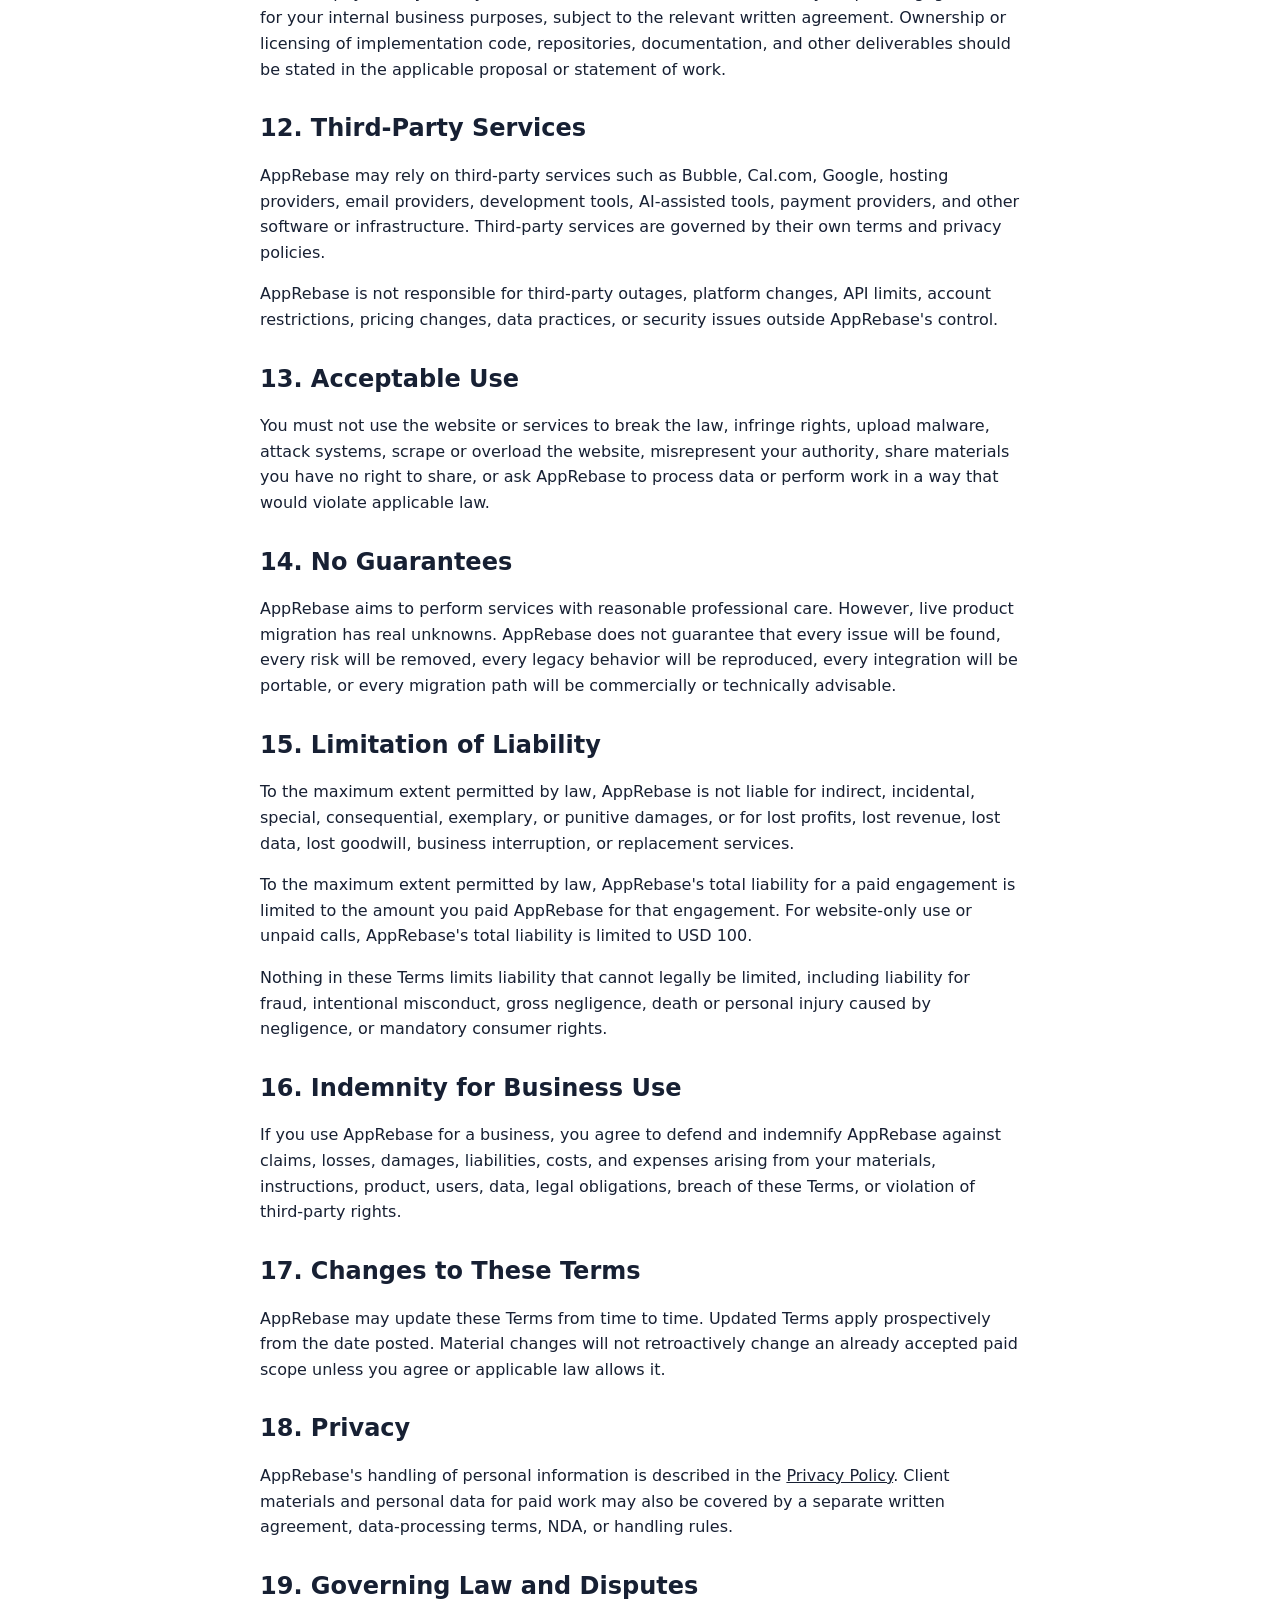
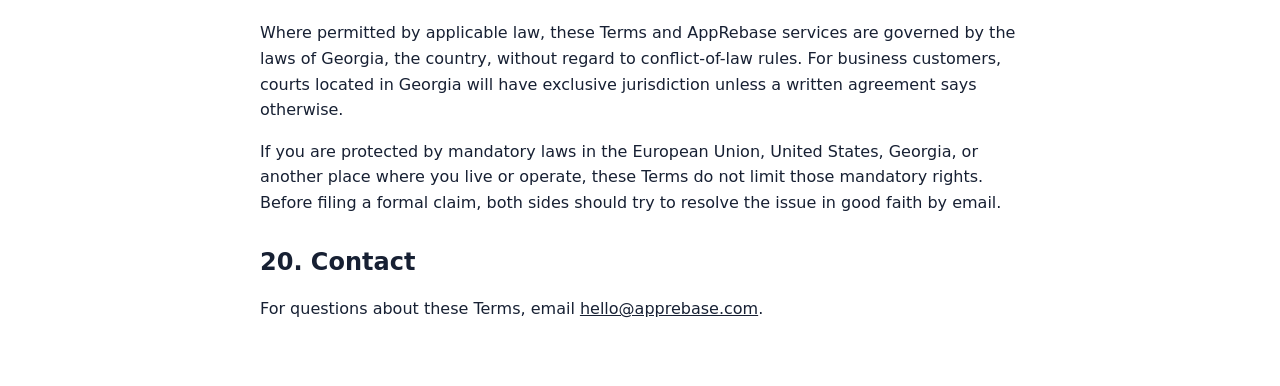
<file: site/terms.html>
<!doctype html>
<html lang="en">
<head>
  <meta charset="utf-8">
  <meta name="viewport" content="width=device-width, initial-scale=1">
  <meta name="robots" content="noindex, nofollow">
  <title>Terms of Service | AppRebase</title>
  <link rel="icon" href="./favicon.svg" type="image/svg+xml" sizes="any">
  <style>
    body {
      max-width: 760px;
      margin: 0 auto;
      padding: 48px 20px;
      color: #172033;
      font-family: system-ui, -apple-system, BlinkMacSystemFont, "Segoe UI", sans-serif;
      line-height: 1.6;
    }

    h1,
    h2 {
      line-height: 1.2;
    }

    h1 {
      margin-bottom: 0;
    }

    h2 {
      margin-top: 2rem;
    }

    a {
      color: inherit;
    }

    .updated {
      color: #5b6475;
      margin-top: 0.35rem;
    }
  </style>
</head>
<body>
  <main>
    <p><a href="./">Back to AppRebase</a></p>
    <h1>Terms of Service</h1>
    <p class="updated">Last updated: June 12, 2026</p>

    <p>
      These Terms of Service explain the basic rules for using the AppRebase website,
      booking a call, and discussing or buying AppRebase services. AppRebase is the
      service provider. By using the website, booking a call, or accepting a written
      proposal, you agree to these Terms.
    </p>

    <h2>1. The Service</h2>
    <p>
      AppRebase is a professional service for founders and operators of live Bubble
      products who are considering a controlled migration into an ownable codebase.
      The typical path is a low-access fit call, a no-separate-fee Migration Scope
      Audit if there is a fit, and a separately approved paid fixed-scope migration
      proposal if both sides choose to continue.
    </p>
    <p>
      Website content, call discussions, audit examples, prices, and timelines are
      general information only. Paid work starts only when AppRebase accepts the
      engagement in writing, usually through a proposal, invoice, statement of work,
      or similar written agreement.
    </p>

    <h2>2. Written Proposals Control Paid Work</h2>
    <p>
      Each paid engagement should define the scope, price, timeline, required inputs,
      assumptions, exclusions, deliverables, payment terms, and any access or data
      handling rules. If a written proposal or statement of work conflicts with these
      Terms, the more specific written agreement controls for that engagement.
    </p>

    <h2>3. Who May Use AppRebase</h2>
    <p>
      You may use AppRebase only if you are at least 18 years old and have authority
      to act for yourself or for the company, product, or organization you represent.
      AppRebase is intended as a business service, not as a service for children.
    </p>

    <h2>4. Fit Calls and Early Discussions</h2>
    <p>
      The first fit call is a high-level qualification conversation. It is not a full
      audit, migration plan, security review, legal review, privacy compliance review,
      or promise that AppRebase will accept the project.
    </p>
    <p>
      For the first call, please do not send Bubble exports, editor access, admin
      access, passwords, API keys, payment credentials, private tokens, production
      customer data, or secrets. If AppRebase later needs sensitive materials, the
      scope and handling rules should be agreed first.
    </p>

    <h2>5. Migration Scope Audits</h2>
    <p>
      A Migration Scope Audit is an access-based scoping step used to agree the
      proposed migration scope and prepare a migration proposal. It may use a Bubble
      export, agreed Bubble editor access, walkthrough context, screenshots, app maps,
      test accounts, AI-assisted internal analysis, and founder or operator interviews
      to understand the app's real current state.
    </p>
    <p>
      The audit does not include production changes, data migration, DNS changes,
      payment changes, credential handling, implementation work, cutover work,
      detailed wireframes, architecture documents, build specifications, or
      implementation plans unless a written agreement says otherwise.
    </p>

    <h2>6. Migration Implementation</h2>
    <p>
      Migration implementation is quoted after the audit or another agreed scoping
      step. Any implementation proposal should define the approved scope, exclusions,
      assumptions, validation path, access requirements, timeline, handover
      deliverables, and what will intentionally not be rebuilt.
    </p>
    <p>
      AppRebase does not promise exact implementation scope, price, timeline, feature
      parity, zero downtime, no data loss, password migration, or full migration
      feasibility before the app has been reviewed and the scope has been accepted in
      writing.
    </p>

    <h2>7. Your Responsibilities</h2>
    <p>
      You are responsible for providing accurate information, choosing the right
      people to join calls, reviewing deliverables, making business decisions, keeping
      backups, and ensuring that you have the right to share any materials, data,
      screenshots, exports, credentials, instructions, content, or third-party
      information you provide.
    </p>
    <p>
      You are also responsible for your own product, users, customer notices,
      regulatory obligations, privacy obligations, security obligations, and third-party
      platform obligations unless a written agreement says AppRebase is taking on a
      specific responsibility.
    </p>

    <h2>8. Fees, Payment, and Taxes</h2>
    <p>
      Fees, due dates, accepted payment methods, deposits, milestones, and taxes are
      set in the relevant proposal, invoice, or written agreement. Public prices are
      starting points or examples unless AppRebase confirms a specific price for your
      engagement in writing.
    </p>
    <p>
      AppRebase may pause or decline work if required information, approvals, access,
      or payment is late. You are responsible for any taxes, duties, bank fees,
      currency conversion fees, or similar charges that apply to your purchase unless
      the written agreement says otherwise.
    </p>

    <h2>9. Cancellations and Refunds</h2>
    <p>
      Free fit calls can be cancelled or rescheduled through the booking tool or by
      email. Paid fees are handled under the relevant proposal or invoice.
    </p>
    <p>
      Unless a written agreement or mandatory law says otherwise, paid service fees
      become non-refundable once agreed paid work has started. If intake or scoping
      shows that the app is materially outside the expected migration scope, AppRebase
      may offer a revised scope, an upgrade with your approval, or a recommendation
      not to proceed.
    </p>
    <p>
      If mandatory consumer cancellation rights apply to you, those rights are not
      limited by these Terms. If you ask AppRebase to begin services during a statutory
      cancellation period, you may be required to pay for work already performed, and
      you may lose the right to cancel once the service has been fully performed where
      applicable law allows that result.
    </p>

    <h2>10. Client Materials and Confidentiality</h2>
    <p>
      You keep ownership of the materials you provide. AppRebase will use client
      materials only to assess fit, prepare proposals, perform agreed work, keep
      records, and protect its legal and business interests.
    </p>
    <p>
      AppRebase treats non-public client materials as confidential and uses reasonable
      care to protect them. Confidentiality does not apply to information that is public,
      already known, independently developed, received lawfully from another source, or
      required to be disclosed by law.
    </p>
    <p>
      AppRebase will not use sensitive client materials for public examples, marketing,
      or model training without permission. If AI-assisted analysis is proposed for
      sensitive materials, this should be disclosed before those materials are shared.
    </p>

    <h2>11. Intellectual Property</h2>
    <p>
      AppRebase owns the website, brand assets, pre-existing tools, templates, methods,
      know-how, internal workflows, and reusable materials it developed independently.
      You may not copy, resell, or misuse them without permission.
    </p>
    <p>
      After full payment, you may use the custom deliverables created for your paid
      engagement for your internal business purposes, subject to the relevant written
      agreement. Ownership or licensing of implementation code, repositories,
      documentation, and other deliverables should be stated in the applicable proposal
      or statement of work.
    </p>

    <h2>12. Third-Party Services</h2>
    <p>
      AppRebase may rely on third-party services such as Bubble, Cal.com, Google,
      hosting providers, email providers, development tools, AI-assisted tools, payment
      providers, and other software or infrastructure. Third-party services are governed
      by their own terms and privacy policies.
    </p>
    <p>
      AppRebase is not responsible for third-party outages, platform changes, API
      limits, account restrictions, pricing changes, data practices, or security issues
      outside AppRebase's control.
    </p>

    <h2>13. Acceptable Use</h2>
    <p>
      You must not use the website or services to break the law, infringe rights,
      upload malware, attack systems, scrape or overload the website, misrepresent your
      authority, share materials you have no right to share, or ask AppRebase to process
      data or perform work in a way that would violate applicable law.
    </p>

    <h2>14. No Guarantees</h2>
    <p>
      AppRebase aims to perform services with reasonable professional care. However,
      live product migration has real unknowns. AppRebase does not guarantee that every
      issue will be found, every risk will be removed, every legacy behavior will be
      reproduced, every integration will be portable, or every migration path will be
      commercially or technically advisable.
    </p>

    <h2>15. Limitation of Liability</h2>
    <p>
      To the maximum extent permitted by law, AppRebase is not liable for indirect,
      incidental, special, consequential, exemplary, or punitive damages, or for lost
      profits, lost revenue, lost data, lost goodwill, business interruption, or
      replacement services.
    </p>
    <p>
      To the maximum extent permitted by law, AppRebase's total liability for a paid
      engagement is limited to the amount you paid AppRebase for that engagement. For
      website-only use or unpaid calls, AppRebase's total liability is limited to USD
      100.
    </p>
    <p>
      Nothing in these Terms limits liability that cannot legally be limited, including
      liability for fraud, intentional misconduct, gross negligence, death or personal
      injury caused by negligence, or mandatory consumer rights.
    </p>

    <h2>16. Indemnity for Business Use</h2>
    <p>
      If you use AppRebase for a business, you agree to defend and indemnify AppRebase
      against claims, losses, damages, liabilities, costs, and expenses arising from
      your materials, instructions, product, users, data, legal obligations, breach of
      these Terms, or violation of third-party rights.
    </p>

    <h2>17. Changes to These Terms</h2>
    <p>
      AppRebase may update these Terms from time to time. Updated Terms apply
      prospectively from the date posted. Material changes will not retroactively change
      an already accepted paid scope unless you agree or applicable law allows it.
    </p>

    <h2>18. Privacy</h2>
    <p>
      AppRebase's handling of personal information is described in the
      <a href="./privacy.html">Privacy Policy</a>. Client materials and personal data
      for paid work may also be covered by a separate written agreement, data-processing
      terms, NDA, or handling rules.
    </p>

    <h2>19. Governing Law and Disputes</h2>
    <p>
      Where permitted by applicable law, these Terms and AppRebase services are governed
      by the laws of Georgia, the country, without regard to conflict-of-law rules. For
      business customers, courts located in Georgia will have exclusive jurisdiction
      unless a written agreement says otherwise.
    </p>
    <p>
      If you are protected by mandatory laws in the European Union, United States,
      Georgia, or another place where you live or operate, these Terms do not limit
      those mandatory rights. Before filing a formal claim, both sides should try to
      resolve the issue in good faith by email.
    </p>

    <h2>20. Contact</h2>
    <p>
      For questions about these Terms, email
      <a href="mailto:hello@apprebase.com">hello@apprebase.com</a>.
    </p>
  </main>
</body>
</html>
</file>
<file: assets/index-CWJK4vTX.css>
:root{color-scheme:light;--color-bg: oklch(.985 .006 250);--color-bg-soft: oklch(.955 .007 250);--color-bg-quiet: oklch(.918 .01 250);--color-ink: oklch(.155 .018 255);--color-ink-soft: oklch(.335 .024 255);--color-muted: oklch(.455 .026 255);--color-line: oklch(.785 .014 255);--color-line-strong: oklch(.455 .026 255);--color-action: oklch(.52 .17 20);--color-action-dark: oklch(.32 .12 20);--color-proof: oklch(.47 .11 184);--color-proof-soft: oklch(.905 .035 184);--color-proof-ink: oklch(.29 .08 184);--color-caution: oklch(.66 .12 62);--color-caution-soft: oklch(.93 .04 62);--color-caution-ink: oklch(.34 .09 62);--color-dark: oklch(.11 .006 255);--color-dark-2: oklch(.16 .01 255);--color-white: oklch(.995 .005 250);--color-focus: oklch(.58 .16 184);--font-display: "Archivo", Aptos, system-ui, -apple-system, BlinkMacSystemFont, "Segoe UI", sans-serif;--font-body: "Archivo", Aptos, system-ui, -apple-system, BlinkMacSystemFont, "Segoe UI", sans-serif;--font-mono: "Azeret Mono", ui-monospace, SFMono-Regular, Menlo, Monaco, Consolas, monospace;--space-3xs: .125rem;--space-2xs: .25rem;--space-xs: .5rem;--space-sm: .75rem;--space-md: 1rem;--space-lg: 1.5rem;--space-xl: 2.5rem;--space-2xl: 4rem;--space-3xl: 6rem;--space-4xl: 9rem;--text-xs: .64rem;--text-sm: .8rem;--text-base: 1rem;--text-md: 1.25rem;--text-lg: 1.5625rem;--text-xl: 1.9531rem;--text-2xl: 2.4414rem;--text-3xl: 3.0518rem;--text-4xl: 3.8147rem;--text-display-s: clamp(2.4rem, 3.7vw + .75rem, 4.25rem);--text-display: clamp(2.75rem, 4.5vw + 1rem, 5.25rem);--ease-out: cubic-bezier(.16, 1, .3, 1);--ease-in: cubic-bezier(.7, 0, .84, 0);--ease-in-out: cubic-bezier(.65, 0, .35, 1);--dur-micro: .12s;--dur-short: .22s;--dur-long: .42s;--rule-hair: 1px;--radius-sm: 9px;--radius-md: 10px;--radius-pill: 999px;--shadow-whisper: 0 1px 2px oklch(.2 .01 255 / .05);--layout-max: 1180px;--layout-wide: 1380px;--layout-gutter: clamp(18px, 4vw, 48px);--header-height: 72px;--z-sticky: 200;--max: var(--layout-max);--wide: var(--layout-wide);--gutter: var(--layout-gutter);--radius: var(--radius-md);--header: var(--header-height)}*{box-sizing:border-box}html{overflow-x:clip;scroll-behavior:smooth;background:var(--color-bg);color:var(--color-ink)}body{margin:0;overflow-x:clip;background:linear-gradient(90deg,color-mix(in oklch,var(--color-line) 36%,transparent) 1px,transparent 1px) 50% 0 / min(96vw,1180px) 100% no-repeat,var(--color-bg);color:var(--color-ink);font-family:var(--font-body);font-size:17px;line-height:1.55;letter-spacing:0;text-rendering:optimizeLegibility;-webkit-font-smoothing:antialiased}body::selection{background:var(--color-action);color:var(--color-white)}a{color:inherit;text-decoration-thickness:1px;text-underline-offset:.22em}a:hover{color:var(--color-action-dark)}h1,h2,h3,p,ul,ol{margin-top:0}h1,h2,h3{text-wrap:balance}p,li{text-wrap:pretty}h1{max-width:980px;margin-bottom:24px;font-size:var(--text-display-s);line-height:1;letter-spacing:0;font-weight:900;overflow-wrap:anywhere;min-width:0}h2{max-width:820px;margin-bottom:22px;font-size:clamp(var(--text-2xl),4vw,var(--text-4xl));line-height:1.02;letter-spacing:0;font-weight:850;overflow-wrap:anywhere;min-width:0}h3{margin-bottom:10px;font-size:clamp(1.25rem,2vw,1.65rem);line-height:1.08;letter-spacing:0;font-weight:800;overflow-wrap:anywhere;min-width:0}p{margin-bottom:18px}ul{margin:0;padding:0;list-style:none}.wrap{width:min(var(--max),calc(100% - var(--gutter) - var(--gutter)));margin:0 auto}.wide{width:min(var(--wide),calc(100% - var(--gutter) - var(--gutter)));margin:0 auto}.topbar{position:sticky;top:0;z-index:30;border-bottom:1px solid var(--color-line);background:color-mix(in oklch,var(--color-bg) 94%,transparent);-webkit-backdrop-filter:blur(14px);backdrop-filter:blur(14px)}.topbar-inner{min-height:var(--header);display:flex;gap:28px;align-items:center;justify-content:space-between}.brand{display:inline-flex;align-items:center;color:var(--color-ink);font-size:18px;font-weight:850;letter-spacing:0;text-decoration:none}.brand small{display:block;margin-top:1px;color:var(--color-muted);font-size:12px;font-weight:650;letter-spacing:0}.button{min-height:48px;display:inline-flex;align-items:center;justify-content:center;gap:10px;border:0;border-radius:var(--radius-pill);padding:14px 20px;background:var(--color-action);color:var(--color-white);font-size:15px;line-height:1.05;font-weight:850;white-space:nowrap;text-decoration:none;transition:transform var(--dur-short) var(--ease-out),background var(--dur-short) var(--ease-out),color var(--dur-short) var(--ease-out)}.button:hover{transform:translateY(-1px);background:var(--color-action-dark);color:var(--color-white);text-decoration:none}.button:active{transform:translateY(1px)}.button[aria-disabled=true],.button.is-disabled{opacity:.55;cursor:not-allowed;pointer-events:none;transform:none}.button.secondary{background:var(--color-bg-quiet);color:var(--color-ink)}.button.secondary:hover{background:var(--color-ink);color:var(--color-white)}a:focus-visible,button:focus-visible,summary:focus-visible,.button:focus-visible{outline:2px solid var(--color-focus);outline-offset:4px}.section{position:relative;border-bottom:1px solid var(--color-line);background:var(--color-bg)}.section.soft{background:var(--color-bg-soft)}.section.dark{background:var(--color-dark);color:var(--color-white)}.section-inner{padding:clamp(72px,10vw,138px) 0}.hero{min-height:calc(100svh - var(--header));isolation:isolate;overflow:clip;background:var(--color-bg)}.hero:before{content:"";position:absolute;inset:0;z-index:-2;background:linear-gradient(90deg,transparent 0 10%,color-mix(in oklch,var(--color-line) 54%,transparent) 10% calc(10% + 1px),transparent calc(10% + 1px) 100%),linear-gradient(0deg,color-mix(in oklch,var(--color-bg-quiet) 64%,transparent) 1px,transparent 1px) 0 0 / 100% 44px;opacity:.68}.hero-inner{min-height:calc(100svh - var(--header));display:grid;grid-template-rows:auto auto;align-content:center;row-gap:clamp(34px,4.5vw,60px);padding:clamp(30px,4vw,48px) 0 22px}.hero-copy{width:100%;max-width:1020px;min-width:0;align-self:center}.kicker{display:inline-flex;align-items:center;gap:10px;margin:0 0 18px;color:var(--color-action-dark);font-size:14px;font-weight:800}.kicker:before{content:"";width:34px;height:2px;border-radius:2px;background:currentColor}.hero-lead{max-width:800px;margin-bottom:0;color:var(--color-ink-soft);font-size:clamp(1.1rem,1.65vw,1.38rem);line-height:1.25;font-weight:520}.hero-offer{max-width:760px;margin:14px 0 0;color:var(--color-ink);font-size:clamp(1.08rem,1.9vw,1.32rem);line-height:1.36;font-weight:700}.actions{min-width:0;display:flex;flex-wrap:wrap;gap:12px;align-items:center;margin-top:24px}.shift-map{display:grid;grid-template-columns:minmax(220px,.9fr) minmax(280px,1.1fr) minmax(220px,.9fr);gap:0;align-items:stretch;border:1px solid var(--color-line);border-radius:var(--radius);background:color-mix(in oklch,var(--color-bg) 92%,transparent)}.shift-node{min-height:132px;display:grid;align-content:space-between;gap:20px;padding:22px;border-right:1px solid var(--color-line)}.shift-node:last-child{border-right:0}.shift-node strong{display:block;max-width:24ch;font-size:clamp(1.2rem,2vw,1.75rem);line-height:1.05;letter-spacing:0;font-weight:850}.shift-node span,.artifact-label{color:var(--color-muted);font-family:var(--font-mono);font-size:11px;line-height:1.45;font-weight:650}.shift-node.rebase{background:var(--color-dark);color:var(--color-white)}.shift-node.rebase span{color:color-mix(in oklch,var(--color-white) 70%,transparent)}.section-head{max-width:920px;margin-bottom:clamp(28px,4vw,48px)}.section-head p{max-width:760px;color:var(--color-ink-soft);font-size:clamp(1.08rem,1.7vw,1.28rem);line-height:1.42}.section.dark .section-head p,.section.dark .muted,.section.dark .artifact-label{color:color-mix(in oklch,var(--color-white) 70%,transparent)}.two-col{display:grid;grid-template-columns:minmax(260px,.8fr) minmax(0,1.2fr);gap:clamp(38px,7vw,92px);align-items:start}.rail{position:sticky;top:calc(var(--header) + 34px);display:grid;gap:16px;color:var(--color-muted);font-size:15px;font-weight:700}.rail strong{color:var(--color-ink);font-size:18px;font-weight:850}.section.dark .rail strong{color:var(--color-white)}.foundation-switch{display:grid;grid-template-columns:1fr auto 1fr;gap:18px;align-items:stretch}.foundation-side{min-height:360px;display:grid;grid-template-rows:auto 1fr;gap:22px;border:1px solid var(--color-line);border-radius:var(--radius);padding:clamp(22px,4vw,34px);background:var(--color-bg)}.foundation-side.code{border-color:color-mix(in oklch,var(--color-proof) 42%,var(--color-line));background:linear-gradient(180deg,var(--color-proof-soft),var(--color-bg))}.switch-axis{width:42px;display:grid;place-items:center}.switch-axis span{width:3px;height:100%;border-radius:var(--radius-pill);background:linear-gradient(180deg,var(--color-action),var(--color-proof))}.mini-ledger{display:grid;gap:9px;align-content:end}.mini-ledger li,.ledger-row,.scope-row,.faq details,.proof-row{border:1px solid var(--color-line);border-radius:var(--radius);background:var(--color-bg)}.mini-ledger li{padding:12px 13px;color:var(--color-ink-soft);font-size:14px;font-weight:680}.live-ledger{display:grid;grid-template-columns:repeat(4,minmax(0,1fr));gap:10px}.ledger-cell{min-height:132px;display:grid;align-content:space-between;gap:18px;border:1px solid var(--color-line);border-radius:var(--radius);padding:18px;background:var(--color-bg)}.ledger-cell strong{font-size:19px;line-height:1.12;font-weight:850}.ledger-cell span{color:var(--color-muted);font-size:13px;line-height:1.35;font-weight:650}.tax-ledger{display:grid;gap:10px;counter-reset:tax}.ledger-row{display:grid;grid-template-columns:72px minmax(0,.9fr) minmax(0,1.1fr);gap:22px;align-items:start;padding:20px;counter-increment:tax}.ledger-row:before{content:counter(tax,decimal-leading-zero);width:42px;height:42px;display:grid;place-items:center;border-radius:50%;background:var(--color-bg-soft);color:var(--color-action-dark);font-family:var(--font-mono);font-size:12px;font-weight:700}.ledger-row h3{margin-bottom:0;font-size:clamp(1.16rem,2vw,1.58rem)}.ledger-row p{margin-bottom:0;color:var(--color-ink-soft)}.method-track{position:relative;display:grid;grid-template-columns:repeat(3,minmax(0,1fr));gap:14px}.method-track:before{content:"";position:absolute;top:30px;left:9%;right:9%;height:2px;background:color-mix(in oklch,var(--color-proof) 55%,var(--color-line))}.method-step{position:relative;display:grid;grid-template-rows:auto auto 1fr auto;gap:16px;min-height:420px;border:1px solid color-mix(in oklch,var(--color-white) 20%,var(--color-line-strong));border-radius:var(--radius);padding:20px;background:var(--color-dark-2)}.method-dot{width:60px;height:60px;display:grid;place-items:center;border-radius:50%;background:var(--color-proof);color:var(--color-white);font-family:var(--font-mono);font-size:12px;font-weight:700}.method-step p{color:color-mix(in oklch,var(--color-white) 76%,transparent)}.output{margin-top:auto;border-radius:var(--radius-sm);padding:13px;background:color-mix(in oklch,var(--color-white) 9%,transparent);color:var(--color-white);font-size:14px;line-height:1.4;font-weight:700}.audit-grid{display:grid;grid-template-columns:minmax(280px,.44fr) minmax(0,1.56fr);gap:18px;align-items:start}.price{display:grid;align-content:start;gap:18px;border-radius:var(--radius);padding:clamp(22px,3vw,30px);background:var(--color-dark);color:var(--color-white)}.price strong{display:block;max-width:100%;margin-top:12px;font-size:clamp(2.85rem,4.2vw,3.75rem);line-height:.98;letter-spacing:0;font-weight:900;white-space:nowrap}.price p{margin-bottom:0;color:color-mix(in oklch,var(--color-white) 76%,transparent)}.price .artifact-label{color:color-mix(in oklch,var(--color-white) 84%,var(--color-proof-soft));font-weight:720}.scope-ledger{display:grid;gap:10px}.scope-row{display:grid;grid-template-columns:minmax(140px,.42fr) minmax(0,1fr) auto;gap:18px;align-items:center;padding:16px}.scope-row strong{font-size:17px;font-weight:850}.scope-row p{margin-bottom:0;color:var(--color-ink-soft);font-size:15px;line-height:1.4}.badge{display:inline-flex;align-items:center;justify-content:center;min-width:82px;border-radius:var(--radius-pill);padding:7px 10px;background:var(--color-proof-soft);color:var(--color-proof-ink);font-family:var(--font-mono);font-size:11px;font-weight:700;white-space:nowrap}.badge.caution{background:var(--color-caution-soft);color:var(--color-caution-ink)}.fit-grid{display:grid;grid-template-columns:1.08fr .92fr;gap:18px}.fit-block{--fit-accent: var(--color-proof);--fit-soft: var(--color-proof-soft);--fit-ink: var(--color-proof-ink);position:relative;overflow:clip;display:grid;align-content:start;border:1px solid color-mix(in oklch,var(--fit-accent) 38%,var(--fit-soft));border-radius:var(--radius);padding:clamp(24px,4vw,34px);background:linear-gradient(180deg,var(--fit-soft) 0%,var(--color-bg) 64%)}.fit-block:before{content:"";position:absolute;inset:0 auto 0 0;width:5px;background:var(--fit-accent)}.fit-block.not{--fit-accent: var(--color-caution);--fit-soft: var(--color-caution-soft);--fit-ink: var(--color-caution-ink);background:linear-gradient(180deg,var(--fit-soft) 0%,var(--color-bg-soft) 64%)}.fit-block .artifact-label,.fit-block.not h3{color:var(--fit-ink)}.fit-decision{width:fit-content;max-width:100%;display:inline-grid;grid-template-columns:auto minmax(0,1fr);gap:10px;align-items:center;margin-bottom:18px;border:1px solid color-mix(in oklch,var(--fit-accent) 34%,var(--fit-soft));border-radius:calc(var(--radius) - 4px);padding:8px;background:var(--fit-soft);color:var(--fit-ink)}.decision-word{min-height:30px;display:inline-flex;align-items:center;justify-content:center;border-radius:var(--radius-pill);padding:6px 12px;background:color-mix(in oklch,var(--fit-accent) 18%,var(--fit-soft));color:var(--fit-ink);font-family:var(--font-mono);font-size:12px;line-height:1;font-weight:750;white-space:nowrap}.decision-note{color:var(--fit-ink);font-size:13px;line-height:1.25;font-weight:720}.fit-list{display:grid;gap:12px;margin-top:22px}.fit-list li{display:grid;grid-template-columns:22px minmax(0,1fr);gap:12px;color:var(--color-ink-soft);font-weight:650}.fit-list li:before{content:"";width:10px;height:10px;margin-top:8px;border-radius:50%;background:var(--fit-accent)}.founder-proof{display:grid;grid-template-columns:minmax(380px,.82fr) minmax(0,1.18fr);gap:clamp(22px,3vw,34px);align-items:stretch}.founder-card{display:grid;grid-template-rows:auto auto;gap:0;border-radius:var(--radius);padding:0;overflow:clip;background:var(--color-dark);color:var(--color-white)}.founder-photo{position:relative;aspect-ratio:1 / 1;min-height:0;margin:0;overflow:clip;border-bottom:1px solid color-mix(in oklch,var(--color-white) 12%,transparent);background:var(--color-dark-2)}.founder-photo img{position:absolute;inset:0;width:100%;height:100%;display:block;object-fit:cover;object-position:50% 28%;filter:saturate(.92) contrast(1.02)}.founder-photo:after{content:"";position:absolute;inset:auto 0 0;height:42%;background:linear-gradient(180deg,transparent 0%,color-mix(in oklch,var(--color-dark) 82%,transparent) 100%);pointer-events:none}.founder-card-body{display:grid;gap:14px;align-content:end;padding:clamp(24px,2.6vw,34px);background:linear-gradient(160deg,color-mix(in oklch,var(--color-action) 22%,var(--color-dark)) 0%,var(--color-dark) 62%),var(--color-dark)}.founder-card .artifact-label{color:color-mix(in oklch,var(--color-white) 72%,transparent)}.founder-card strong{max-width:16ch;margin:0;font-size:clamp(1.7rem,4vw,3rem);line-height:1;letter-spacing:0;font-weight:900}.founder-name-row{display:flex;flex-wrap:wrap;gap:10px;align-items:center}.founder-linkedin{width:38px;height:38px;display:inline-flex;align-items:center;justify-content:center;flex:0 0 auto;border:1px solid color-mix(in oklch,var(--color-white) 26%,transparent);border-radius:var(--radius-pill);background:color-mix(in oklch,var(--color-white) 8%,transparent);color:var(--color-white);font-family:var(--font-body);font-size:15px;line-height:1;font-weight:850;text-decoration:none;transition:transform var(--dur-short) var(--ease-out),background var(--dur-short) var(--ease-out),border-color var(--dur-short) var(--ease-out)}.founder-linkedin svg{width:17px;height:17px;display:block;fill:currentColor}.founder-linkedin:hover{transform:translateY(-1px);border-color:color-mix(in oklch,var(--color-white) 42%,transparent);background:color-mix(in oklch,var(--color-white) 14%,transparent);color:var(--color-white);text-decoration:none}.founder-linkedin:active{transform:translateY(1px)}.founder-card p{max-width:32ch;margin-bottom:0;color:color-mix(in oklch,var(--color-white) 76%,transparent)}.founder-proof-main{min-width:0;display:grid;align-content:center;gap:18px}.proof-stack{display:grid;gap:10px}.proof-row{display:grid;grid-template-columns:minmax(150px,.45fr) minmax(0,1fr);gap:20px;padding:18px}.proof-row p{margin-bottom:0;color:var(--color-ink-soft)}.faq{display:grid;gap:10px}.faq details{overflow:hidden}.faq summary{min-height:70px;display:grid;grid-template-columns:minmax(0,1fr) auto;gap:18px;align-items:center;padding:20px;cursor:pointer;color:var(--color-ink);font-size:clamp(1.02rem,1.7vw,1.22rem);font-weight:800;list-style:none}.faq summary::-webkit-details-marker{display:none}.faq summary:after{content:"+";width:30px;height:30px;display:grid;place-items:center;border-radius:50%;background:var(--color-bg-soft);color:var(--color-action-dark);font-size:22px;line-height:1;font-weight:500}.faq details[open] summary:after{content:"-"}.answer{max-width:860px;padding:0 20px 22px;color:var(--color-ink-soft)}.answer p:last-child{margin-bottom:0}.contact{overflow:clip}.contact .section-inner{display:grid;grid-template-columns:minmax(0,.95fr) minmax(320px,.75fr);gap:clamp(34px,7vw,86px);align-items:start}.contact-copy{max-width:720px;min-width:0}.contact .kicker{color:color-mix(in oklch,var(--color-action) 78%,var(--color-white))}.contact .hero-lead{max-width:660px;color:color-mix(in oklch,var(--color-white) 74%,transparent)}.boundary-panel{max-width:560px;margin-top:28px;padding-top:22px;border-top:1px solid color-mix(in oklch,var(--color-white) 18%,transparent)}.boundary-label{margin-bottom:12px;color:var(--color-white);font-size:.98rem;line-height:1.3;font-weight:800}.boundary-list{display:grid;gap:9px;color:color-mix(in oklch,var(--color-white) 78%,transparent);font-size:.96rem;font-weight:650}.boundary-list li{position:relative;padding-left:22px}.boundary-list li:before{content:"";position:absolute;top:.72em;left:0;width:7px;height:7px;border-radius:50%;background:var(--color-caution)}.booking{position:relative;border-radius:var(--radius);border:1px solid color-mix(in oklch,var(--color-line) 72%,var(--color-white));padding:clamp(24px,4vw,34px);background:var(--color-white);color:var(--color-ink);box-shadow:0 22px 60px color-mix(in oklch,var(--color-dark) 32%,transparent);overflow:hidden}.booking:before{content:"";position:absolute;inset:0 0 auto;height:4px;background:var(--color-action)}.booking-window{position:relative;width:100%;min-width:0;height:690px;margin-top:18px;border:1px solid var(--color-line);border-radius:var(--radius);background:var(--color-white);overflow:hidden}#my-cal-inline-20min{overflow:hidden!important}#my-cal-inline-20min[hidden],.booking-placeholder[hidden]{display:none}.booking-placeholder{min-height:100%;display:grid;place-items:center;gap:18px;align-content:center;padding:clamp(24px,6vw,48px);text-align:center}.booking-placeholder p{max-width:24rem;margin:0;color:var(--color-muted);font-weight:700}.booking-load{border:0;cursor:pointer}.booking-window iframe{display:block;width:100%;height:100%!important;border-radius:var(--radius)}.booking-fallback{margin:12px 0 0;color:var(--color-muted);font-size:14px}.booking-fallback a{color:var(--color-ink);font-weight:750}.footer{padding:clamp(62px,9vw,112px) 0 44px;border-top:1px solid var(--color-line);background:var(--color-bg);color:var(--color-ink-soft);font-size:14px;font-weight:650}.footer-inner{display:grid;gap:clamp(28px,5vw,52px)}.footer .footer-line{max-width:min(100%,1080px);margin-bottom:0;color:var(--color-ink);font-size:clamp(2.35rem,4.6vw,4.2rem);line-height:1;font-weight:900}.footer .footer-line span{display:block}.footer-meta{display:flex;flex-wrap:wrap;gap:12px 22px;align-items:baseline;justify-content:space-between;border-top:1px solid var(--color-line);padding-top:18px}.footer strong{display:block;margin-bottom:0;color:var(--color-ink);font-size:15px;font-weight:850}.footer p{max-width:360px;margin-bottom:0}.footer nav{display:flex;flex-wrap:wrap;gap:10px 18px}.footer a{white-space:nowrap}.reveal{animation:rise var(--dur-long) var(--ease-out) both}@keyframes rise{0%{opacity:0;transform:translateY(18px)}to{opacity:1;transform:translateY(0)}}@media(prefers-reduced-motion:reduce){html{scroll-behavior:auto}*,*:before,*:after{animation-duration:1ms!important;animation-iteration-count:1!important;scroll-behavior:auto!important;transition-duration:1ms!important}}@media(max-width:1120px){.contact .section-inner{grid-template-columns:1fr}.contact-copy,.booking{max-width:760px}.booking-window{height:690px}}@media(max-width:1060px){:root{--header: 66px}.button.top{justify-self:end}.shift-map,.foundation-switch,.audit-grid,.fit-grid,.founder-proof,.contact .section-inner,.footer-inner{grid-template-columns:1fr}.booking-window{height:690px}.founder-card{grid-template-columns:minmax(220px,320px) minmax(0,1fr);grid-template-rows:auto}.founder-photo{border-right:1px solid color-mix(in oklch,var(--color-white) 12%,transparent);border-bottom:0}.founder-card-body{align-content:end}.shift-node,.shift-node:last-child{border-right:0;border-bottom:1px solid var(--color-line)}.shift-node:last-child{border-bottom:0}.switch-axis{width:auto;height:28px}.switch-axis span{width:100%;height:3px}.live-ledger{grid-template-columns:repeat(2,minmax(0,1fr))}.method-track{grid-template-columns:1fr}.method-track:before{display:none}.method-step{min-height:0}.two-col{grid-template-columns:1fr}.rail{position:static}}@media(max-width:680px){:root{--gutter: 18px}body{font-size:16px}.brand small,.button.top{display:none}.topbar-inner{min-height:58px}.hero-inner{min-height:auto;row-gap:30px;padding-top:42px;padding-bottom:24px}h1{margin-bottom:18px;font-size:clamp(2.25rem,10.8vw,2.85rem);line-height:.98}.hero-lead{font-size:1rem;line-height:1.3}.hero-offer{margin-top:14px;font-size:.96rem;line-height:1.34}.actions{margin-top:22px}.actions .button.secondary{display:none}.actions .button{width:100%;max-width:100%;min-width:0;padding-inline:12px;font-size:13px}.live-ledger{grid-template-columns:1fr}.founder-card{grid-template-columns:1fr;grid-template-rows:auto auto}.founder-photo{border-right:0;border-bottom:1px solid color-mix(in oklch,var(--color-white) 12%,transparent)}.founder-card-body{padding:20px}.ledger-row,.scope-row,.proof-row{grid-template-columns:1fr}.badge{justify-self:start}.foundation-side,.ledger-cell,.fit-block,.price{padding:20px}.booking{padding:22px 12px 16px}.booking-window{height:430px}}@media(max-width:360px){.booking{width:calc(100% + var(--gutter) + var(--gutter));margin-inline:calc(var(--gutter) * -1);border-inline:0;border-radius:0;padding-inline:0}.booking h3{padding-inline:var(--gutter)}.booking-window{border-inline:0;border-radius:0}}
</file>
<file: site/assets/index-DNWrcef2.css>
:root{--lightningcss-light:initial;--lightningcss-dark: ;color-scheme:light;--color-bg:oklch(98.5% .006 250);--color-bg-soft:oklch(95.5% .007 250);--color-bg-quiet:oklch(91.8% .01 250);--color-ink:oklch(15.5% .018 255);--color-ink-soft:oklch(33.5% .024 255);--color-muted:oklch(45.5% .026 255);--color-line:oklch(78.5% .014 255);--color-line-strong:oklch(45.5% .026 255);--color-action:oklch(52% .17 20);--color-action-dark:oklch(32% .12 20);--color-proof:oklch(47% .11 184);--color-proof-soft:oklch(90.5% .035 184);--color-proof-ink:oklch(29% .08 184);--color-caution:oklch(66% .12 62);--color-caution-soft:oklch(93% .04 62);--color-caution-ink:oklch(34% .09 62);--color-dark:oklch(11% .006 255);--color-dark-2:oklch(16% .01 255);--color-white:oklch(99.5% .005 250);--color-focus:oklch(58% .16 184);--font-display:"Archivo", Aptos, system-ui, -apple-system, BlinkMacSystemFont, "Segoe UI", sans-serif;--font-body:"Archivo", Aptos, system-ui, -apple-system, BlinkMacSystemFont, "Segoe UI", sans-serif;--font-mono:"Azeret Mono", ui-monospace, SFMono-Regular, Menlo, Monaco, Consolas, monospace;--space-3xs:.125rem;--space-2xs:.25rem;--space-xs:.5rem;--space-sm:.75rem;--space-md:1rem;--space-lg:1.5rem;--space-xl:2.5rem;--space-2xl:4rem;--space-3xl:6rem;--space-4xl:9rem;--text-xs:.64rem;--text-sm:.8rem;--text-base:1rem;--text-md:1.25rem;--text-lg:1.5625rem;--text-xl:1.9531rem;--text-2xl:2.4414rem;--text-3xl:3.0518rem;--text-4xl:3.8147rem;--text-display-s:clamp(2.4rem, 3.7vw + .75rem, 4.25rem);--text-display:clamp(2.75rem, 4.5vw + 1rem, 5.25rem);--ease-out:cubic-bezier(.16, 1, .3, 1);--ease-in:cubic-bezier(.7, 0, .84, 0);--ease-in-out:cubic-bezier(.65, 0, .35, 1);--dur-micro:.12s;--dur-short:.22s;--dur-long:.42s;--rule-hair:1px;--radius-sm:9px;--radius-md:10px;--radius-pill:999px;--shadow-whisper:0 1px 2px oklch(20% .01 255/.05);--layout-max:1180px;--layout-wide:1380px;--layout-gutter:clamp(18px, 4vw, 48px);--header-height:72px;--z-sticky:200;--max:var(--layout-max);--wide:var(--layout-wide);--gutter:var(--layout-gutter);--radius:var(--radius-md);--header:var(--header-height)}*{box-sizing:border-box}html{scroll-behavior:smooth;background:var(--color-bg);color:var(--color-ink);overflow-x:clip}body{background:linear-gradient(90deg, color-mix(in oklch, var(--color-line) 36%, transparent) 1px, transparent 1px) 50% 0 / min(96vw, 1180px) 100% no-repeat, var(--color-bg);color:var(--color-ink);font-family:var(--font-body);letter-spacing:0;text-rendering:optimizelegibility;-webkit-font-smoothing:antialiased;margin:0;font-size:17px;line-height:1.55;overflow-x:clip}body::selection{background:var(--color-action);color:var(--color-white)}a{color:inherit;text-underline-offset:.22em;text-decoration-thickness:1px}a:hover{color:var(--color-action-dark)}h1,h2,h3,p,ul,ol{margin-top:0}h1,h2,h3{text-wrap:balance}p,li{text-wrap:pretty}h1{max-width:980px;font-size:var(--text-display-s);letter-spacing:0;overflow-wrap:anywhere;min-width:0;margin-bottom:24px;font-weight:900;line-height:1}h2{max-width:820px;font-size:clamp(var(--text-2xl), 4vw, var(--text-4xl));letter-spacing:0;overflow-wrap:anywhere;min-width:0;margin-bottom:22px;font-weight:850;line-height:1.02}h3{letter-spacing:0;overflow-wrap:anywhere;min-width:0;margin-bottom:10px;font-size:clamp(1.25rem,2vw,1.65rem);font-weight:800;line-height:1.08}p{margin-bottom:18px}ul{margin:0;padding:0;list-style:none}.wrap{width:min(var(--max), calc(100% - var(--gutter) - var(--gutter)));margin:0 auto}.wide{width:min(var(--wide), calc(100% - var(--gutter) - var(--gutter)));margin:0 auto}.topbar{z-index:30;border-bottom:1px solid var(--color-line);background:color-mix(in oklch, var(--color-bg) 94%, transparent);-webkit-backdrop-filter:blur(14px);backdrop-filter:blur(14px);position:sticky;top:0}.topbar-inner{min-height:var(--header);justify-content:space-between;align-items:center;gap:28px;display:flex}.brand{color:var(--color-ink);letter-spacing:0;align-items:center;gap:11px;font-size:18px;font-weight:850;text-decoration:none;display:inline-flex}.brand-mark{flex:none;width:62px;height:auto;display:block}.brand small{color:var(--color-muted);letter-spacing:0;margin-top:1px;font-size:12px;font-weight:650;display:block}.button{border-radius:var(--radius-pill);background:var(--color-action);min-height:48px;color:var(--color-white);white-space:nowrap;transition:transform var(--dur-short) var(--ease-out), background var(--dur-short) var(--ease-out), color var(--dur-short) var(--ease-out);border:0;justify-content:center;align-items:center;gap:10px;padding:14px 20px;font-size:15px;font-weight:850;line-height:1.05;text-decoration:none;display:inline-flex}.button:hover{background:var(--color-action-dark);color:var(--color-white);text-decoration:none;transform:translateY(-1px)}.button:active{transform:translateY(1px)}.button.top{opacity:0;visibility:hidden;pointer-events:none;transition:opacity var(--dur-short) var(--ease-out), transform var(--dur-short) var(--ease-out), visibility 0s linear var(--dur-short), background var(--dur-short) var(--ease-out), color var(--dur-short) var(--ease-out);transform:translateY(-4px)}body.is-past-hero .button.top{opacity:1;visibility:visible;pointer-events:auto;transition:opacity var(--dur-long) var(--ease-out), transform var(--dur-long) var(--ease-out), visibility 0s, background var(--dur-short) var(--ease-out), color var(--dur-short) var(--ease-out);transform:translateY(0)}body.is-past-hero .button.top:hover{transform:translateY(-1px)}.button[aria-disabled=true],.button.is-disabled{opacity:.55;cursor:not-allowed;pointer-events:none;transform:none}.button.secondary{background:var(--color-bg-quiet);color:var(--color-ink)}.button.secondary:hover{background:var(--color-ink);color:var(--color-white)}a:focus-visible,button:focus-visible,summary:focus-visible,.button:focus-visible{outline:2px solid var(--color-focus);outline-offset:4px}.section{border-bottom:1px solid var(--color-line);background:var(--color-bg);position:relative}.section.soft{background:var(--color-bg-soft)}.section.dark{background:var(--color-dark);color:var(--color-white)}.section-inner{padding:clamp(72px,10vw,138px) 0}.hero{isolation:isolate;min-height:calc(100vh - var(--header) - var(--space-lg));min-height:calc(100svh - var(--header) - var(--space-lg));background:var(--color-bg);align-items:stretch;display:flex;overflow:clip}.hero:before{content:"";z-index:-2;background:linear-gradient(90deg, transparent 0 10%, color-mix(in oklch, var(--color-line) 54%, transparent) 10% calc(10% + 1px), transparent calc(10% + 1px) 100%), linear-gradient(0deg, color-mix(in oklch, var(--color-bg-quiet) 64%, transparent) 1px, transparent 1px) 0 0 / 100% 44px;opacity:.68;position:absolute;inset:0}.hero-inner{min-height:calc(100vh - var(--header) - var(--space-lg));min-height:calc(100svh - var(--header) - var(--space-lg));align-items:center;padding:clamp(88px,12svh,150px) 0 clamp(72px,9svh,128px);display:grid}.hero-copy{align-self:center;width:100%;min-width:0;max-width:1020px}.kicker{color:var(--color-action-dark);align-items:center;gap:10px;margin:0 0 18px;font-size:14px;font-weight:800;display:inline-flex}.kicker:before{content:"";background:currentColor;border-radius:2px;width:34px;height:2px}.hero-lead{max-width:800px;color:var(--color-ink-soft);margin-bottom:0;font-size:clamp(1.1rem,1.65vw,1.38rem);font-weight:520;line-height:1.25}.hero-lead strong{color:var(--color-ink);font-weight:850}.actions{flex-wrap:wrap;align-items:center;gap:12px;min-width:0;margin-top:24px;display:flex}.shift-map{border:1px solid var(--color-line);border-radius:var(--radius);background:color-mix(in oklch, var(--color-bg) 92%, transparent);grid-template-columns:minmax(220px,.9fr) minmax(280px,1.1fr) minmax(220px,.9fr);align-items:stretch;gap:0;display:grid}.shift-node{border-right:1px solid var(--color-line);align-content:space-between;gap:20px;min-height:132px;padding:22px;display:grid}.shift-node:last-child{border-right:0}.shift-node strong{letter-spacing:0;max-width:24ch;font-size:clamp(1.2rem,2vw,1.75rem);font-weight:850;line-height:1.05;display:block}.shift-node span,.artifact-label{color:var(--color-muted);font-family:var(--font-mono);font-size:11px;font-weight:650;line-height:1.45}.shift-node.rebase{background:var(--color-dark);color:var(--color-white)}.shift-node.rebase span{color:color-mix(in oklch, var(--color-white) 70%, transparent)}.section-head{max-width:920px;margin-bottom:clamp(28px,4vw,48px)}.section-head p{max-width:760px;color:var(--color-ink-soft);font-size:clamp(1.08rem,1.7vw,1.28rem);line-height:1.42}.section.dark .section-head p,.section.dark .muted,.section.dark .artifact-label{color:color-mix(in oklch, var(--color-white) 70%, transparent)}.two-col{grid-template-columns:minmax(260px,.8fr) minmax(0,1.2fr);align-items:start;gap:clamp(38px,7vw,92px);display:grid}.rail{top:calc(var(--header) + 34px);color:var(--color-muted);gap:16px;font-size:15px;font-weight:700;display:grid;position:sticky}.rail strong{color:var(--color-ink);font-size:18px;font-weight:850}.section.dark .rail strong{color:var(--color-white)}.foundation-switch{grid-template-columns:minmax(0,1fr) minmax(0,.92fr);align-items:start;gap:clamp(30px,6vw,76px);padding-top:6px;display:grid}.foundation-side{background:0 0;border:0;border-radius:0;align-content:start;gap:clamp(16px,2vw,24px);min-height:0;padding:0;display:grid;position:relative}.foundation-side:before{content:"";border-radius:var(--radius-pill);background:var(--color-action);width:clamp(44px,5vw,76px);height:3px}.foundation-side>div{gap:7px;display:grid}.foundation-side h3{max-width:18ch;margin-bottom:0;font-size:clamp(1.28rem,2.1vw,1.9rem);line-height:1.02}.foundation-side.code:before{background:var(--color-proof)}.switch-axis,.switch-axis span{display:none}.mini-ledger{align-content:start;gap:clamp(12px,1.7vw,18px);display:grid}.ledger-row,.faq details{border:1px solid var(--color-line);border-radius:var(--radius);background:var(--color-bg)}.mini-ledger li{color:var(--color-ink-soft);padding:0 0 0 22px;font-size:clamp(.98rem,1.35vw,1.08rem);font-weight:660;line-height:1.35;position:relative}.mini-ledger li:before{content:"";background:var(--color-action);border-radius:50%;width:8px;height:8px;position:absolute;top:.58em;left:0}.foundation-side.code .mini-ledger li:before{background:var(--color-proof)}.tax-ledger{counter-reset:tax;gap:10px;display:grid}.ledger-row{counter-increment:tax;grid-template-columns:72px minmax(0,.9fr) minmax(0,1.1fr);align-items:start;gap:22px;padding:20px;display:grid}.ledger-row:before{content:counter(tax, decimal-leading-zero);background:var(--color-bg-soft);width:42px;height:42px;color:var(--color-action-dark);font-family:var(--font-mono);border-radius:50%;place-items:center;font-size:12px;font-weight:700;display:grid}.ledger-row h3{margin-bottom:0;font-size:clamp(1.16rem,2vw,1.58rem)}.ledger-row p{color:var(--color-ink-soft);margin-bottom:0}.method-track{border:1px solid color-mix(in oklch, var(--color-white) 20%, var(--color-line-strong));border-radius:var(--radius);background:var(--color-dark-2);grid-template-columns:minmax(0,.9fr) minmax(0,1.2fr) minmax(0,.9fr);gap:0;display:grid;position:relative;overflow:clip}.method-step{z-index:1;background:0 0;grid-template-rows:auto auto 1fr auto;gap:16px;min-height:360px;padding:clamp(20px,3vw,30px);display:grid;position:relative}.method-step:not(:last-child){border-right:1px solid color-mix(in oklch, var(--color-white) 14%, transparent)}.method-step-key{background:color-mix(in oklch, var(--color-proof) 13%, transparent)}.method-marker{align-items:center;gap:12px;min-width:0;display:flex}.method-dot{background:var(--color-proof);width:42px;height:42px;color:var(--color-white);font-family:var(--font-mono);border-radius:50%;flex:none;place-items:center;font-size:11px;font-weight:800;display:grid}.method-label{color:color-mix(in oklch, var(--color-white) 78%, transparent);font-family:var(--font-mono);font-size:12px;font-weight:800;line-height:1.1}.method-step p{color:color-mix(in oklch, var(--color-white) 76%, transparent)}.method-note{border-top:1px solid color-mix(in oklch, var(--color-white) 16%, transparent);color:var(--color-white);gap:6px;margin-top:auto;margin-bottom:0;padding-top:14px;font-size:14px;font-weight:760;line-height:1.4;display:grid}.method-note span{color:color-mix(in oklch, var(--color-white) 58%, transparent);font-family:var(--font-mono);text-transform:uppercase;font-size:11px;line-height:1}.audit-grid{grid-template-columns:minmax(220px,.48fr) minmax(0,1.52fr);align-items:start;gap:clamp(24px,4vw,44px);display:grid}.price{border-left:2px solid var(--color-action);max-width:340px;color:var(--color-ink);align-content:start;gap:10px;padding:0 0 0 18px;display:grid}.price strong{letter-spacing:0;max-width:100%;margin-top:8px;font-size:clamp(1.25rem,2.1vw,1.55rem);font-weight:900;line-height:1.12;display:block}.price p{color:var(--color-ink-soft);margin-bottom:0;font-size:.98rem;line-height:1.4}.price .artifact-label{color:var(--color-action);font-weight:720}.audit-package{border-top:1px solid var(--color-line);border-bottom:1px solid var(--color-line);gap:18px;padding:clamp(20px,2.6vw,28px) 0;display:grid}.audit-package-head{max-width:780px}.audit-package-head .artifact-label{color:var(--color-proof-ink);margin-bottom:10px;display:block}.audit-package h3{margin-bottom:8px;font-size:clamp(1.35rem,2.2vw,1.9rem);line-height:1.04}.audit-package p{color:var(--color-ink-soft);margin-bottom:0;font-size:15px;line-height:1.42}.doc-list{border-top:1px solid var(--color-line);display:grid}.doc-row{border-bottom:1px solid var(--color-line);grid-template-columns:minmax(180px,.42fr) minmax(0,1fr);align-items:start;gap:16px;padding:16px 0;display:grid}.doc-row:last-child{border-bottom:0}.doc-row strong{font-size:15px;font-weight:850}.audit-closeout{max-width:760px;color:var(--color-ink);margin:0;font-size:15px;font-weight:850;line-height:1.4}.fit-qualifier{grid-template-columns:minmax(0,1.35fr) minmax(280px,.65fr);align-items:stretch;gap:18px;display:grid}.fit-block{--fit-accent:var(--color-proof);--fit-soft:var(--color-proof-soft);--fit-ink:var(--color-proof-ink);border:1px solid color-mix(in oklch, var(--fit-accent) 38%, var(--fit-soft));border-radius:var(--radius);background:var(--color-bg);align-content:start;padding:clamp(24px,4vw,34px);display:grid;position:relative;overflow:clip}.fit-block:before{content:"";background:var(--fit-accent);height:5px;position:absolute;inset:0 0 auto}.fit-boundary{--fit-accent:var(--color-caution);--fit-soft:var(--color-caution-soft);--fit-ink:var(--color-caution-ink);border:1px solid color-mix(in oklch, var(--fit-accent) 34%, var(--color-line));border-radius:var(--radius);background:var(--fit-soft);color:var(--fit-ink);align-content:start;gap:14px;padding:clamp(22px,3vw,28px);display:grid}.fit-block .artifact-label,.fit-boundary .artifact-label{color:var(--fit-ink)}.fit-boundary p{color:var(--fit-ink);margin:0;font-size:clamp(1.04rem,1.6vw,1.22rem);font-weight:760;line-height:1.36}.fit-list{gap:12px;margin-top:22px;display:grid}.fit-list li{color:var(--color-ink-soft);grid-template-columns:22px minmax(0,1fr);gap:12px;font-weight:650;display:grid}.fit-list li:before{content:"";background:var(--fit-accent);border-radius:50%;width:10px;height:10px;margin-top:8px}.founder-proof{gap:clamp(22px,3vw,34px);max-width:1120px;display:grid}.founder-card{border-radius:var(--radius);background:var(--color-dark);max-width:800px;color:var(--color-white);grid-template-rows:auto;grid-template-columns:minmax(220px,300px) minmax(0,1fr);padding:0;display:grid;overflow:clip}.founder-photo{border-right:1px solid color-mix(in oklch, var(--color-white) 12%, transparent);background:var(--color-dark-2);min-height:240px;margin:0;position:relative;overflow:clip}.founder-photo img{object-fit:cover;object-position:50% 28%;filter:saturate(.92)contrast(1.02);width:100%;height:100%;display:block;position:absolute;inset:0}.founder-photo:after{content:"";background:linear-gradient(180deg, transparent 0%, color-mix(in oklch, var(--color-dark) 82%, transparent) 100%);pointer-events:none;height:42%;position:absolute;inset:auto 0 0}.founder-card-body{background:linear-gradient(160deg, color-mix(in oklch, var(--color-action) 22%, var(--color-dark)) 0%, var(--color-dark) 62%), var(--color-dark);align-content:center;gap:16px;padding:clamp(24px,2.6vw,34px);display:grid}.founder-card .artifact-label{color:color-mix(in oklch, var(--color-white) 72%, transparent)}.founder-card strong{letter-spacing:0;max-width:16ch;margin:0;font-size:clamp(1.7rem,4vw,3rem);font-weight:900;line-height:1}.founder-name-row{flex-wrap:wrap;align-items:center;gap:10px;display:flex}.founder-linkedin{border:1px solid color-mix(in oklch, var(--color-white) 26%, transparent);border-radius:var(--radius-pill);background:color-mix(in oklch, var(--color-white) 8%, transparent);width:38px;height:38px;color:var(--color-white);font-family:var(--font-body);transition:transform var(--dur-short) var(--ease-out), background var(--dur-short) var(--ease-out), border-color var(--dur-short) var(--ease-out);flex:none;justify-content:center;align-items:center;font-size:15px;font-weight:850;line-height:1;text-decoration:none;display:inline-flex}.founder-linkedin svg{fill:currentColor;width:17px;height:17px;display:block}.founder-linkedin:hover{border-color:color-mix(in oklch, var(--color-white) 42%, transparent);background:color-mix(in oklch, var(--color-white) 14%, transparent);color:var(--color-white);text-decoration:none;transform:translateY(-1px)}.founder-linkedin:active{transform:translateY(1px)}.founder-card p{max-width:32ch;color:color-mix(in oklch, var(--color-white) 76%, transparent);margin-bottom:0}.founder-proof-list{gap:10px;margin:4px 0 0;display:grid}.founder-proof-list li{color:color-mix(in oklch, var(--color-white) 88%, transparent);grid-template-columns:10px minmax(0,1fr);align-items:start;gap:12px;font-weight:800;line-height:1.25;display:grid}.founder-proof-list li:before{content:"";background:var(--color-proof);border-radius:50%;width:7px;height:7px;margin-top:.5em}.testimonials-panel{gap:16px;min-width:0;display:grid}.testimonials-head{gap:6px;max-width:520px;display:grid}.testimonials-head h3{margin:0;font-size:clamp(1.36rem,2vw,1.86rem);line-height:1.08}.testimonial-grid{grid-template-columns:repeat(3,minmax(0,1fr));align-items:stretch;gap:12px;display:grid}.testimonial-card{border:1px solid var(--color-line);border-radius:var(--radius);background:var(--color-white);min-height:100%;box-shadow:var(--shadow-whisper);align-content:start;gap:16px;padding:clamp(18px,2vw,22px);display:grid}.testimonial-card-featured{border-color:color-mix(in oklch, var(--color-proof) 32%, var(--color-line));background:color-mix(in oklch, var(--color-proof-soft) 18%, var(--color-white))}.testimonial-meta{grid-template-columns:52px minmax(0,1fr);align-items:center;gap:12px;display:grid}.testimonial-avatar{border:1px solid var(--color-line);border-radius:var(--radius-pill);background:var(--color-bg-soft);width:52px;height:52px;display:block;overflow:clip}.testimonial-avatar img{object-fit:cover;object-position:50% 44%;width:100%;height:100%;display:block}.testimonial-name-row{align-items:center;gap:8px;min-width:0;display:flex}.testimonial-meta h3{margin:3px 0 2px;font-size:clamp(1.05rem,1.6vw,1.25rem);line-height:1.05}.testimonial-meta p{color:var(--color-muted);margin:0;font-size:.78rem;font-weight:650;line-height:1.25}.testimonial-linkedin{border:1px solid var(--color-line);border-radius:var(--radius-pill);background:color-mix(in oklch, var(--color-white) 74%, var(--color-proof-soft));width:30px;height:30px;color:var(--color-proof-ink);transition:transform var(--dur-short) var(--ease-out), border-color var(--dur-short) var(--ease-out), background var(--dur-short) var(--ease-out), color var(--dur-short) var(--ease-out);flex:none;justify-content:center;align-items:center;text-decoration:none;display:inline-flex;position:relative}.testimonial-linkedin:before{content:"";position:absolute;inset:-7px}.testimonial-linkedin svg{fill:currentColor;width:13px;height:13px;display:block}.testimonial-linkedin:hover{border-color:color-mix(in oklch, var(--color-proof) 42%, var(--color-line));background:var(--color-proof-soft);color:var(--color-proof-ink);transform:translateY(-1px)}.testimonial-linkedin:active{transform:translateY(1px)}.testimonial-card blockquote{color:var(--color-ink);gap:12px;margin:0;padding:0;font-size:.95rem;font-weight:670;line-height:1.42;display:grid}.testimonial-card blockquote p{margin:0}.faq{gap:10px;display:grid}.faq-section .section-inner{padding:clamp(50px,7vw,92px) 0}.faq-inner{max-width:980px}.faq-section .section-head{margin-bottom:clamp(18px,3vw,28px)}.faq-section .section-head h2{max-width:760px}.faq-section .section-head p:last-child{margin-bottom:0}.faq details{overflow:hidden}.faq summary{cursor:pointer;min-height:70px;color:var(--color-ink);grid-template-columns:minmax(0,1fr) auto;align-items:center;gap:18px;padding:20px;font-size:clamp(1.02rem,1.7vw,1.22rem);font-weight:800;list-style:none;display:grid}.faq summary::-webkit-details-marker{display:none}.faq summary:after{content:"+";background:var(--color-bg-soft);width:30px;height:30px;color:var(--color-action-dark);border-radius:50%;place-items:center;font-size:22px;font-weight:500;line-height:1;display:grid}.faq details[open] summary:after{content:"-"}.answer{max-width:860px;color:var(--color-ink-soft);padding:0 20px 22px}.answer p:last-child{margin-bottom:0}.contact{overflow:clip}.contact .section-inner{grid-template-columns:minmax(0,.95fr) minmax(320px,.75fr);align-items:start;gap:clamp(34px,7vw,86px);display:grid}.contact-copy{min-width:0;max-width:720px}.contact .kicker{color:color-mix(in oklch, var(--color-action) 78%, var(--color-white))}.contact .hero-lead{max-width:660px;color:color-mix(in oklch, var(--color-white) 74%, transparent)}.boundary-panel{border-top:1px solid color-mix(in oklch, var(--color-white) 18%, transparent);max-width:560px;margin-top:28px;padding-top:22px}.boundary-note{color:var(--color-white);margin-bottom:0;font-size:.98rem;font-weight:650;line-height:1.3}.booking{border-radius:var(--radius);border:1px solid color-mix(in oklch, var(--color-line) 72%, var(--color-white));background:var(--color-white);color:var(--color-ink);box-shadow:0 22px 60px color-mix(in oklch, var(--color-dark) 32%, transparent);padding:clamp(24px,4vw,34px);position:relative;overflow:hidden}.booking:before{content:"";background:var(--color-action);height:4px;position:absolute;inset:0 0 auto}.booking-window{border:1px solid var(--color-line);border-radius:var(--radius);background:var(--color-white);width:100%;min-width:0;height:690px;margin-top:18px;position:relative;overflow:hidden}#my-cal-inline-20min{height:100%;overflow:hidden!important}#my-cal-inline-20min[hidden],.booking-placeholder[hidden]{display:none}.booking-placeholder{z-index:2;text-align:center;background:var(--color-white);align-content:center;place-items:center;gap:18px;min-height:100%;padding:clamp(24px,6vw,48px);display:grid;position:absolute;inset:0}.booking-placeholder p{max-width:24rem;color:var(--color-muted);margin:0;font-weight:700}.booking-load{cursor:pointer;border:0}.booking-placeholder[aria-busy=true] .booking-load{display:none}.booking-window iframe{border-radius:var(--radius);width:100%;display:block;height:100%!important}.booking-fallback{color:var(--color-muted);margin:12px 0 0;font-size:14px}.booking-fallback a{color:var(--color-ink);font-weight:750}.footer{border-top:1px solid var(--color-line);background:var(--color-bg);color:var(--color-ink-soft);padding:26px 0;font-size:14px;font-weight:650}.footer-inner{display:block}.footer-meta{flex-wrap:wrap;justify-content:space-between;align-items:center;gap:12px 22px;display:flex}.footer-brand{align-items:center;gap:10px;min-width:180px;display:flex}.footer-brand-mark{flex:none;width:44px;height:auto;display:block}.footer strong{color:var(--color-ink);margin-bottom:0;font-size:15px;font-weight:850;display:block}.footer-brand span{color:var(--color-ink-soft);font-size:13px;font-weight:700;display:block}.footer nav{flex-wrap:wrap;gap:10px 18px;display:flex}.footer a{white-space:nowrap}.reveal{animation:rise var(--dur-long) var(--ease-out) both}@keyframes rise{0%{opacity:0;transform:translateY(18px)}to{opacity:1;transform:translateY(0)}}@media (prefers-reduced-motion:reduce){html{scroll-behavior:auto}*,:before,:after{scroll-behavior:auto!important;transition-duration:1ms!important;animation-duration:1ms!important;animation-iteration-count:1!important}}@media (width<=1120px){.contact .section-inner{grid-template-columns:1fr}.contact-copy,.booking{max-width:760px}.booking-window{height:690px}}@media (width<=1060px){:root{--header:66px}.button.top{justify-self:end}.shift-map,.foundation-switch,.audit-grid,.fit-qualifier,.founder-proof,.contact .section-inner{grid-template-columns:1fr}.booking-window{height:690px}.founder-card{grid-template-rows:auto;grid-template-columns:minmax(220px,320px) minmax(0,1fr);max-width:860px}.founder-photo{aspect-ratio:auto;border-right:1px solid color-mix(in oklch, var(--color-white) 12%, transparent);border-bottom:0}.founder-card-body{align-content:end}.testimonial-grid{grid-template-columns:repeat(2,minmax(0,1fr))}.shift-node,.shift-node:last-child{border-right:0;border-bottom:1px solid var(--color-line)}.shift-node:last-child{border-bottom:0}.switch-axis,.switch-axis span{display:none}.method-track{grid-template-columns:1fr}.method-step{min-height:0}.method-step:not(:last-child){border-right:0;border-bottom:1px solid color-mix(in oklch, var(--color-white) 14%, transparent)}.two-col{grid-template-columns:1fr}.rail{position:static}}@media (width<=680px){:root{--gutter:18px;--header:58px}body{font-size:16px}.section-inner{padding:44px 0}.brand small{display:none}.brand{gap:8px}.brand-mark{width:48px}.topbar-inner{gap:12px;min-height:58px}.button.top{min-height:38px;padding:10px 12px;font-size:12px}.hero-inner{min-height:calc(100vh - var(--header) - var(--space-md));min-height:calc(100svh - var(--header) - var(--space-md));padding-top:clamp(52px,11svh,88px);padding-bottom:clamp(48px,9svh,72px)}.hero-copy,.hero-lead,.actions{max-width:100%}h1{text-wrap:pretty;margin-bottom:18px;font-size:clamp(2rem,9.4vw,2.45rem);line-height:1}.hero-lead{font-size:1rem;line-height:1.3}.actions{margin-top:22px}.actions .button.secondary{display:none}.actions .button{text-align:center;white-space:normal;width:100%;min-width:0;max-width:100%;padding-inline:12px;font-size:13px}h2{margin-bottom:14px;font-size:1.86rem;line-height:1.04}h3{margin-bottom:8px;font-size:1.08rem;line-height:1.12}.section-head{margin-bottom:22px}.section-head p{font-size:.98rem;line-height:1.36}.two-col{gap:20px}.rail{gap:6px;font-size:.9rem;line-height:1.35}.rail strong{font-size:.98rem}.foundation-switch,.tax-ledger,.method-track,.faq,.fit-qualifier,.founder-proof{gap:8px}.foundation-switch{gap:34px}.foundation-side h3{max-width:28ch}.founder-card{grid-template-rows:auto auto;grid-template-columns:1fr;max-width:none}.founder-photo{aspect-ratio:16/10;border-right:0;border-bottom:1px solid color-mix(in oklch, var(--color-white) 12%, transparent);min-height:0}.founder-card-body{padding:20px}.testimonials-panel{gap:12px}.testimonials-head{gap:5px}.testimonials-head h3{font-size:1.24rem;line-height:1.12}.testimonial-grid{grid-template-columns:1fr}.testimonial-card{gap:18px;padding:20px}.testimonial-meta{grid-template-columns:58px minmax(0,1fr);gap:12px}.testimonial-avatar{width:58px;height:58px}.testimonial-card blockquote{gap:13px;font-size:1rem;line-height:1.36}.founder-proof{gap:12px}.ledger-row{grid-template-columns:1fr;gap:10px;padding:14px}.ledger-row:before{width:34px;height:34px}.ledger-row p,.doc-row p{font-size:.92rem;line-height:1.35}.audit-grid{gap:26px}.audit-package{border-top:0;gap:18px;padding:0 0 18px}.price{border-left:4px solid var(--color-action);border-radius:var(--radius);background-color:var(--color-dark);max-width:none;color:var(--color-white);padding:16px;overflow:clip}.price .artifact-label{color:color-mix(in oklch, var(--color-white) 76%, var(--color-proof-soft))}.price p{color:color-mix(in oklch, var(--color-white) 76%, transparent)}.doc-list{border-top:0;gap:10px}.doc-row{border:1px solid color-mix(in oklch, var(--color-line) 82%, transparent);border-radius:var(--radius-sm);background:color-mix(in oklch, var(--color-white) 50%, var(--color-bg));grid-template-columns:1fr;gap:7px;padding:14px}.doc-row:last-child{border-bottom:1px solid color-mix(in oklch, var(--color-line) 82%, transparent)}.doc-row p{grid-column:auto}.audit-closeout{border-top:1px solid var(--color-line);background:0 0;border-radius:0;margin-top:2px;padding:14px 0 0}.method-step{gap:12px;padding:18px}.method-dot{width:34px;height:34px;font-size:10px}.method-label{font-size:11px}.method-step p{margin-bottom:0;font-size:.94rem;line-height:1.36}.method-note{padding-top:12px;font-size:.9rem}.mini-ledger{gap:10px}.mini-ledger li{padding:0 0 0 20px;font-size:.92rem;line-height:1.34}.fit-list{gap:8px;margin-top:14px}.fit-list li{gap:9px;font-size:.94rem;line-height:1.38}.fit-list li:before{width:8px;height:8px;margin-top:7px}.founder-card p{max-width:none;font-size:.94rem;line-height:1.36}.faq summary{min-height:58px;padding:16px;font-size:.98rem}.faq summary:after{width:26px;height:26px;font-size:18px}.answer{padding:0 16px 18px}.foundation-side,.fit-block,.fit-boundary{min-height:0;padding:16px}.foundation-switch .foundation-side{padding:0}.price strong{font-size:1.18rem}.boundary-panel{margin-top:20px;padding-top:16px}.booking{padding:22px 12px 16px}.booking-window{height:430px}.footer{padding:24px 0 28px}.footer-meta{grid-template-columns:1fr;justify-items:start;gap:10px;display:grid}.footer-brand{margin-bottom:4px}.footer a,.footer-meta>span{display:block}}@media (width<=680px) and (height<=700px){.hero-inner{padding-top:34px;padding-bottom:28px}.kicker{margin-bottom:12px;font-size:12px}h1{margin-bottom:14px;font-size:2rem;line-height:1}.hero-lead{font-size:.94rem;line-height:1.24}.actions{margin-top:16px}}@media (prefers-reduced-motion:reduce){.button.top,body.is-past-hero .button.top,body.is-past-hero .button.top:hover{transition:none;transform:none}}@media (width<=360px){.brand{gap:7px;font-size:16px}.brand-mark{width:40px}.button.top{padding-inline:10px}.booking{width:calc(100% + var(--gutter) + var(--gutter));margin-inline:calc(var(--gutter) * -1);border-inline:0;border-radius:0;padding-inline:0}.booking h3{padding-inline:var(--gutter)}.booking-window{border-inline:0;border-radius:0}}
</file>
